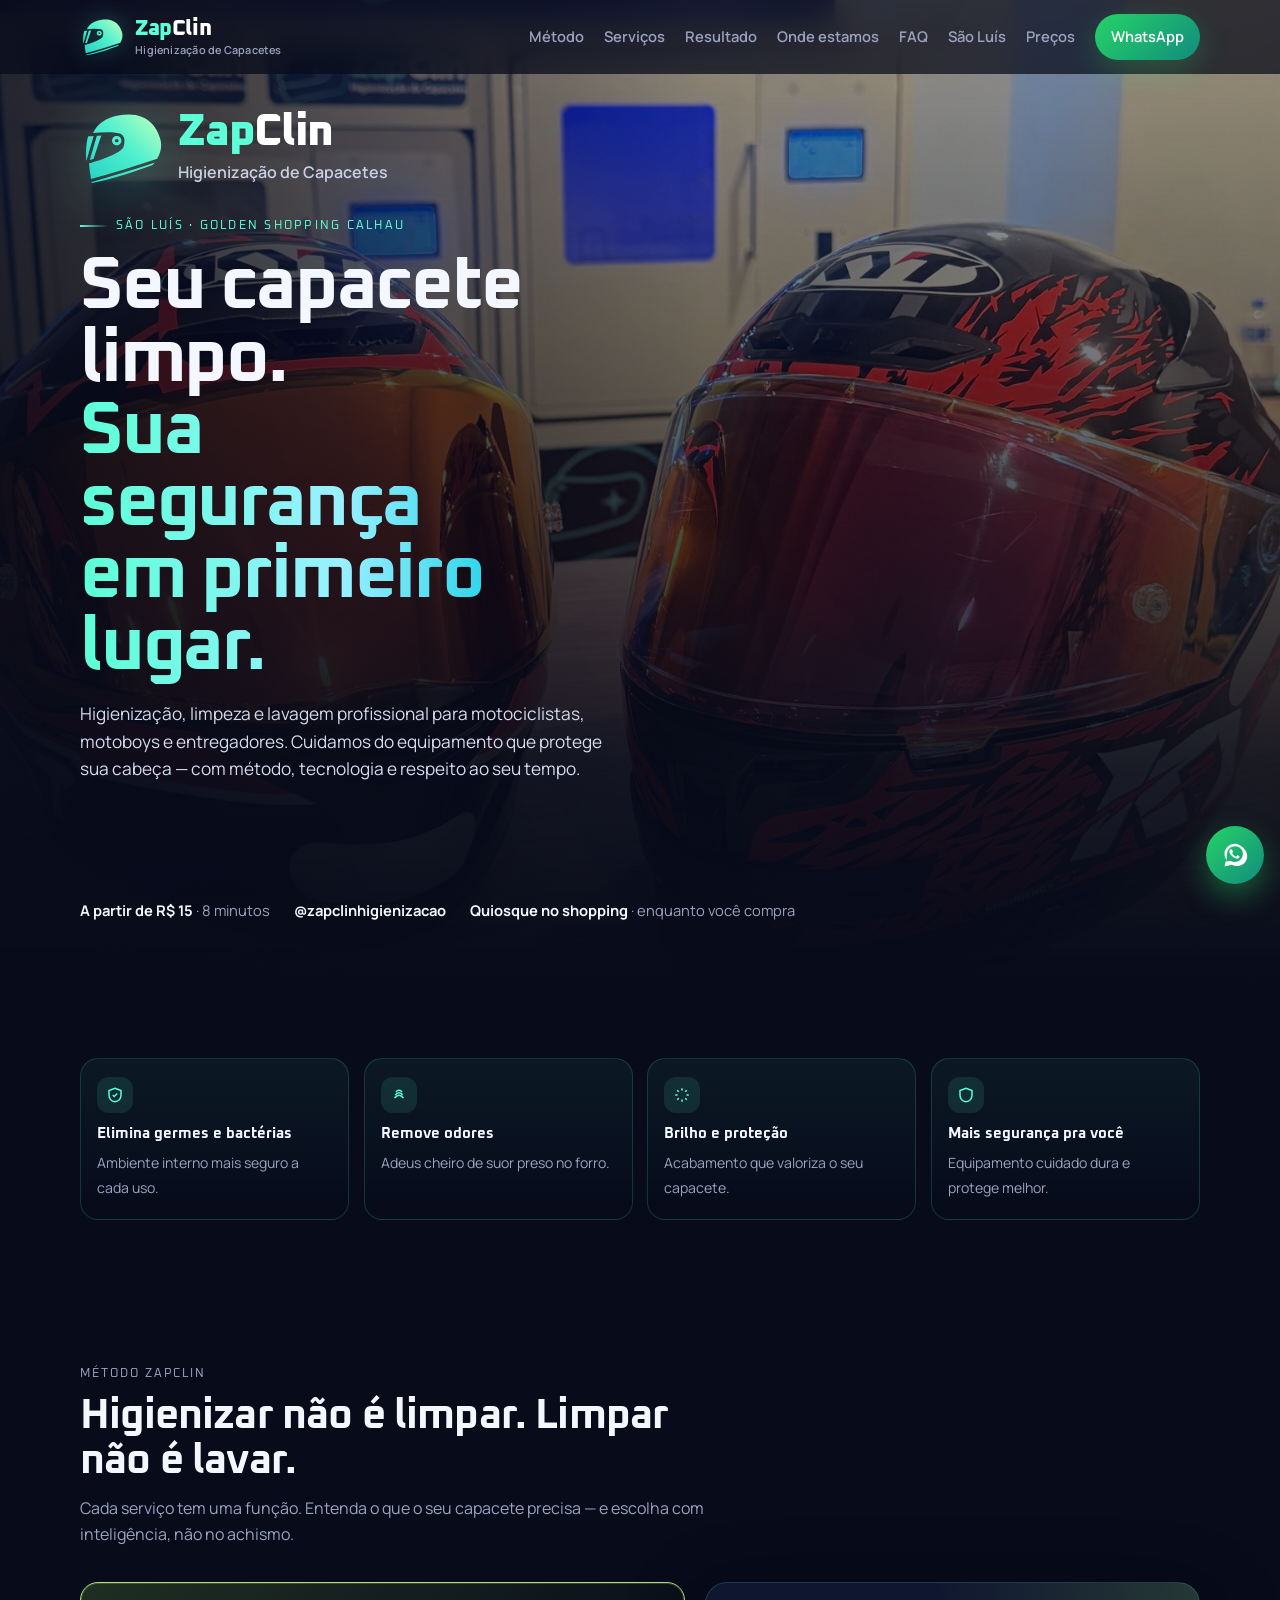
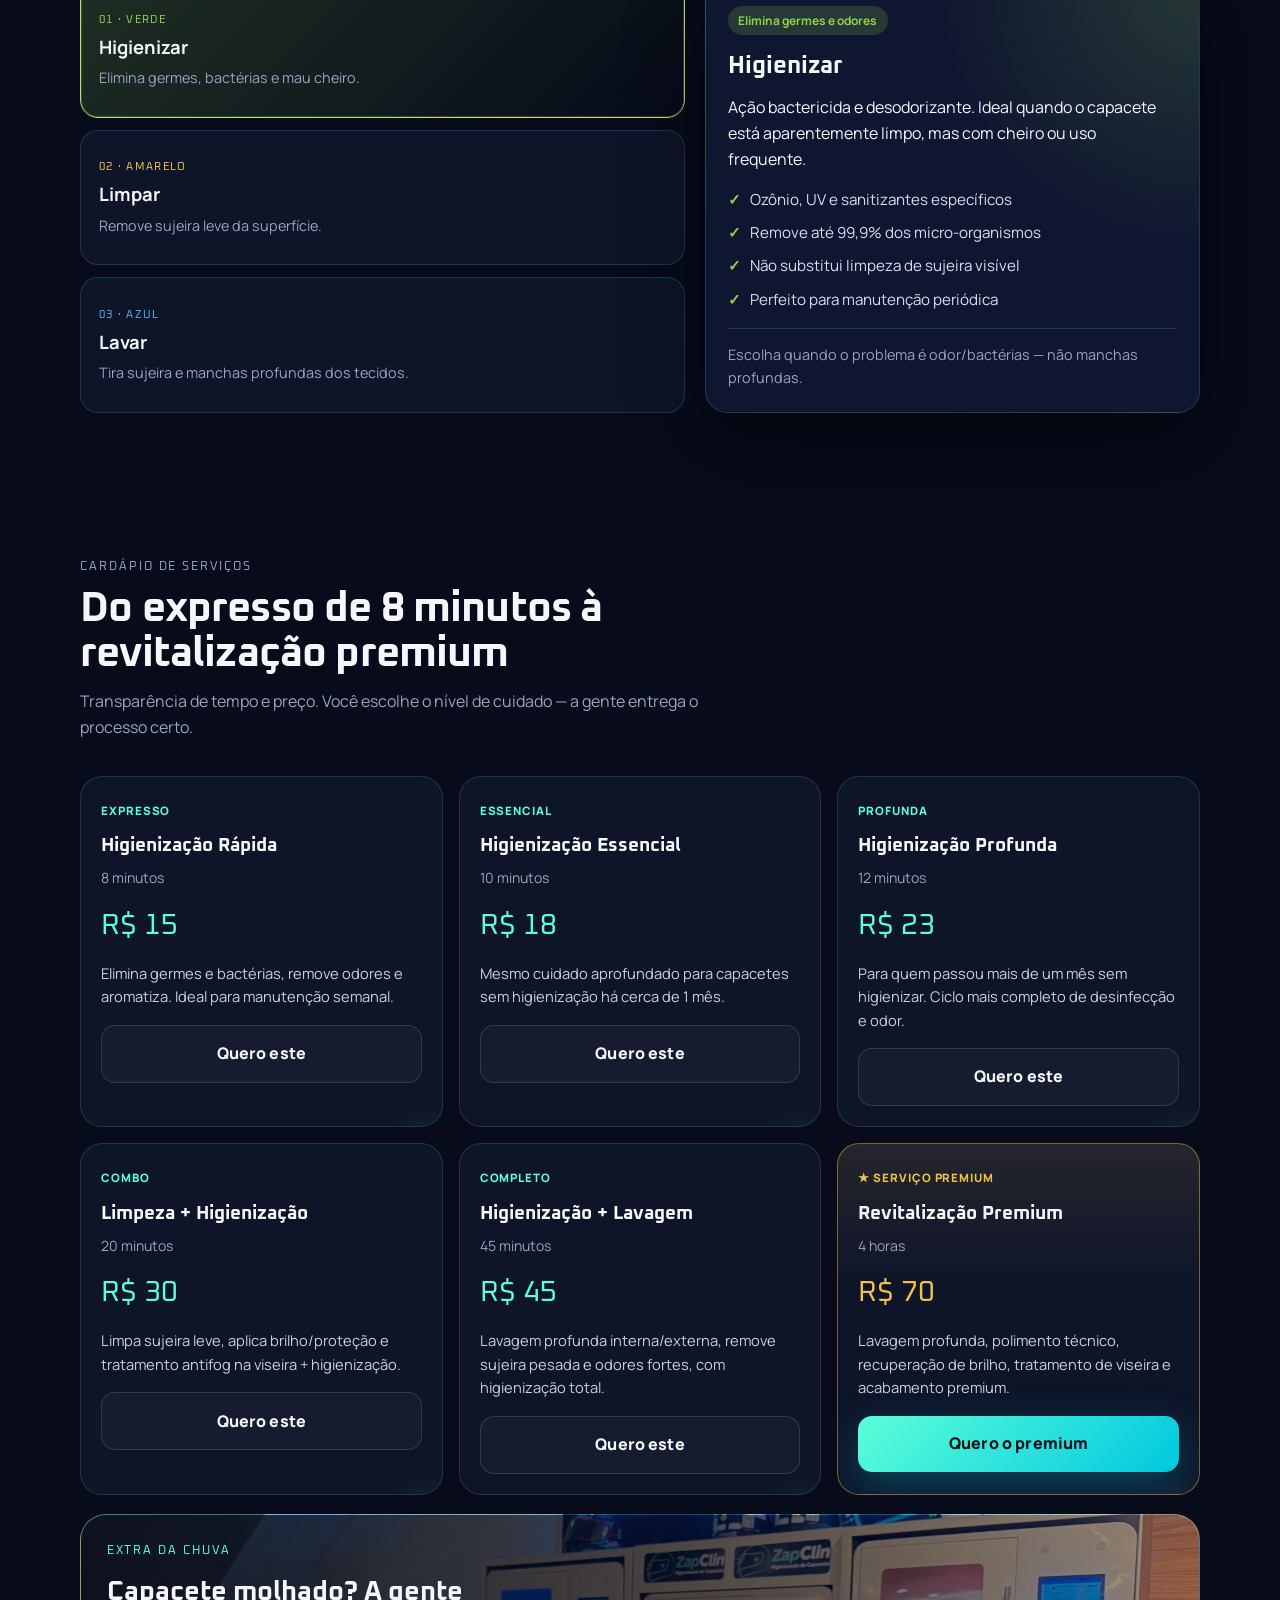
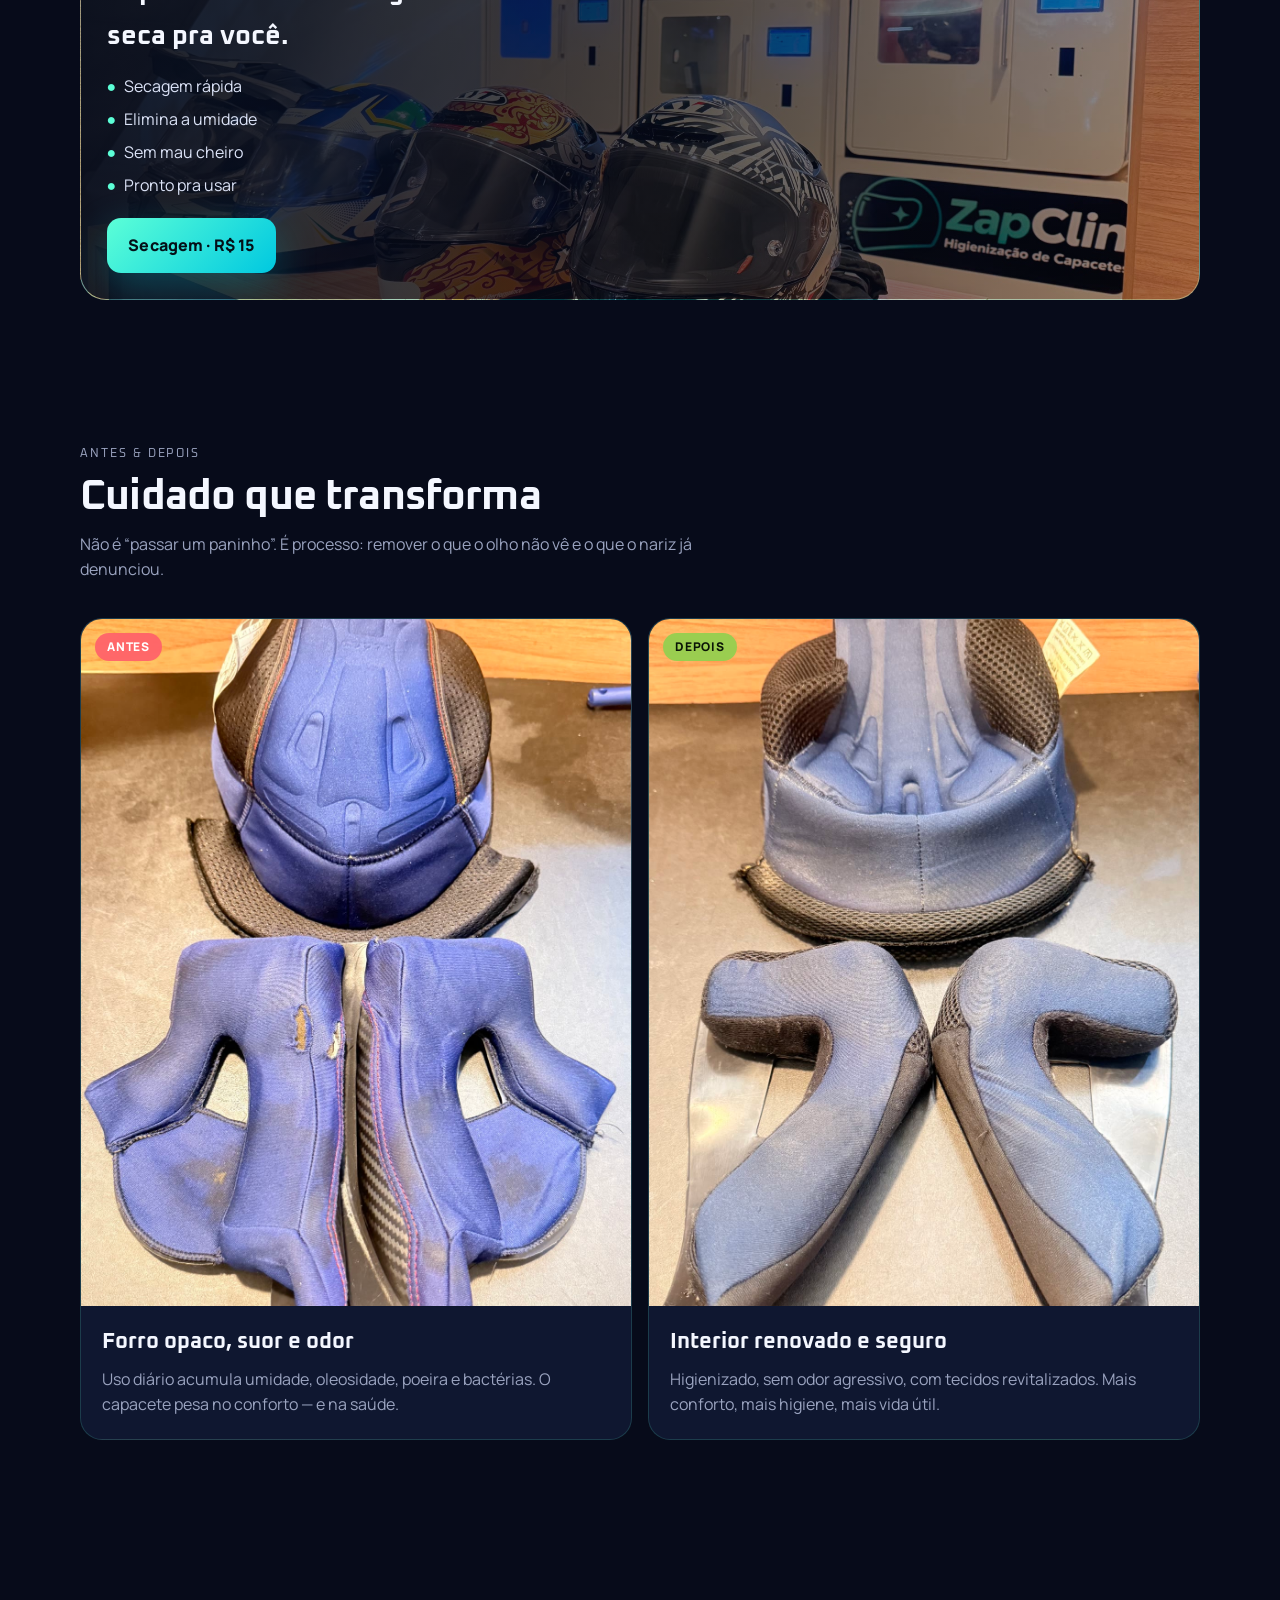
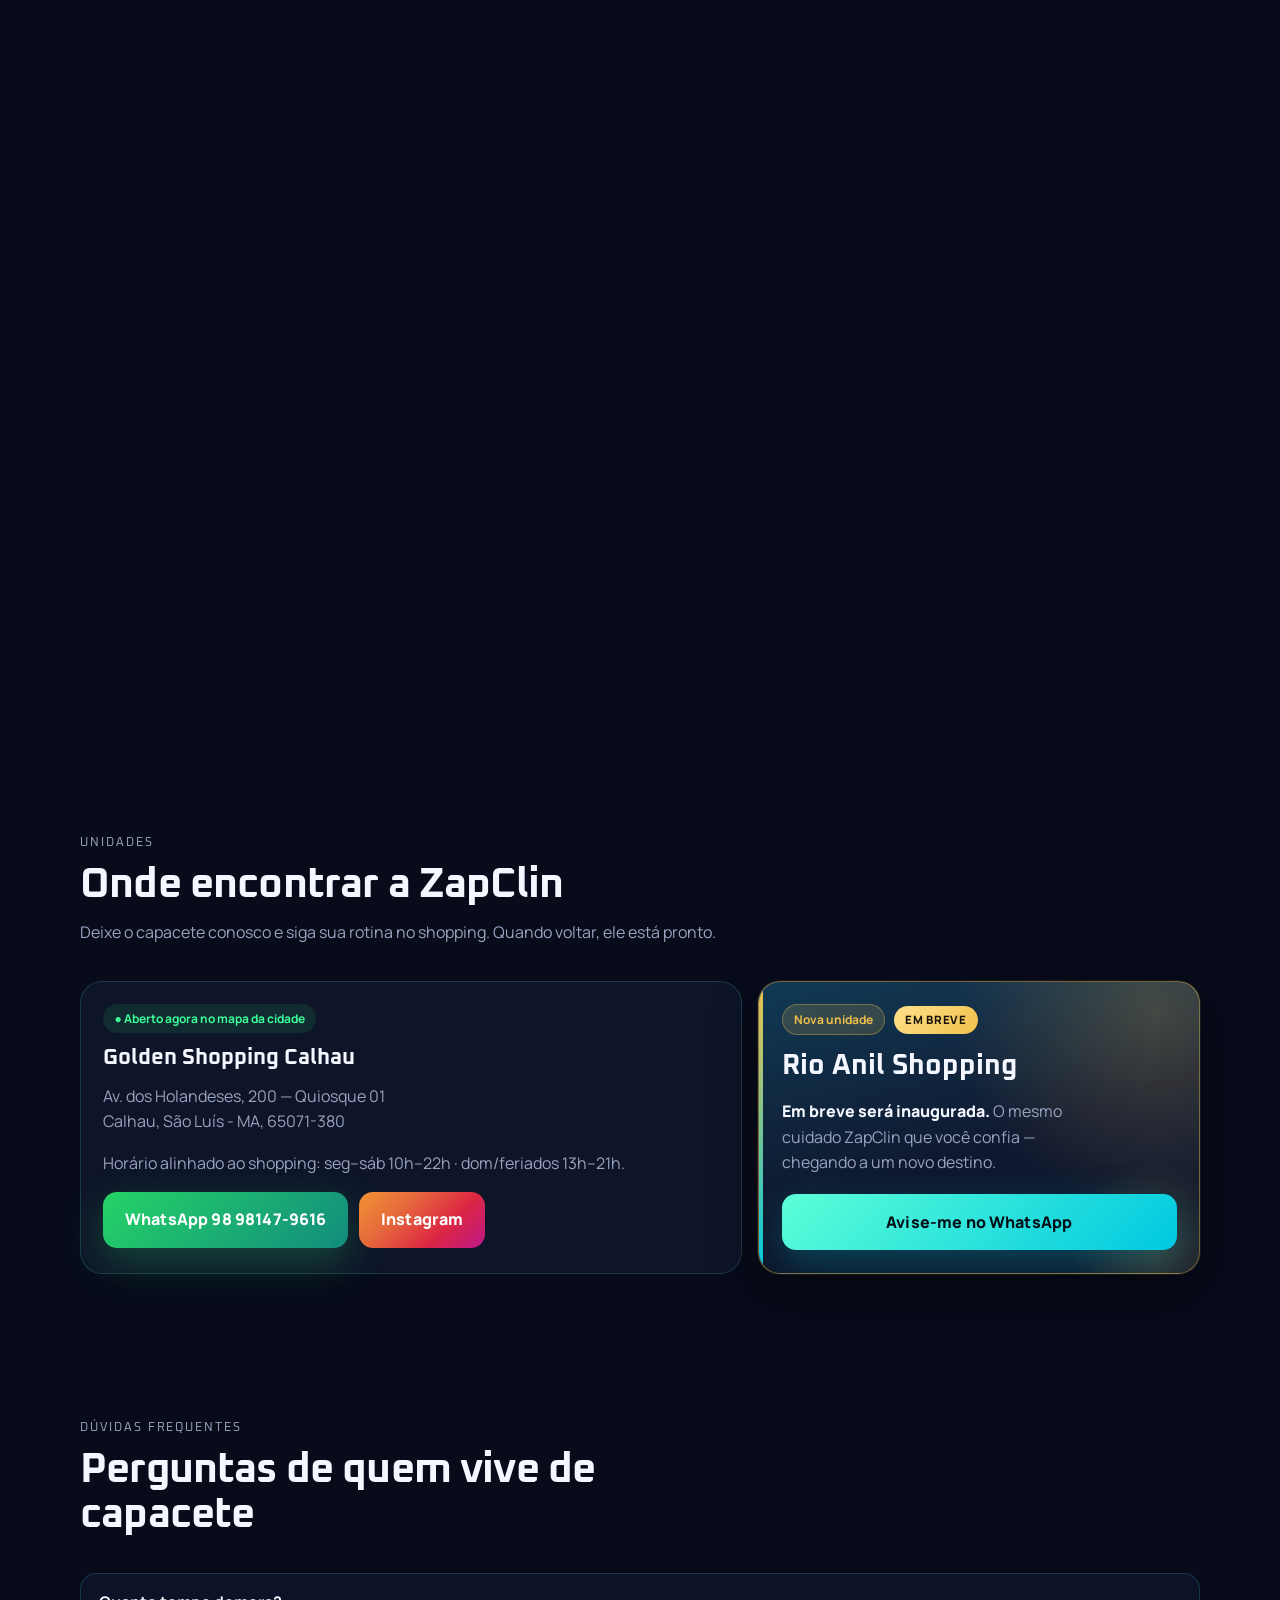
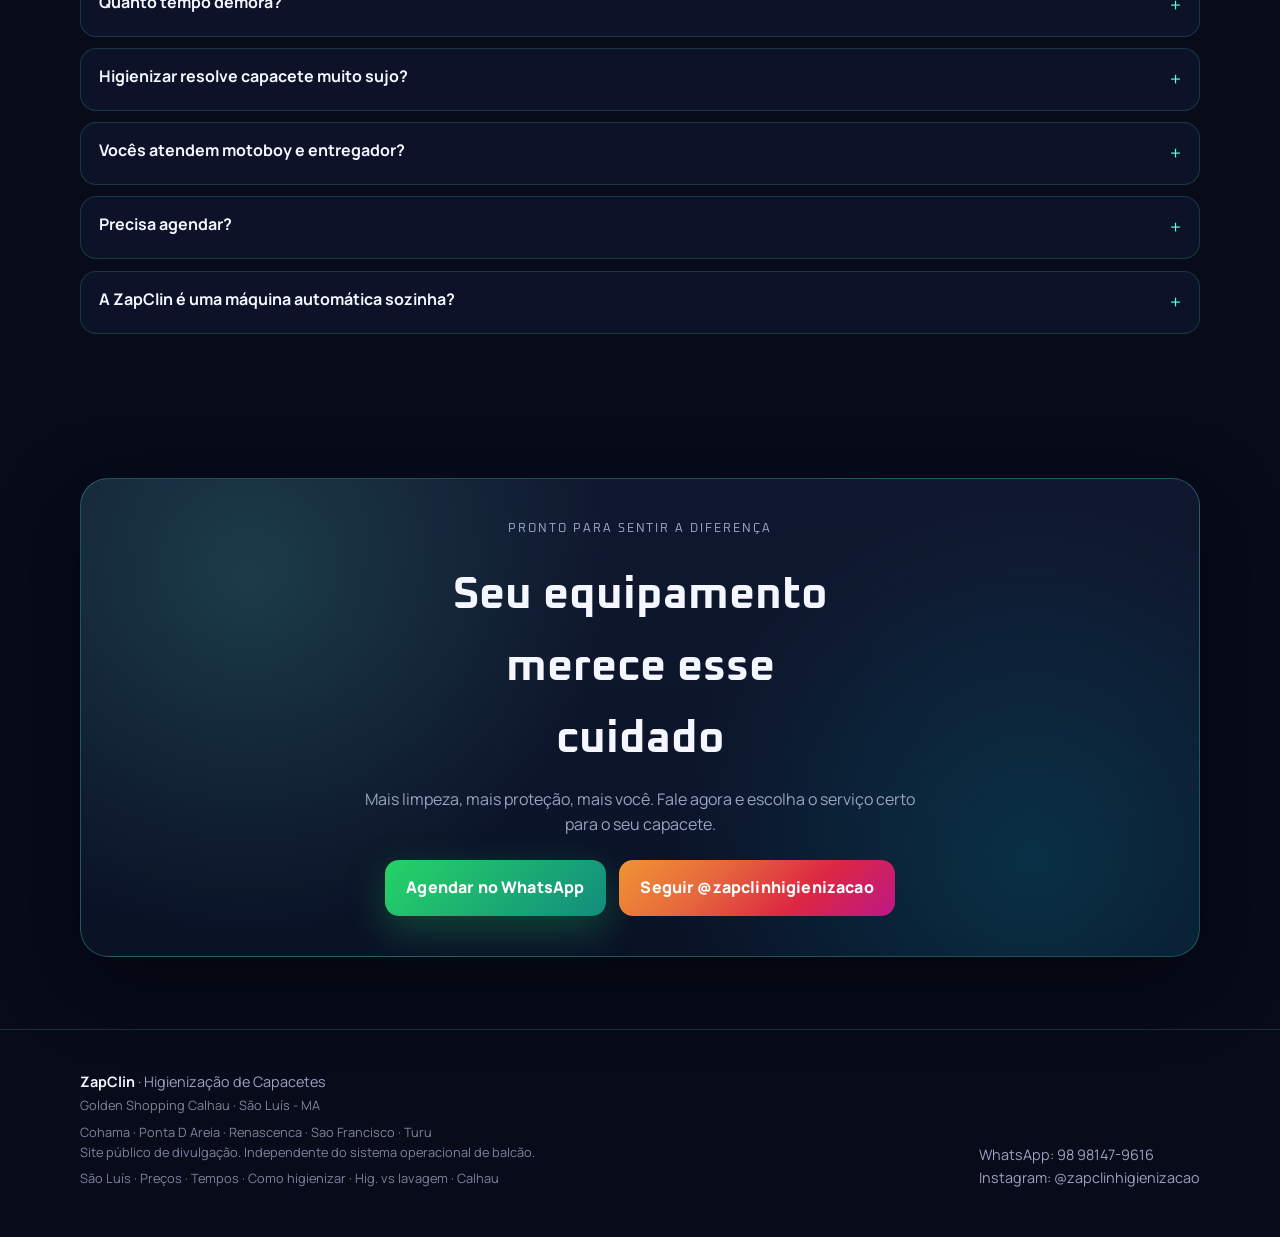
<file: index.html>
<!DOCTYPE html>
<html lang="pt-BR">
<head>
  <meta charset="UTF-8">
  <meta name="viewport" content="width=device-width, initial-scale=1.0">
  <title>ZapClin | Higienização e Limpeza de Capacetes em São Luís</title>
  <meta name="description" content="Higienização profissional de capacetes no Golden Shopping Calhau, São Luís. Elimina germes, odores e sujeira. Serviços de R$15 a R$70. WhatsApp 98 98147-9616.">
  <meta name="keywords" content="higienização de capacete São Luís, limpeza de capacete, lavagem de capacete, capacete moto, motoboy São Luís, Golden Shopping Calhau">
  <meta name="robots" content="index,follow,max-image-preview:large">
  <link rel="canonical" href="https://www.zapclinslz.com/">
  <link rel="me" href="https://www.instagram.com/zapclinhigienizacao/">

  <meta property="og:type" content="website">
  <meta property="og:locale" content="pt_BR">
  <meta property="og:site_name" content="ZapClin">
  <meta property="og:title" content="ZapClin | Higienização de Capacetes em São Luís">
  <meta property="og:description" content="Seu capacete limpo. Sua segurança em primeiro lugar. Higienização, limpeza, lavagem e secagem no Golden Shopping Calhau.">
  <meta property="og:url" content="https://www.zapclinslz.com/">
  <meta property="og:image" content="https://www.zapclinslz.com/assets/hero-loja.jpg">
  <meta property="og:image:alt" content="ZapClin — higienização profissional de capacetes em São Luís">

  <meta name="twitter:card" content="summary_large_image">
  <meta name="twitter:title" content="ZapClin | Higienização de Capacetes">
  <meta name="twitter:description" content="Cuidado profissional para o equipamento que te protege. São Luís - MA.">
  <meta name="twitter:image" content="https://www.zapclinslz.com/assets/hero-loja.jpg">
<meta property="og:type" content="website">
  <meta property="og:locale" content="pt_BR">
  <meta property="og:title" content="ZapClin | Higienização de Capacetes em São Luís">
  <meta property="og:description" content="Seu capacete limpo. Sua segurança em primeiro lugar. Higienização, limpeza, lavagem e secagem no Golden Shopping Calhau.">
  <meta property="og:url" content="https://www.zapclinslz.com/">
  <meta property="og:image" content="https://www.zapclinslz.com/assets/hero-loja.jpg">

  <meta name="twitter:card" content="summary_large_image">
  <meta name="twitter:title" content="ZapClin | Higienização de Capacetes">
  <meta name="twitter:description" content="Cuidado profissional para o equipamento que te protege. São Luís - MA.">
  <meta name="twitter:image" content="https://www.zapclinslz.com/assets/hero-loja.jpg">

  <link rel="icon" href="/assets/favicon-32.png?v=4" type="image/png">
  <link rel="apple-touch-icon" href="/assets/apple-touch-icon.png?v=4">

  <link rel="preconnect" href="https://fonts.googleapis.com">
  <link rel="preconnect" href="https://fonts.gstatic.com" crossorigin>
  <link href="https://fonts.googleapis.com/css2?family=Manrope:wght@400;600;700;800&family=Oxanium:wght@500;700;800&display=swap" rel="stylesheet">
  <link rel="stylesheet" href="/styles.css?v=13">

  <script type="application/ld+json">
{
    "@context": "https://schema.org",
    "@graph": [
      {
        "@type": "WebSite",
        "@id": "https://www.zapclinslz.com/#website",
        "url": "https://www.zapclinslz.com/",
        "name": "ZapClin",
        "inLanguage": "pt-BR",
        "publisher": { "@id": "https://www.zapclinslz.com/#business" }
      },
      {
        "@type": ["LocalBusiness", "Store"],
        "@id": "https://www.zapclinslz.com/#business",
        "name": "ZapClin",
        "alternateName": ["Zap Clin", "ZapClin Higienização de Capacetes"],
        "image": [
          "https://www.zapclinslz.com/assets/hero-loja.jpg",
          "https://www.zapclinslz.com/assets/extra-chuva.jpg"
        ],
        "logo": "https://www.zapclinslz.com/assets/logo-oficial.png",
        "url": "https://www.zapclinslz.com/",
        "telephone": "+5598981479616",
        "email": "diretoria@zapclinslz.com",
        "priceRange": "R$15–R$70",
        "currenciesAccepted": "BRL",
        "paymentAccepted": "Cash, Credit Card, Debit Card, PIX",
        "description": "Higienização, limpeza, lavagem e secagem profissional de capacetes de moto em São Luís — Golden Shopping Calhau.",
        "foundingDate": "2026-03-16",
        "address": {
          "@type": "PostalAddress",
          "streetAddress": "Av. dos Holandeses, 200 — Golden Shopping Calhau, Quiosque 01",
          "addressLocality": "São Luís",
          "addressRegion": "MA",
          "postalCode": "65071-380",
          "addressCountry": "BR"
        },
        "geo": {
          "@type": "GeoCoordinates",
          "latitude": -2.490542,
          "longitude": -44.263533
        },
        "hasMap": "https://maps.google.com/?q=Golden+Shopping+Calhau+S%C3%A3o+Lu%C3%ADs",
        "areaServed": [
          { "@type": "City", "name": "São Luís" },
          { "@type": "AdministrativeArea", "name": "Maranhão" }
        ],
        "sameAs": [
          "https://www.instagram.com/zapclinhigienizacao/",
          "https://www.zapclinslz.com/",
          "https://ribocg-a11y.github.io/zapclin/site/"
        ],
        "openingHoursSpecification": [
          {
            "@type": "OpeningHoursSpecification",
            "dayOfWeek": ["Monday","Tuesday","Wednesday","Thursday","Friday","Saturday"],
            "opens": "10:00",
            "closes": "22:00"
          },
          {
            "@type": "OpeningHoursSpecification",
            "dayOfWeek": "Sunday",
            "opens": "13:00",
            "closes": "21:00"
          }
        ],
        "hasOfferCatalog": {
          "@type": "OfferCatalog",
          "name": "Serviços ZapClin",
          "itemListElement": [
            {
              "@type": "Offer",
              "itemOffered": {
                "@type": "Service",
                "name": "Higienização de capacete",
                "description": "Elimina germes, fungos e odores em ciclo rápido."
              },
              "price": "15.00",
              "priceCurrency": "BRL"
            },
            {
              "@type": "Offer",
              "itemOffered": {
                "@type": "Service",
                "name": "Higienização + Lavagem",
                "description": "Lavagem profunda interna/externa com higienização total."
              },
              "price": "45.00",
              "priceCurrency": "BRL"
            },
            {
              "@type": "Offer",
              "itemOffered": {
                "@type": "Service",
                "name": "Revitalização Premium",
                "description": "Lavagem, polimento, tratamento de viseira e acabamento premium."
              },
              "price": "70.00",
              "priceCurrency": "BRL"
            },
            {
              "@type": "Offer",
              "itemOffered": {
                "@type": "Service",
                "name": "Secagem de capacete",
                "description": "Secagem rápida para capacete molhado pela chuva."
              },
              "price": "15.00",
              "priceCurrency": "BRL"
            }
          ]
        },
        "contactPoint": {
          "@type": "ContactPoint",
          "contactType": "customer service",
          "telephone": "+5598981479616",
          "availableLanguage": ["Portuguese"],
          "areaServed": "BR"
        }
      },
      {
        "@type": "FAQPage",
        "@id": "https://www.zapclinslz.com/#faq",
        "mainEntity": [
          {
            "@type": "Question",
            "name": "Quanto tempo demora?",
            "acceptedAnswer": {
              "@type": "Answer",
              "text": "De 8 minutos (higienização rápida) até 4 horas (revitalização premium). A maioria dos serviços cabe no tempo de uma volta no shopping."
            }
          },
          {
            "@type": "Question",
            "name": "Higienizar resolve capacete muito sujo?",
            "acceptedAnswer": {
              "@type": "Answer",
              "text": "Não sozinho. Higienizar elimina germes e odores. Sujeira e manchas pedem limpeza ou lavagem. Por isso explicamos a diferença — para você não pagar o serviço errado."
            }
          },
          {
            "@type": "Question",
            "name": "Vocês atendem motoboy e entregador?",
            "acceptedAnswer": {
              "@type": "Answer",
              "text": "Sim. É um dos públicos que mais precisa: uso intenso, sol, chuva e pouco tempo. Temos opções rápidas a partir de R$ 15."
            }
          },
          {
            "@type": "Question",
            "name": "Precisa agendar?",
            "acceptedAnswer": {
              "@type": "Answer",
              "text": "Pode chegar no quiosque ou chamar no WhatsApp antes para garantir horário, especialmente em serviços longos como lavagem e premium."
            }
          },
          {
            "@type": "Question",
            "name": "A ZapClin é uma máquina automática sozinha?",
            "acceptedAnswer": {
              "@type": "Answer",
              "text": "Somos um ponto de cuidado profissional com processo, equipamentos e equipe. Não somos só franquia de máquina — somos referência de serviço para quem anda de moto em São Luís."
            }
          }
        ]
      }
    ]
  }
  </script>
</head>
<body>
  <!-- Site público isolado: sem Service Worker, sem API do app, sem links para o PWA operacional. -->
  <div class="bg-grid" aria-hidden="true"></div>

  <header class="nav">
    <div class="wrap nav-inner">
      <a class="brand" href="#topo" aria-label="ZapClin — início">
        <img class="brand-helmet" src="/assets/helmet-icon.svg?v=6" alt="" width="44" height="44">
        <span class="brand-text">
          <span class="brand-name"><span class="zap">Zap</span><span class="clin">Clin</span></span>
          <span class="brand-tag">Higienização de Capacetes</span>
        </span>
      </a>
      <button class="nav-toggle" type="button" aria-label="Abrir menu" aria-expanded="false">
        <span></span>
      </button>
      <nav class="nav-links" aria-label="Seções">
        <a href="#metodo">Método</a>
        <a href="#servicos">Serviços</a>
        <a href="#resultado">Resultado</a>
        <a href="#onde">Onde estamos</a>
        <a href="#faq">FAQ</a>
        <a href="/higienizacao-de-capacetes-sao-luis/">São Luís</a>
        <a href="/preco-higienizacao-capacete-sao-luis/">Preços</a>
        <a class="nav-cta" href="https://wa.me/5598981479616?text=Ol%C3%A1%21%20Quero%20higienizar%20meu%20capacete%20na%20ZapClin." target="_blank" rel="noopener">WhatsApp</a>
      </nav>
    </div>
  </header>

  <main id="topo">
    <section class="hero">
      <div class="hero-media" aria-hidden="true">
        <img src="/assets/hero-loja.jpg" alt="" width="1600" height="1251" fetchpriority="high">
      </div>
      <div class="wrap">
        <div class="hero-brand reveal">
          <img class="hero-helmet" src="/assets/helmet-icon.svg?v=6" alt="" width="88" height="88">
          <div>
            <p class="hero-brand-name"><span class="zap">Zap</span><span class="clin">Clin</span></p>
            <p class="hero-brand-tag">Higienização de Capacetes</p>
          </div>
        </div>
        <p class="hero-kicker reveal reveal-delay-1">São Luís · Golden Shopping Calhau</p>
        <h1 class="reveal reveal-delay-1">Seu capacete limpo.<br><span>Sua segurança em primeiro lugar.</span></h1>
        <p class="hero-lead reveal reveal-delay-2">
          Higienização, limpeza e lavagem profissional para motociclistas, motoboys e entregadores.
          Cuidamos do equipamento que protege sua cabeça — com método, tecnologia e respeito ao seu tempo.
        </p>
        <div class="hero-actions reveal reveal-delay-3">
          <a class="btn btn-wa" href="https://wa.me/5598981479616?text=Ol%C3%A1%21%20Quero%20higienizar%20meu%20capacete%20na%20ZapClin." target="_blank" rel="noopener">Chamar no WhatsApp</a>
          <a class="btn btn-ghost" href="#servicos">Ver serviços e preços</a>
        </div>
        <div class="hero-meta reveal reveal-delay-3">
          <span><strong>A partir de R$ 15</strong> · 8 minutos</span>
          <span><strong>@zapclinhigienizacao</strong></span>
          <span><strong>Quiosque no shopping</strong> · enquanto você compra</span>
        </div>
      </div>
    </section>

    <section aria-label="Benefícios">
      <div class="wrap">
        <div class="pill-row">
          <article class="pill reveal">
            <div class="pill-icon" aria-hidden="true">
              <svg width="18" height="18" viewBox="0 0 24 24" fill="none" stroke="currentColor" stroke-width="2"><path d="M12 3l8 3v6c0 5-3.5 8.5-8 9-4.5-.5-8-4-8-9V6l8-3z"/><path d="M9 12l2 2 4-4"/></svg>
            </div>
            <strong>Elimina germes e bactérias</strong>
            <span>Ambiente interno mais seguro a cada uso.</span>
          </article>
          <article class="pill reveal reveal-delay-1">
            <div class="pill-icon" aria-hidden="true">
              <svg width="18" height="18" viewBox="0 0 24 24" fill="none" stroke="currentColor" stroke-width="2"><path d="M8 8c2-3 6-3 8 0M7 12c3-4 7-4 10 0M6 16c4-5 8-5 12 0"/></svg>
            </div>
            <strong>Remove odores</strong>
            <span>Adeus cheiro de suor preso no forro.</span>
          </article>
          <article class="pill reveal reveal-delay-2">
            <div class="pill-icon" aria-hidden="true">
              <svg width="18" height="18" viewBox="0 0 24 24" fill="none" stroke="currentColor" stroke-width="2"><path d="M12 3v3M12 18v3M3 12h3M18 12h3M5.6 5.6l2.1 2.1M16.3 16.3l2.1 2.1M5.6 18.4l2.1-2.1M16.3 7.7l2.1-2.1"/></svg>
            </div>
            <strong>Brilho e proteção</strong>
            <span>Acabamento que valoriza o seu capacete.</span>
          </article>
          <article class="pill reveal reveal-delay-3">
            <div class="pill-icon" aria-hidden="true">
              <svg width="18" height="18" viewBox="0 0 24 24" fill="none" stroke="currentColor" stroke-width="2"><path d="M12 3l8 3v6c0 5-3.5 8.5-8 9-4.5-.5-8-4-8-9V6l8-3z"/></svg>
            </div>
            <strong>Mais segurança pra você</strong>
            <span>Equipamento cuidado dura e protege melhor.</span>
          </article>
        </div>
      </div>
    </section>

    <section id="metodo">
      <div class="wrap">
        <div class="section-head reveal">
          <p class="eyebrow">Método ZapClin</p>
          <h2>Higienizar não é limpar. Limpar não é lavar.</h2>
          <p>Cada serviço tem uma função. Entenda o que o seu capacete precisa — e escolha com inteligência, não no achismo.</p>
        </div>

        <div class="edu-grid">
          <div class="edu-tabs reveal" role="tablist" aria-label="Tipos de serviço">
            <button class="edu-tab active" type="button" data-edu="higienizar" data-tone="green" role="tab">
              <small>01 · Verde</small>
              <strong>Higienizar</strong>
              <p>Elimina germes, bactérias e mau cheiro.</p>
            </button>
            <button class="edu-tab" type="button" data-edu="limpar" data-tone="gold" role="tab">
              <small>02 · Amarelo</small>
              <strong>Limpar</strong>
              <p>Remove sujeira leve da superfície.</p>
            </button>
            <button class="edu-tab" type="button" data-edu="lavar" data-tone="blue" role="tab">
              <small>03 · Azul</small>
              <strong>Lavar</strong>
              <p>Tira sujeira e manchas profundas dos tecidos.</p>
            </button>
          </div>

          <aside class="edu-panel reveal reveal-delay-1" data-tone="green">
            <div class="tag" data-edu-tag>Elimina germes e odores</div>
            <h3 data-edu-title>Higienizar</h3>
            <p data-edu-lead>Ação bactericida e desodorizante para uso frequente.</p>
            <ul data-edu-list></ul>
            <p class="edu-note" data-edu-note></p>
          </aside>
        </div>
      </div>
    </section>

    <section id="servicos">
      <div class="wrap">
        <div class="section-head reveal">
          <p class="eyebrow">Cardápio de serviços</p>
          <h2>Do expresso de 8 minutos à revitalização premium</h2>
          <p>Transparência de tempo e preço. Você escolhe o nível de cuidado — a gente entrega o processo certo.</p>
        </div>

        <div class="services-grid">
          <article class="service reveal">
            <div class="badge">Expresso</div>
            <h3>Higienização Rápida</h3>
            <p class="time">8 minutos</p>
            <div class="price">R$ 15</div>
            <p>Elimina germes e bactérias, remove odores e aromatiza. Ideal para manutenção semanal.</p>
            <a class="btn btn-ghost" style="margin-top:1rem;width:100%" data-wa-service="Higienização Rápida (R$15 / 8min)" href="https://wa.me/5598981479616" target="_blank" rel="noopener">Quero este</a>
          </article>

          <article class="service reveal reveal-delay-1">
            <div class="badge">Essencial</div>
            <h3>Higienização Essencial</h3>
            <p class="time">10 minutos</p>
            <div class="price">R$ 18</div>
            <p>Mesmo cuidado aprofundado para capacetes sem higienização há cerca de 1 mês.</p>
            <a class="btn btn-ghost" style="margin-top:1rem;width:100%" data-wa-service="Higienização Essencial (R$18 / 10min)" href="https://wa.me/5598981479616" target="_blank" rel="noopener">Quero este</a>
          </article>

          <article class="service reveal reveal-delay-2">
            <div class="badge">Profunda</div>
            <h3>Higienização Profunda</h3>
            <p class="time">12 minutos</p>
            <div class="price">R$ 23</div>
            <p>Para quem passou mais de um mês sem higienizar. Ciclo mais completo de desinfecção e odor.</p>
            <a class="btn btn-ghost" style="margin-top:1rem;width:100%" data-wa-service="Higienização Profunda (R$23 / 12min)" href="https://wa.me/5598981479616" target="_blank" rel="noopener">Quero este</a>
          </article>

          <article class="service reveal">
            <div class="badge">Combo</div>
            <h3>Limpeza + Higienização</h3>
            <p class="time">20 minutos</p>
            <div class="price">R$ 30</div>
            <p>Limpa sujeira leve, aplica brilho/proteção e tratamento antifog na viseira + higienização.</p>
            <a class="btn btn-ghost" style="margin-top:1rem;width:100%" data-wa-service="Limpeza + Higienização (R$30 / 20min)" href="https://wa.me/5598981479616" target="_blank" rel="noopener">Quero este</a>
          </article>

          <article class="service reveal reveal-delay-1">
            <div class="badge">Completo</div>
            <h3>Higienização + Lavagem</h3>
            <p class="time">45 minutos</p>
            <div class="price">R$ 45</div>
            <p>Lavagem profunda interna/externa, remove sujeira pesada e odores fortes, com higienização total.</p>
            <a class="btn btn-ghost" style="margin-top:1rem;width:100%" data-wa-service="Higienização + Lavagem (R$45 / 45min)" href="https://wa.me/5598981479616" target="_blank" rel="noopener">Quero este</a>
          </article>

          <article class="service premium reveal reveal-delay-2">
            <div class="badge">★ Serviço premium</div>
            <h3>Revitalização Premium</h3>
            <p class="time">4 horas</p>
            <div class="price">R$ 70</div>
            <p>Lavagem profunda, polimento técnico, recuperação de brilho, tratamento de viseira e acabamento premium.</p>
            <a class="btn btn-primary" style="margin-top:1rem;width:100%" data-wa-service="Revitalização Premium (R$70 / 4h)" href="https://wa.me/5598981479616" target="_blank" rel="noopener">Quero o premium</a>
          </article>
        </div>

        <div class="feature-band reveal">
          <div class="inner">
            <p class="eyebrow">Extra da chuva</p>
            <h3>Capacete molhado? A gente seca pra você.</h3>
            <ul>
              <li>Secagem rápida</li>
              <li>Elimina a umidade</li>
              <li>Sem mau cheiro</li>
              <li>Pronto pra usar</li>
            </ul>
            <a class="btn btn-primary" data-wa-service="Secagem de capacete (R$15)" href="https://wa.me/5598981479616" target="_blank" rel="noopener">Secagem · R$ 15</a>
          </div>
        </div>
      </div>
    </section>

    <section id="resultado">
      <div class="wrap">
        <div class="section-head reveal">
          <p class="eyebrow">Antes &amp; depois</p>
          <h2>Cuidado que transforma</h2>
          <p>Não é “passar um paninho”. É processo: remover o que o olho não vê e o que o nariz já denunciou.</p>
        </div>
        <div class="compare">
          <article class="compare-card antes reveal">
            <div class="compare-media">
              <img src="/assets/antes-forro.jpg" alt="Antes: forro do capacete sujo, manchado e rasgado" width="1200" height="2133" loading="lazy">
              <span class="label">ANTES</span>
            </div>
            <div class="compare-body">
              <h3>Forro opaco, suor e odor</h3>
              <p>Uso diário acumula umidade, oleosidade, poeira e bactérias. O capacete pesa no conforto — e na saúde.</p>
            </div>
          </article>
          <article class="compare-card depois reveal reveal-delay-1">
            <div class="compare-media">
              <img src="/assets/depois-forro.jpg" alt="Depois: forro do capacete limpo e revitalizado pela ZapClin" width="1200" height="2133" loading="lazy">
              <span class="label">DEPOIS</span>
            </div>
            <div class="compare-body">
              <h3>Interior renovado e seguro</h3>
              <p>Higienizado, sem odor agressivo, com tecidos revitalizados. Mais conforto, mais higiene, mais vida útil.</p>
            </div>
          </article>
        </div>
        <div class="compare compare-depois-row">
          <article class="compare-card depois reveal">
            <div class="compare-media">
              <img src="/assets/depois-forro-2.jpg" alt="Depois 02: outro ângulo dos forros higienizados pela ZapClin" width="1200" height="2133" loading="lazy">
              <span class="label">DEPOIS 02</span>
            </div>
            <div class="compare-body">
              <h3>Resultado que aparece e se sente</h3>
              <p>Forros limpos, sem sujeira acumulada e prontos para voltar à estrada com mais higiene e conforto.</p>
            </div>
          </article>
        </div>
      </div>
    </section>

    <section id="onde">
      <div class="wrap">
        <div class="section-head reveal">
          <p class="eyebrow">Unidades</p>
          <h2>Onde encontrar a ZapClin</h2>
          <p>Deixe o capacete conosco e siga sua rotina no shopping. Quando voltar, ele está pronto.</p>
        </div>
        <div class="loc-grid">
          <article class="loc-card reveal">
            <span class="chip chip-live">● Aberto agora no mapa da cidade</span>
            <h3>Golden Shopping Calhau</h3>
            <address>
              Av. dos Holandeses, 200 — Quiosque 01<br>
              Calhau, São Luís - MA, 65071-380
            </address>
            <p style="color:var(--muted);margin-bottom:1rem">Horário alinhado ao shopping: seg–sáb 10h–22h · dom/feriados 13h–21h.</p>
            <div style="display:flex;flex-wrap:wrap;gap:.7rem">
              <a class="btn btn-wa" href="https://wa.me/5598981479616?text=Ol%C3%A1%21%20Estou%20indo%20ao%20Golden%20Shopping%20Calhau." target="_blank" rel="noopener">WhatsApp 98 98147-9616</a>
              <a class="btn btn-insta" href="https://www.instagram.com/zapclinhigienizacao/" target="_blank" rel="noopener">Instagram</a>
            </div>
          </article>
          <article class="soon-card reveal reveal-delay-1">
            <div class="soon-top">
              <span class="chip chip-soon">Nova unidade</span>
              <span class="soon-flag">Em breve</span>
            </div>
            <h3>Rio Anil Shopping</h3>
            <p class="soon-lead"><strong>Em breve será inaugurada.</strong> O mesmo cuidado ZapClin que você confia — chegando a um novo destino.</p>
            <a class="btn btn-primary" href="https://wa.me/5598981479616?text=Quero%20ser%20avisado%20quando%20a%20unidade%20do%20Rio%20Anil%20Shopping%20for%20inaugurada." target="_blank" rel="noopener">Avise-me no WhatsApp</a>
          </article>
        </div>
      </div>
    </section>

    <section id="faq">
      <div class="wrap">
        <div class="section-head reveal">
          <p class="eyebrow">Dúvidas frequentes</p>
          <h2>Perguntas de quem vive de capacete</h2>
        </div>
        <div class="faq reveal">
          <details>
            <summary>Quanto tempo demora?</summary>
            <p>De 8 minutos (higienização rápida) até 4 horas (revitalização premium). A maioria dos serviços cabe no tempo de uma volta no shopping.</p>
          </details>
          <details>
            <summary>Higienizar resolve capacete muito sujo?</summary>
            <p>Não sozinho. Higienizar elimina germes e odores. Sujeira e manchas pedem limpeza ou lavagem. Por isso explicamos a diferença — para você não pagar o serviço errado.</p>
          </details>
          <details>
            <summary>Vocês atendem motoboy e entregador?</summary>
            <p>Sim. É um dos públicos que mais precisa: uso intenso, sol, chuva e pouco tempo. Temos opções rápidas a partir de R$ 15.</p>
          </details>
          <details>
            <summary>Precisa agendar?</summary>
            <p>Pode chegar no quiosque ou chamar no WhatsApp antes para garantir horário, especialmente em serviços longos como lavagem e premium.</p>
          </details>
          <details>
            <summary>A ZapClin é uma máquina automática sozinha?</summary>
            <p>Somos um ponto de cuidado profissional com processo, equipamentos e equipe. Não somos só “franquia de máquina” — somos referência de serviço para quem anda de moto em São Luís.</p>
          </details>
        </div>
      </div>
    </section>

    <section>
      <div class="wrap">
        <div class="cta reveal">
          <p class="eyebrow">Pronto para sentir a diferença</p>
          <h2>Seu equipamento merece esse cuidado</h2>
          <p>Mais limpeza, mais proteção, mais você. Fale agora e escolha o serviço certo para o seu capacete.</p>
          <div class="cta-actions">
            <a class="btn btn-wa" href="https://wa.me/5598981479616?text=Ol%C3%A1%21%20Quero%20agendar%20minha%20higieniza%C3%A7%C3%A3o%20na%20ZapClin." target="_blank" rel="noopener">Agendar no WhatsApp</a>
            <a class="btn btn-insta" href="https://www.instagram.com/zapclinhigienizacao/" target="_blank" rel="noopener">Seguir @zapclinhigienizacao</a>
          </div>
        </div>
      </div>
    </section>
  </main>

  <footer class="footer">
    <div class="wrap footer-inner">
      <div>
        <strong>ZapClin</strong> · Higienização de Capacetes<br>
        <span class="tiny">Golden Shopping Calhau · São Luís - MA</span>
        <p class="tiny"><span class="seo-local-links"><a href="/higienizacao-capacete-cohama-sao-luis/">Cohama</a> · <a href="/higienizacao-capacete-ponta-d-areia-sao-luis/">Ponta D Areia</a> · <a href="/higienizacao-capacete-renascenca-sao-luis/">Renascenca</a> · <a href="/higienizacao-capacete-sao-francisco-sao-luis/">Sao Francisco</a> · <a href="/higienizacao-capacete-turu-sao-luis/">Turu</a></span><br>Site público de divulgação. Independente do sistema operacional de balcão.</p>
        <p class="tiny">
          <a href="/higienizacao-de-capacetes-sao-luis/">São Luís</a> ·
          <a href="/preco-higienizacao-capacete-sao-luis/">Preços</a> ·
          <a href="/quanto-tempo-higienizar-capacete/">Tempos</a> ·
          <a href="/como-higienizar-capacete/">Como higienizar</a> ·
          <a href="/higienizacao-vs-lavagem-capacete/">Hig. vs lavagem</a> ·
          <a href="/higienizacao-capacete-calhau-golden-shopping/">Calhau</a>
        </p>
      </div>
      <div>
        <div>WhatsApp: 98 98147-9616</div>
        <div>Instagram: @zapclinhigienizacao</div>
      </div>
    </div>
  </footer>

  <a class="floating-wa" href="https://wa.me/5598981479616?text=Ol%C3%A1%21%20Quero%20higienizar%20meu%20capacete%20na%20ZapClin." target="_blank" rel="noopener" aria-label="Abrir WhatsApp">
    <svg viewBox="0 0 32 32" aria-hidden="true"><path d="M16 3C9.4 3 4 8.2 4 14.6c0 2.3.7 4.5 1.9 6.4L4 29l8.3-1.8c1.8.9 3.7 1.4 5.7 1.4 6.6 0 12-5.2 12-11.6S22.6 3 16 3zm0 21.1c-1.8 0-3.5-.5-5-1.3l-.4-.2-4.9 1.1 1.1-4.7-.2-.4A9 9 0 0 1 7 14.6C7 9.9 11 6 16 6s9 3.9 9 8.6-4 9.5-9 9.5zm5-6.8c-.3-.1-1.6-.8-1.9-.9-.3-.1-.5-.1-.7.2-.2.3-.8.9-.9 1.1-.2.2-.3.2-.6.1-.3-.1-1.3-.5-2.4-1.5-.9-.8-1.5-1.8-1.7-2.1-.2-.3 0-.5.1-.6.1-.1.3-.3.4-.5.1-.2.2-.3.3-.5.1-.2 0-.4 0-.5 0-.1-.7-1.7-.9-2.3-.3-.6-.5-.5-.7-.5h-.6c-.2 0-.5.1-.8.4-.3.3-1 1-1 2.4s1 2.8 1.2 3c.2.2 2 3.1 4.9 4.3 1.8.8 2.5.8 3.4.7.5-.1 1.6-.6 1.8-1.3.2-.6.2-1.2.2-1.3 0-.1-.2-.2-.5-.3z"/></svg>
  </a>

  <script src="/main.js?v=13" defer></script>
</body>
</html>
</file>
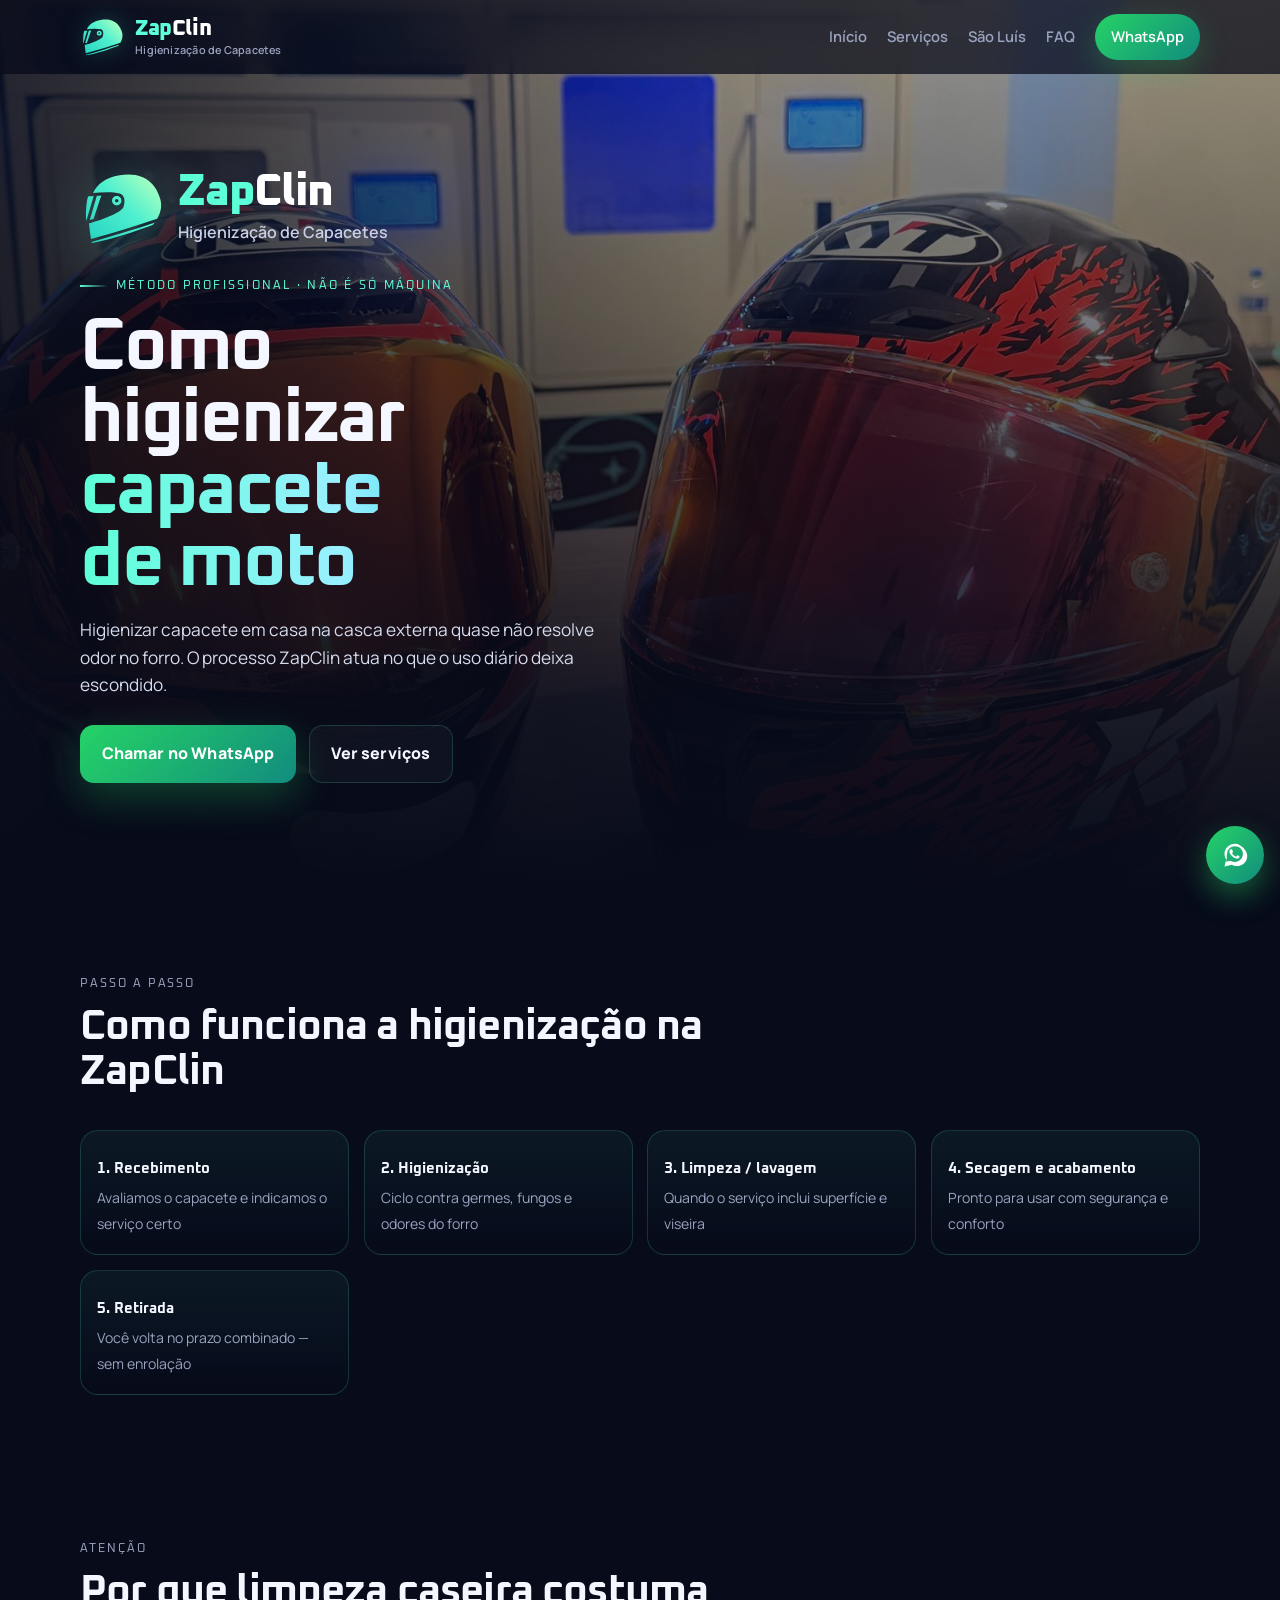
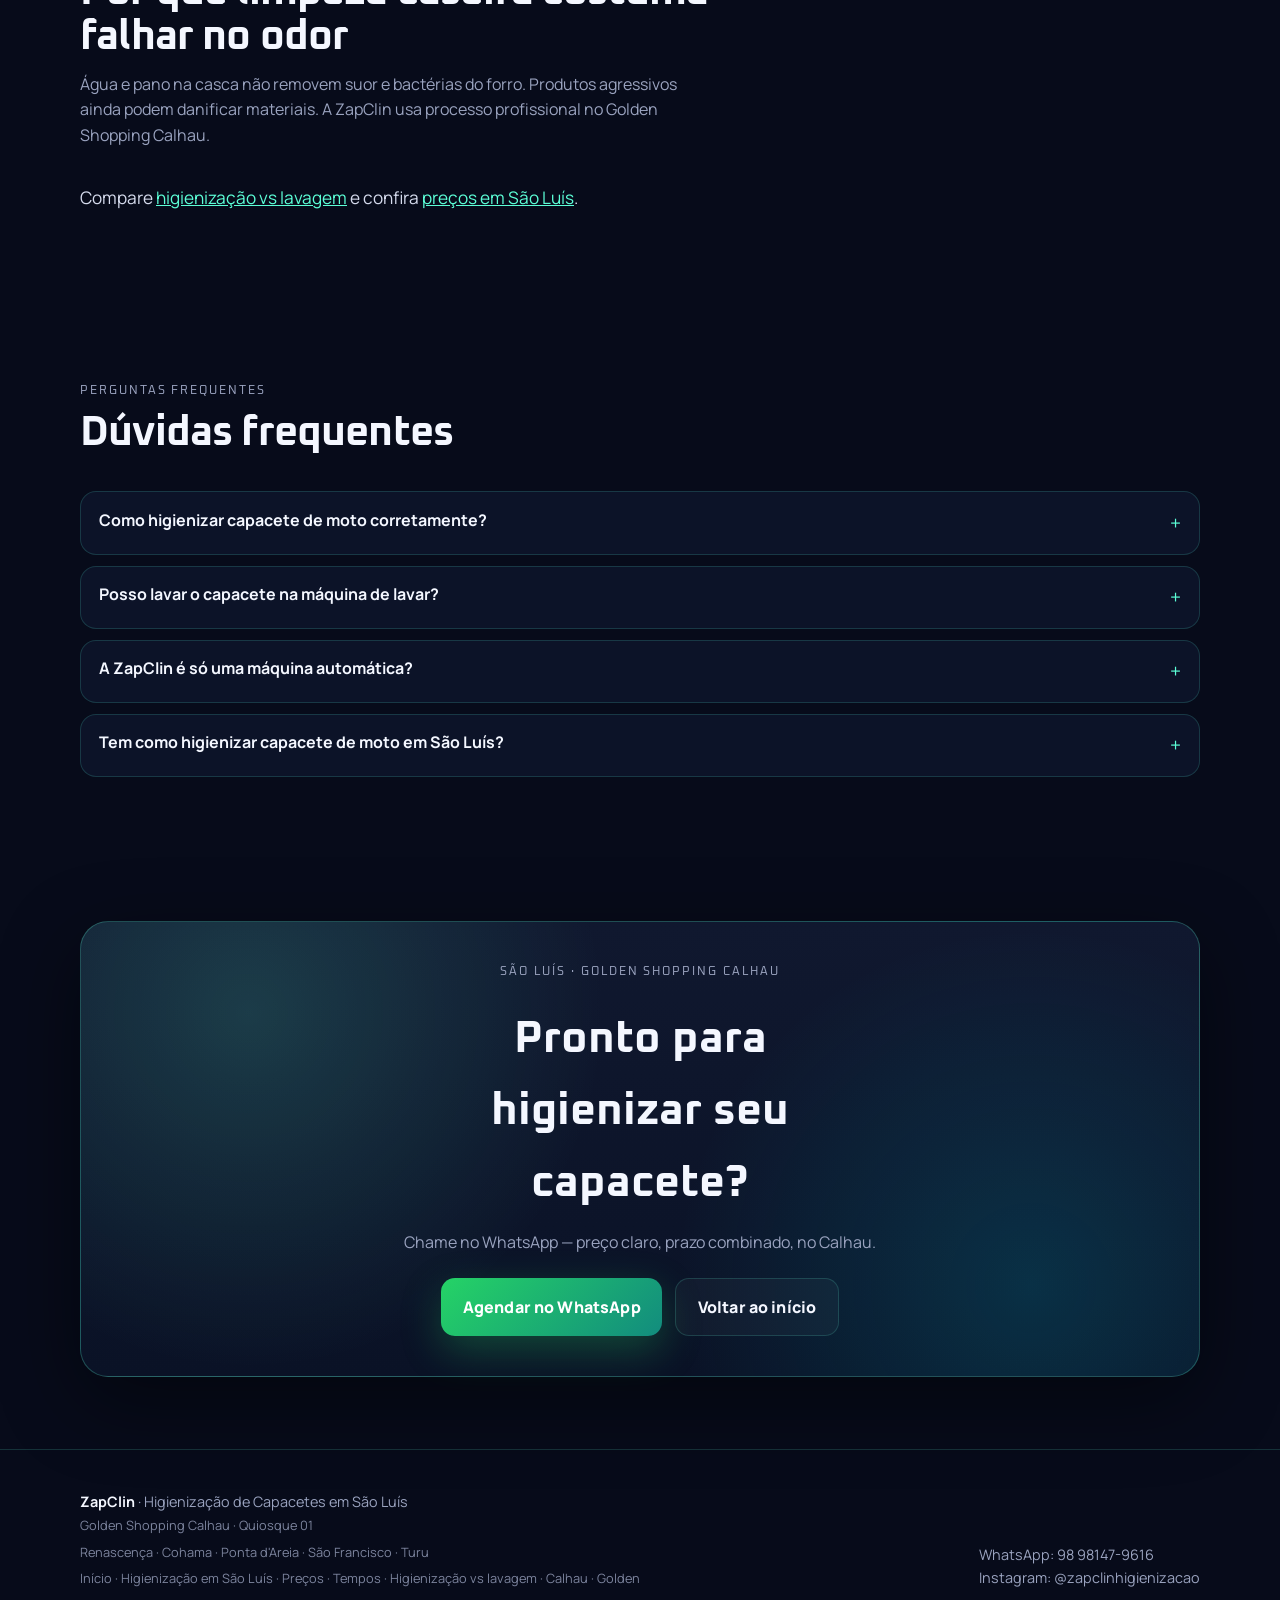
<file: como-higienizar-capacete/index.html>
<!DOCTYPE html>
<html lang="pt-BR">
<head>
  <meta charset="UTF-8">
  <meta name="viewport" content="width=device-width, initial-scale=1.0">
  <title>Como Higienizar Capacete de Moto | Processo ZapClin São Luís</title>
  <meta name="description" content="Como higienizar capacete de moto em São Luís: processo ZapClin passo a passo (recebimento, higienização, secagem/acabamento e retirada). Golden Shopping Calhau.">
  <meta name="robots" content="index,follow,max-image-preview:large">
  <link rel="canonical" href="https://www.zapclinslz.com/como-higienizar-capacete/">
  <link rel="me" href="https://www.instagram.com/zapclinhigienizacao/">

  <meta property="og:type" content="website">
  <meta property="og:locale" content="pt_BR">
  <meta property="og:site_name" content="ZapClin">
  <meta property="og:title" content="Como higienizar capacete | ZapClin São Luís">
  <meta property="og:description" content="Como higienizar capacete de moto em São Luís: processo ZapClin passo a passo (recebimento, higienização, secagem/acabamento e retirada). Golden Shopping Calhau.">
  <meta property="og:url" content="https://www.zapclinslz.com/como-higienizar-capacete/">
  <meta property="og:image" content="https://www.zapclinslz.com/assets/hero-loja.jpg">
  <meta property="og:image:alt" content="ZapClin — higienização profissional de capacetes em São Luís">

  <meta name="twitter:card" content="summary_large_image">
  <meta name="twitter:title" content="Como higienizar capacete | ZapClin São Luís">
  <meta name="twitter:description" content="Como higienizar capacete de moto em São Luís: processo ZapClin passo a passo (recebimento, higienização, secagem/acabamento e retirada). Golden Shopping Calhau.">
  <meta name="twitter:image" content="https://www.zapclinslz.com/assets/hero-loja.jpg">

  <link rel="icon" href="/assets/favicon-32.png?v=4" type="image/png">
  <link rel="apple-touch-icon" href="/assets/apple-touch-icon.png?v=4">

  <link rel="preconnect" href="https://fonts.googleapis.com">
  <link rel="preconnect" href="https://fonts.gstatic.com" crossorigin>
  <link href="https://fonts.googleapis.com/css2?family=Manrope:wght@400;600;700;800&family=Oxanium:wght@500;700;800&display=swap" rel="stylesheet">
  <link rel="stylesheet" href="/styles.css?v=15">

  <script type="application/ld+json">
  {
  "@context": "https://schema.org",
  "@graph": [
    {
      "@type": "BreadcrumbList",
      "@id": "https://www.zapclinslz.com/como-higienizar-capacete#breadcrumb",
      "itemListElement": [
        {
          "@type": "ListItem",
          "position": 1,
          "name": "Início",
          "item": "https://www.zapclinslz.com/"
        },
        {
          "@type": "ListItem",
          "position": 2,
          "name": "Como higienizar",
          "item": "https://www.zapclinslz.com/como-higienizar-capacete/"
        }
      ]
    },
    {
      "@type": "HowTo",
      "@id": "https://www.zapclinslz.com/como-higienizar-capacete#howto",
      "name": "Como higienizar capacete de moto na ZapClin",
      "description": "Como higienizar capacete de moto em São Luís: processo ZapClin passo a passo (recebimento, higienização, secagem/acabamento e retirada). Golden Shopping Calhau.",
      "totalTime": "PT12M",
      "estimatedCost": {
        "@type": "MonetaryAmount",
        "currency": "BRL",
        "value": "15"
      },
      "step": [
        {
          "@type": "HowToStep",
          "position": 1,
          "name": "Recebimento",
          "text": "Avaliação do capacete e indicação do serviço."
        },
        {
          "@type": "HowToStep",
          "position": 2,
          "name": "Higienização",
          "text": "Ciclo profissional contra germes, fungos e odores."
        },
        {
          "@type": "HowToStep",
          "position": 3,
          "name": "Limpeza ou lavagem",
          "text": "Conforme o serviço escolhido (superfície, viseira ou lavagem completa)."
        },
        {
          "@type": "HowToStep",
          "position": 4,
          "name": "Secagem e acabamento",
          "text": "Finalização para uso seguro e confortável."
        },
        {
          "@type": "HowToStep",
          "position": 5,
          "name": "Retirada",
          "text": "Cliente retira no prazo combinado no Golden Shopping Calhau."
        }
      ],
      "provider": {
        "@type": [
          "LocalBusiness",
          "Store"
        ],
        "name": "ZapClin",
        "url": "https://www.zapclinslz.com/",
        "telephone": "+5598981479616",
        "image": "https://www.zapclinslz.com/assets/hero-loja.jpg",
        "address": {
          "@type": "PostalAddress",
          "streetAddress": "Av. dos Holandeses, 200 — Golden Shopping Calhau, Quiosque 01",
          "addressLocality": "São Luís",
          "addressRegion": "MA",
          "postalCode": "65071-380",
          "addressCountry": "BR"
        },
        "geo": {
          "@type": "GeoCoordinates",
          "latitude": -2.490542,
          "longitude": -44.263533
        }
      }
    },
    {
      "@type": "FAQPage",
      "@id": "https://www.zapclinslz.com/como-higienizar-capacete#faq",
      "mainEntity": [
        {
          "@type": "Question",
          "name": "Como higienizar capacete de moto corretamente?",
          "acceptedAnswer": {
            "@type": "Answer",
            "text": "O ideal é processo profissional: avaliação, ciclo de higienização do forro, limpeza/lavagem se necessário, secagem e retirada. Em São Luís, a ZapClin faz isso no Golden Shopping Calhau."
          }
        },
        {
          "@type": "Question",
          "name": "Posso lavar o capacete na máquina de lavar?",
          "acceptedAnswer": {
            "@type": "Answer",
            "text": "Não recomendamos. Risco de danificar casca, forro, espumas e selos. Use serviço especializado."
          }
        },
        {
          "@type": "Question",
          "name": "A ZapClin é só uma máquina automática?",
          "acceptedAnswer": {
            "@type": "Answer",
            "text": "Não. É um ponto de cuidado com processo, equipamentos e equipe — não self-service genérico."
          }
        },
        {
          "@type": "Question",
          "name": "Tem como higienizar capacete de moto em São Luís?",
          "acceptedAnswer": {
            "@type": "Answer",
            "text": "Sim. ZapClin — Quiosque 01, Golden Shopping Calhau, Av. dos Holandeses, 200. WhatsApp (98) 98147-9616."
          }
        }
      ]
    }
  ]
}
  </script>
</head>
<body>
  <div class="bg-grid" aria-hidden="true"></div>

  <header class="nav">
    <div class="wrap nav-inner">
      <a class="brand" href="/" aria-label="ZapClin — início">
        <img class="brand-helmet" src="/assets/helmet-icon.svg?v=6" alt="" width="44" height="44">
        <span class="brand-text">
          <span class="brand-name"><span class="zap">Zap</span><span class="clin">Clin</span></span>
          <span class="brand-tag">Higienização de Capacetes</span>
        </span>
      </a>
      <button class="nav-toggle" type="button" aria-label="Abrir menu" aria-expanded="false">
        <span></span>
      </button>
      <nav class="nav-links" aria-label="Seções">
        <a href="/">Início</a>
        <a href="/#servicos">Serviços</a>
        <a href="/higienizacao-de-capacetes-sao-luis/">São Luís</a>
        <a href="#faq">FAQ</a>
        <a class="nav-cta" href="https://wa.me/5598981479616?text=Ol%C3%A1%21%20Quero%20higienizar%20meu%20capacete%20em%20S%C3%A3o%20Lu%C3%ADs." target="_blank" rel="noopener">WhatsApp</a>
      </nav>
    </div>
  </header>

  <main id="topo">
    <section class="hero">
      <div class="hero-media" aria-hidden="true">
        <img src="/assets/hero-loja.jpg" alt="" width="1600" height="1251" fetchpriority="high">
      </div>
      <div class="wrap">
        <div class="hero-brand reveal">
          <img class="hero-helmet" src="/assets/helmet-icon.svg?v=6" alt="" width="88" height="88">
          <div>
            <p class="hero-brand-name"><span class="zap">Zap</span><span class="clin">Clin</span></p>
            <p class="hero-brand-tag">Higienização de Capacetes</p>
          </div>
        </div>
        <p class="hero-kicker reveal reveal-delay-1">Método profissional · não é só máquina</p>
        <h1 class="reveal reveal-delay-1">Como higienizar<br><span>capacete de moto</span></h1>
        <p class="hero-lead reveal reveal-delay-2">Higienizar capacete em casa na casca externa quase não resolve odor no forro. O processo ZapClin atua no que o uso diário deixa escondido.</p>
        <div class="hero-actions reveal reveal-delay-3">
          <a class="btn btn-wa" href="https://wa.me/5598981479616?text=Ol%C3%A1%21%20Quero%20higienizar%20meu%20capacete%20em%20S%C3%A3o%20Lu%C3%ADs." target="_blank" rel="noopener">Chamar no WhatsApp</a>
          <a class="btn btn-ghost" href="/#servicos">Ver serviços</a>
        </div>
        <div class="hero-meta reveal reveal-delay-3">
          <span><strong>A partir de R$ 15</strong> · 8 minutos</span>
          <span><strong>Quiosque 01</strong> · Golden Shopping Calhau</span>
          <span><strong>(98) 98147-9616</strong></span>
        </div>
      </div>
    </section>


    <section aria-label="Processo">
      <div class="wrap">
        <div class="section-head reveal">
          <p class="eyebrow">Passo a passo</p>
          <h2>Como funciona a higienização na ZapClin</h2>
        </div>
        <div class="pill-row">
          <article class="pill reveal"><strong>1. Recebimento</strong><span>Avaliamos o capacete e indicamos o serviço certo</span></article>
          <article class="pill reveal reveal-delay-1"><strong>2. Higienização</strong><span>Ciclo contra germes, fungos e odores do forro</span></article>
          <article class="pill reveal reveal-delay-2"><strong>3. Limpeza / lavagem</strong><span>Quando o serviço inclui superfície e viseira</span></article>
          <article class="pill reveal reveal-delay-3"><strong>4. Secagem e acabamento</strong><span>Pronto para usar com segurança e conforto</span></article>
          <article class="pill reveal"><strong>5. Retirada</strong><span>Você volta no prazo combinado — sem enrolação</span></article>
        </div>
      </div>
    </section>
    <section aria-label="Casa vs profissional">
      <div class="wrap">
        <div class="section-head reveal">
          <p class="eyebrow">Atenção</p>
          <h2>Por que limpeza caseira costuma falhar no odor</h2>
          <p>Água e pano na casca não removem suor e bactérias do forro. Produtos agressivos ainda podem danificar materiais. A ZapClin usa processo profissional no Golden Shopping Calhau.</p>
        </div>
        <p class="hero-lead reveal" style="max-width:40rem">
          Compare <a href="/higienizacao-vs-lavagem-capacete/" style="color:var(--cyan);text-decoration:underline">higienização vs lavagem</a>
          e confira <a href="/preco-higienizacao-capacete-sao-luis/" style="color:var(--cyan);text-decoration:underline">preços em São Luís</a>.
        </p>
      </div>
    </section>


    <section id="faq">
      <div class="wrap">
        <div class="section-head reveal">
          <p class="eyebrow">Perguntas frequentes</p>
          <h2>Dúvidas frequentes</h2>
        </div>
        <div class="faq reveal">
          <details>
            <summary>Como higienizar capacete de moto corretamente?</summary>
            <p>O ideal é processo profissional: avaliação, ciclo de higienização do forro, limpeza/lavagem se necessário, secagem e retirada. Em São Luís, a ZapClin faz isso no Golden Shopping Calhau.</p>
          </details>
          <details>
            <summary>Posso lavar o capacete na máquina de lavar?</summary>
            <p>Não recomendamos. Risco de danificar casca, forro, espumas e selos. Use serviço especializado.</p>
          </details>
          <details>
            <summary>A ZapClin é só uma máquina automática?</summary>
            <p>Não. É um ponto de cuidado com processo, equipamentos e equipe — não self-service genérico.</p>
          </details>
          <details>
            <summary>Tem como higienizar capacete de moto em São Luís?</summary>
            <p>Sim. ZapClin — Quiosque 01, Golden Shopping Calhau, Av. dos Holandeses, 200. WhatsApp (98) 98147-9616.</p>
          </details>
        </div>
      </div>
    </section>

    <section>
      <div class="wrap">
        <div class="cta reveal">
          <p class="eyebrow">São Luís · Golden Shopping Calhau</p>
          <h2>Pronto para higienizar seu capacete?</h2>
          <p>Chame no WhatsApp — preço claro, prazo combinado, no Calhau.</p>
          <div class="cta-actions">
            <a class="btn btn-wa" href="https://wa.me/5598981479616?text=Ol%C3%A1%21%20Quero%20higienizar%20meu%20capacete%20em%20S%C3%A3o%20Lu%C3%ADs." target="_blank" rel="noopener">Agendar no WhatsApp</a>
            <a class="btn btn-ghost" href="/">Voltar ao início</a>
          </div>
        </div>
      </div>
    </section>
  </main>

  <footer class="footer">
    <div class="wrap footer-inner">
      <div>
        <strong>ZapClin</strong> · Higienização de Capacetes em São Luís<br>
        <span class="tiny">Golden Shopping Calhau · Quiosque 01</span>
        <p class="tiny"><span class="seo-local-links"><a href="/higienizacao-capacete-renascenca-sao-luis/">Renascença</a> · <a href="/higienizacao-capacete-cohama-sao-luis/">Cohama</a> · <a href="/higienizacao-capacete-ponta-d-areia-sao-luis/">Ponta d'Areia</a> · <a href="/higienizacao-capacete-sao-francisco-sao-luis/">São Francisco</a> · <a href="/higienizacao-capacete-turu-sao-luis/">Turu</a></span></p>
        <p class="tiny"><a href="/">Início</a> · <a href="/higienizacao-de-capacetes-sao-luis/">Higienização em São Luís</a> · <a href="/preco-higienizacao-capacete-sao-luis/">Preços</a> · <a href="/quanto-tempo-higienizar-capacete/">Tempos</a> · <a href="/higienizacao-vs-lavagem-capacete/">Higienização vs lavagem</a> · <a href="/higienizacao-capacete-calhau-golden-shopping/">Calhau · Golden</a></p>
      </div>
      <div>
        <div>WhatsApp: 98 98147-9616</div>
        <div>Instagram: @zapclinhigienizacao</div>
      </div>
    </div>
  </footer>

  <a class="floating-wa" href="https://wa.me/5598981479616?text=Ol%C3%A1%21%20Quero%20higienizar%20meu%20capacete%20em%20S%C3%A3o%20Lu%C3%ADs." target="_blank" rel="noopener" aria-label="Abrir WhatsApp">
    <svg viewBox="0 0 32 32" aria-hidden="true"><path d="M16 3C9.4 3 4 8.2 4 14.6c0 2.3.7 4.5 1.9 6.4L4 29l8.3-1.8c1.8.9 3.7 1.4 5.7 1.4 6.6 0 12-5.2 12-11.6S22.6 3 16 3zm0 21.1c-1.8 0-3.5-.5-5-1.3l-.4-.2-4.9 1.1 1.1-4.7-.2-.4A9 9 0 0 1 7 14.6C7 9.9 11 6 16 6s9 3.9 9 8.6-4 9.5-9 9.5zm5-6.8c-.3-.1-1.6-.8-1.9-.9-.3-.1-.5-.1-.7.2-.2.3-.8.9-.9 1.1-.2.2-.3.2-.6.1-.3-.1-1.3-.5-2.4-1.5-.9-.8-1.5-1.8-1.7-2.1-.2-.3 0-.5.1-.6.1-.1.3-.3.4-.5.1-.2.2-.3.3-.5.1-.2 0-.4 0-.5 0-.1-.7-1.7-.9-2.3-.3-.6-.5-.5-.7-.5h-.6c-.2 0-.5.1-.8.4-.3.3-1 1-1 2.4s1 2.8 1.2 3c.2.2 2 3.1 4.9 4.3 1.8.8 2.5.8 3.4.7.5-.1 1.6-.6 1.8-1.3.2-.6.2-1.2.2-1.3 0-.1-.2-.2-.5-.3z"/></svg>
  </a>

  <script src="/main.js?v=15" defer></script>
</body>
</html>
</file>
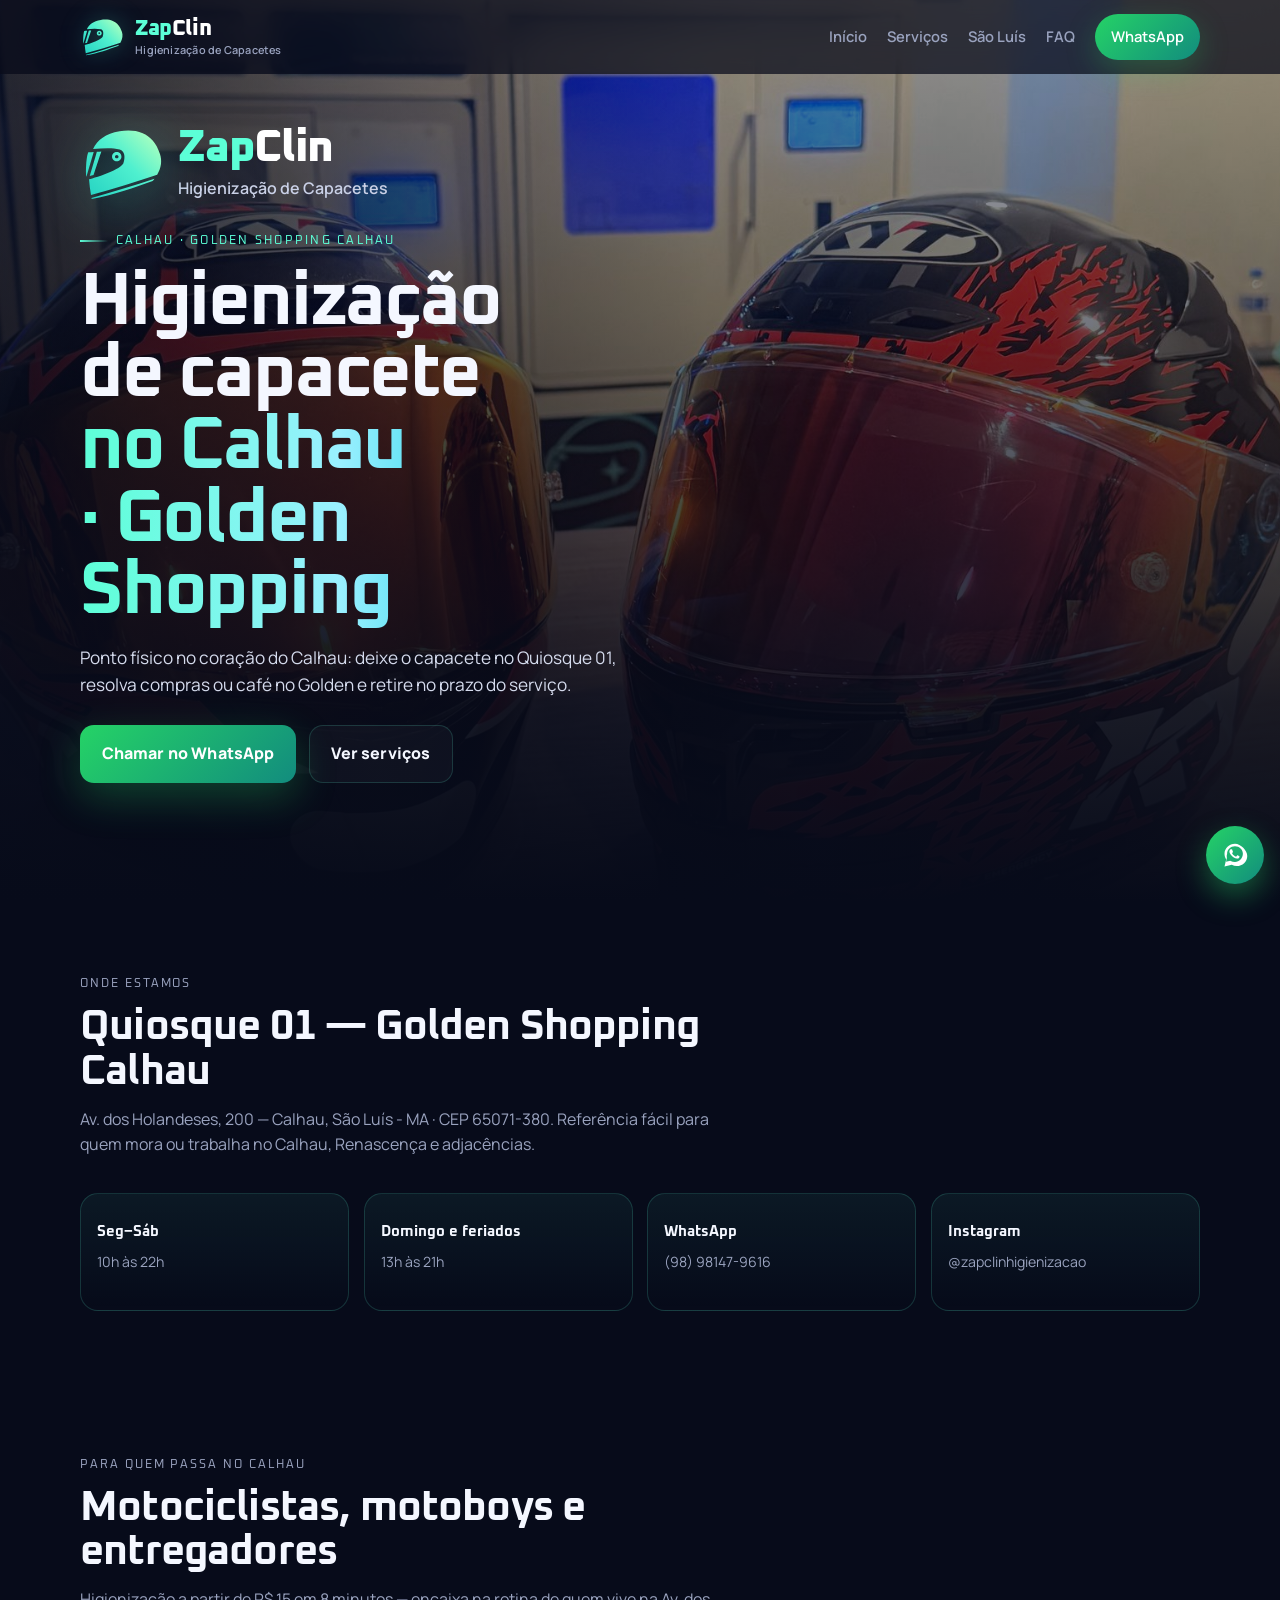
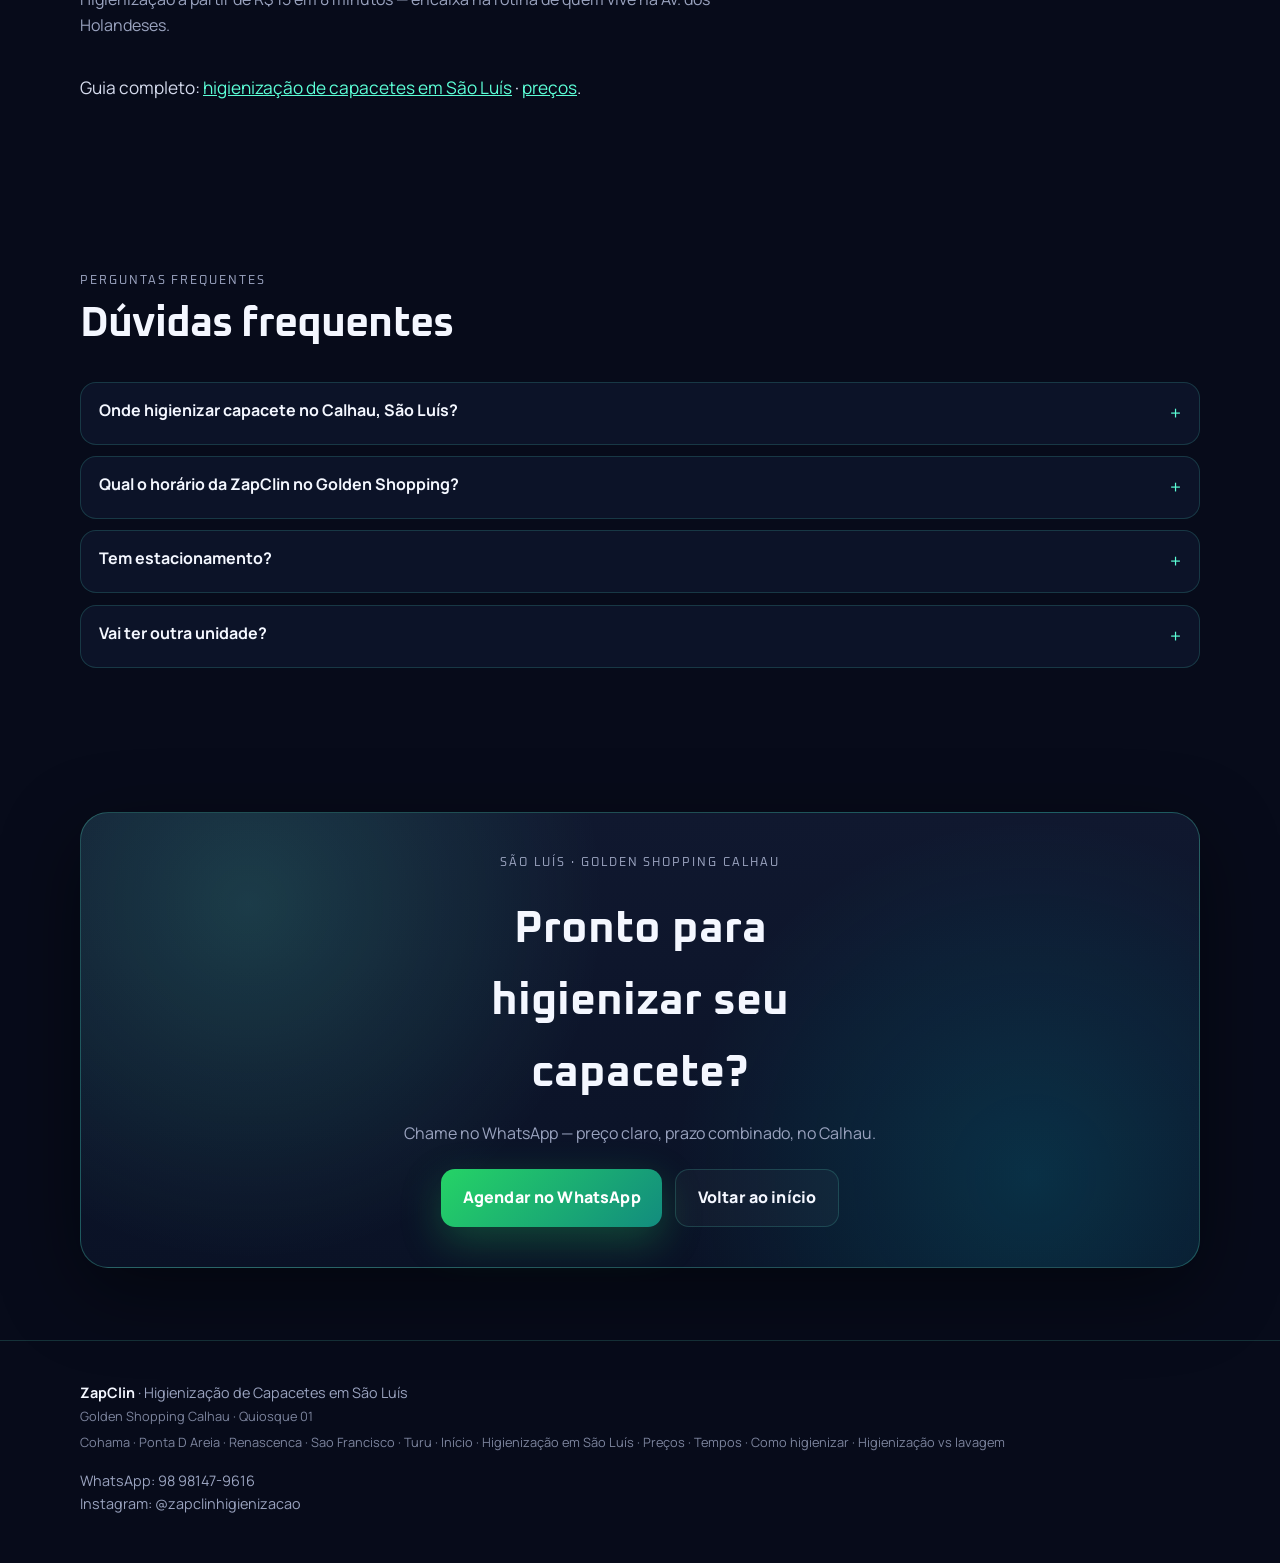
<file: higienizacao-capacete-calhau-golden-shopping/index.html>
<!DOCTYPE html>
<html lang="pt-BR">
<head>
  <meta charset="UTF-8">
  <meta name="viewport" content="width=device-width, initial-scale=1.0">
  <title>Higienização de Capacete no Calhau | Golden Shopping | ZapClin</title>
  <meta name="description" content="Higienização de capacete no Calhau, São Luís: ZapClin no Quiosque 01 do Golden Shopping Calhau — Av. dos Holandeses, 200. A partir de R$ 15. WhatsApp (98) 98147-9616.">
  <meta name="robots" content="index,follow,max-image-preview:large">
  <link rel="canonical" href="https://www.zapclinslz.com/higienizacao-capacete-calhau-golden-shopping/">
  <link rel="me" href="https://www.instagram.com/zapclinhigienizacao/">

  <meta property="og:type" content="website">
  <meta property="og:locale" content="pt_BR">
  <meta property="og:site_name" content="ZapClin">
  <meta property="og:title" content="Higienização capacete Calhau Golden Shopping | ZapClin">
  <meta property="og:description" content="Higienização de capacete no Calhau, São Luís: ZapClin no Quiosque 01 do Golden Shopping Calhau — Av. dos Holandeses, 200. A partir de R$ 15. WhatsApp (98) 98147-9616.">
  <meta property="og:url" content="https://www.zapclinslz.com/higienizacao-capacete-calhau-golden-shopping/">
  <meta property="og:image" content="https://www.zapclinslz.com/assets/hero-loja.jpg">
  <meta property="og:image:alt" content="ZapClin — higienização profissional de capacetes em São Luís">

  <meta name="twitter:card" content="summary_large_image">
  <meta name="twitter:title" content="Higienização capacete Calhau Golden Shopping | ZapClin">
  <meta name="twitter:description" content="Higienização de capacete no Calhau, São Luís: ZapClin no Quiosque 01 do Golden Shopping Calhau — Av. dos Holandeses, 200. A partir de R$ 15. WhatsApp (98) 98147-9616.">
  <meta name="twitter:image" content="https://www.zapclinslz.com/assets/hero-loja.jpg">

  <link rel="icon" href="/assets/favicon-32.png?v=4" type="image/png">
  <link rel="apple-touch-icon" href="/assets/apple-touch-icon.png?v=4">

  <link rel="preconnect" href="https://fonts.googleapis.com">
  <link rel="preconnect" href="https://fonts.gstatic.com" crossorigin>
  <link href="https://fonts.googleapis.com/css2?family=Manrope:wght@400;600;700;800&family=Oxanium:wght@500;700;800&display=swap" rel="stylesheet">
  <link rel="stylesheet" href="/styles.css?v=15">

  <script type="application/ld+json">
  {
  "@context": "https://schema.org",
  "@graph": [
    {
      "@type": "BreadcrumbList",
      "@id": "https://www.zapclinslz.com/higienizacao-capacete-calhau-golden-shopping#breadcrumb",
      "itemListElement": [
        {
          "@type": "ListItem",
          "position": 1,
          "name": "Início",
          "item": "https://www.zapclinslz.com/"
        },
        {
          "@type": "ListItem",
          "position": 2,
          "name": "Calhau · Golden Shopping",
          "item": "https://www.zapclinslz.com/higienizacao-capacete-calhau-golden-shopping/"
        }
      ]
    },
    {
      "@type": "Service",
      "@id": "https://www.zapclinslz.com/higienizacao-capacete-calhau-golden-shopping#service",
      "name": "Higienização de capacete no Calhau — Golden Shopping",
      "url": "https://www.zapclinslz.com/higienizacao-capacete-calhau-golden-shopping/",
      "provider": {
        "@type": [
          "LocalBusiness",
          "Store"
        ],
        "name": "ZapClin",
        "url": "https://www.zapclinslz.com/",
        "telephone": "+5598981479616",
        "image": "https://www.zapclinslz.com/assets/hero-loja.jpg",
        "address": {
          "@type": "PostalAddress",
          "streetAddress": "Av. dos Holandeses, 200 — Golden Shopping Calhau, Quiosque 01",
          "addressLocality": "São Luís",
          "addressRegion": "MA",
          "postalCode": "65071-380",
          "addressCountry": "BR"
        },
        "geo": {
          "@type": "GeoCoordinates",
          "latitude": -2.490542,
          "longitude": -44.263533
        }
      },
      "areaServed": [
        {
          "@type": "Place",
          "name": "Calhau, São Luís"
        },
        {
          "@type": "City",
          "name": "São Luís"
        }
      ],
      "offers": {
        "@type": "AggregateOffer",
        "priceCurrency": "BRL",
        "lowPrice": "15.00",
        "highPrice": "70.00"
      }
    },
    {
      "@type": "FAQPage",
      "@id": "https://www.zapclinslz.com/higienizacao-capacete-calhau-golden-shopping#faq",
      "mainEntity": [
        {
          "@type": "Question",
          "name": "Onde higienizar capacete no Calhau, São Luís?",
          "acceptedAnswer": {
            "@type": "Answer",
            "text": "Na ZapClin, Quiosque 01 do Golden Shopping Calhau — Av. dos Holandeses, 200, Calhau. WhatsApp (98) 98147-9616."
          }
        },
        {
          "@type": "Question",
          "name": "Qual o horário da ZapClin no Golden Shopping?",
          "acceptedAnswer": {
            "@type": "Answer",
            "text": "Segunda a sábado 10h–22h; domingo e feriados 13h–21h (alinhado ao shopping)."
          }
        },
        {
          "@type": "Question",
          "name": "Tem estacionamento?",
          "acceptedAnswer": {
            "@type": "Answer",
            "text": "O atendimento é dentro do Golden Shopping Calhau; use o estacionamento do shopping conforme as regras do local."
          }
        },
        {
          "@type": "Question",
          "name": "Vai ter outra unidade?",
          "acceptedAnswer": {
            "@type": "Answer",
            "text": "Sim — unidade no Rio Anil Shopping em breve. A unidade ativa hoje é a do Golden Shopping Calhau."
          }
        }
      ]
    }
  ]
}
  </script>
</head>
<body>
  <div class="bg-grid" aria-hidden="true"></div>

  <header class="nav">
    <div class="wrap nav-inner">
      <a class="brand" href="/" aria-label="ZapClin — início">
        <img class="brand-helmet" src="/assets/helmet-icon.svg?v=6" alt="" width="44" height="44">
        <span class="brand-text">
          <span class="brand-name"><span class="zap">Zap</span><span class="clin">Clin</span></span>
          <span class="brand-tag">Higienização de Capacetes</span>
        </span>
      </a>
      <button class="nav-toggle" type="button" aria-label="Abrir menu" aria-expanded="false">
        <span></span>
      </button>
      <nav class="nav-links" aria-label="Seções">
        <a href="/">Início</a>
        <a href="/#servicos">Serviços</a>
        <a href="/higienizacao-de-capacetes-sao-luis/">São Luís</a>
        <a href="#faq">FAQ</a>
        <a class="nav-cta" href="https://wa.me/5598981479616?text=Ol%C3%A1%21%20Quero%20higienizar%20meu%20capacete%20em%20S%C3%A3o%20Lu%C3%ADs." target="_blank" rel="noopener">WhatsApp</a>
      </nav>
    </div>
  </header>

  <main id="topo">
    <section class="hero">
      <div class="hero-media" aria-hidden="true">
        <img src="/assets/hero-loja.jpg" alt="" width="1600" height="1251" fetchpriority="high">
      </div>
      <div class="wrap">
        <div class="hero-brand reveal">
          <img class="hero-helmet" src="/assets/helmet-icon.svg?v=6" alt="" width="88" height="88">
          <div>
            <p class="hero-brand-name"><span class="zap">Zap</span><span class="clin">Clin</span></p>
            <p class="hero-brand-tag">Higienização de Capacetes</p>
          </div>
        </div>
        <p class="hero-kicker reveal reveal-delay-1">Calhau · Golden Shopping Calhau</p>
        <h1 class="reveal reveal-delay-1">Higienização de capacete<br><span>no Calhau · Golden Shopping</span></h1>
        <p class="hero-lead reveal reveal-delay-2">Ponto físico no coração do Calhau: deixe o capacete no Quiosque 01, resolva compras ou café no Golden e retire no prazo do serviço.</p>
        <div class="hero-actions reveal reveal-delay-3">
          <a class="btn btn-wa" href="https://wa.me/5598981479616?text=Ol%C3%A1%21%20Quero%20higienizar%20meu%20capacete%20em%20S%C3%A3o%20Lu%C3%ADs." target="_blank" rel="noopener">Chamar no WhatsApp</a>
          <a class="btn btn-ghost" href="/#servicos">Ver serviços</a>
        </div>
        <div class="hero-meta reveal reveal-delay-3">
          <span><strong>A partir de R$ 15</strong> · 8 minutos</span>
          <span><strong>Quiosque 01</strong> · Golden Shopping Calhau</span>
          <span><strong>(98) 98147-9616</strong></span>
        </div>
      </div>
    </section>


    <section id="onde" aria-label="Endereço">
      <div class="wrap">
        <div class="section-head reveal">
          <p class="eyebrow">Onde estamos</p>
          <h2>Quiosque 01 — Golden Shopping Calhau</h2>
          <p>Av. dos Holandeses, 200 — Calhau, São Luís - MA · CEP 65071-380. Referência fácil para quem mora ou trabalha no Calhau, Renascença e adjacências.</p>
        </div>
        <div class="pill-row">
          <article class="pill reveal"><strong>Seg–Sáb</strong><span>10h às 22h</span></article>
          <article class="pill reveal reveal-delay-1"><strong>Domingo e feriados</strong><span>13h às 21h</span></article>
          <article class="pill reveal reveal-delay-2"><strong>WhatsApp</strong><span>(98) 98147-9616</span></article>
          <article class="pill reveal reveal-delay-3"><strong>Instagram</strong><span>@zapclinhigienizacao</span></article>
        </div>
      </div>
    </section>
    <section aria-label="Para quem">
      <div class="wrap">
        <div class="section-head reveal">
          <p class="eyebrow">Para quem passa no Calhau</p>
          <h2>Motociclistas, motoboys e entregadores</h2>
          <p>Higienização a partir de R$ 15 em 8 minutos — encaixa na rotina de quem vive na Av. dos Holandeses.</p>
        </div>
        <p class="hero-lead reveal" style="max-width:40rem">
          Guia completo: <a href="/higienizacao-de-capacetes-sao-luis/" style="color:var(--cyan);text-decoration:underline">higienização de capacetes em São Luís</a>
          · <a href="/preco-higienizacao-capacete-sao-luis/" style="color:var(--cyan);text-decoration:underline">preços</a>.
        </p>
      </div>
    </section>


    <section id="faq">
      <div class="wrap">
        <div class="section-head reveal">
          <p class="eyebrow">Perguntas frequentes</p>
          <h2>Dúvidas frequentes</h2>
        </div>
        <div class="faq reveal">
          <details>
            <summary>Onde higienizar capacete no Calhau, São Luís?</summary>
            <p>Na ZapClin, Quiosque 01 do Golden Shopping Calhau — Av. dos Holandeses, 200, Calhau. WhatsApp (98) 98147-9616.</p>
          </details>
          <details>
            <summary>Qual o horário da ZapClin no Golden Shopping?</summary>
            <p>Segunda a sábado 10h–22h; domingo e feriados 13h–21h (alinhado ao shopping).</p>
          </details>
          <details>
            <summary>Tem estacionamento?</summary>
            <p>O atendimento é dentro do Golden Shopping Calhau; use o estacionamento do shopping conforme as regras do local.</p>
          </details>
          <details>
            <summary>Vai ter outra unidade?</summary>
            <p>Sim — unidade no Rio Anil Shopping em breve. A unidade ativa hoje é a do Golden Shopping Calhau.</p>
          </details>
        </div>
      </div>
    </section>

    <section>
      <div class="wrap">
        <div class="cta reveal">
          <p class="eyebrow">São Luís · Golden Shopping Calhau</p>
          <h2>Pronto para higienizar seu capacete?</h2>
          <p>Chame no WhatsApp — preço claro, prazo combinado, no Calhau.</p>
          <div class="cta-actions">
            <a class="btn btn-wa" href="https://wa.me/5598981479616?text=Ol%C3%A1%21%20Quero%20higienizar%20meu%20capacete%20em%20S%C3%A3o%20Lu%C3%ADs." target="_blank" rel="noopener">Agendar no WhatsApp</a>
            <a class="btn btn-ghost" href="/">Voltar ao início</a>
          </div>
        </div>
      </div>
    </section>
  </main>

  <footer class="footer">
    <div class="wrap footer-inner">
      <div>
        <strong>ZapClin</strong> · Higienização de Capacetes em São Luís<br>
        <span class="tiny">Golden Shopping Calhau · Quiosque 01</span>
        <p class="tiny"><a href="/higienizacao-capacete-cohama-sao-luis/">Cohama</a> · <a href="/higienizacao-capacete-ponta-d-areia-sao-luis/">Ponta D Areia</a> · <a href="/higienizacao-capacete-renascenca-sao-luis/">Renascenca</a> · <a href="/higienizacao-capacete-sao-francisco-sao-luis/">Sao Francisco</a> · <a href="/higienizacao-capacete-turu-sao-luis/">Turu</a> · <a href="/">Início</a> · <a href="/higienizacao-de-capacetes-sao-luis/">Higienização em São Luís</a> · <a href="/preco-higienizacao-capacete-sao-luis/">Preços</a> · <a href="/quanto-tempo-higienizar-capacete/">Tempos</a> · <a href="/como-higienizar-capacete/">Como higienizar</a> · <a href="/higienizacao-vs-lavagem-capacete/">Higienização vs lavagem</a></p>
      </div>
      <div>
        <div>WhatsApp: 98 98147-9616</div>
        <div>Instagram: @zapclinhigienizacao</div>
      </div>
    </div>
  </footer>

  <a class="floating-wa" href="https://wa.me/5598981479616?text=Ol%C3%A1%21%20Quero%20higienizar%20meu%20capacete%20em%20S%C3%A3o%20Lu%C3%ADs." target="_blank" rel="noopener" aria-label="Abrir WhatsApp">
    <svg viewBox="0 0 32 32" aria-hidden="true"><path d="M16 3C9.4 3 4 8.2 4 14.6c0 2.3.7 4.5 1.9 6.4L4 29l8.3-1.8c1.8.9 3.7 1.4 5.7 1.4 6.6 0 12-5.2 12-11.6S22.6 3 16 3zm0 21.1c-1.8 0-3.5-.5-5-1.3l-.4-.2-4.9 1.1 1.1-4.7-.2-.4A9 9 0 0 1 7 14.6C7 9.9 11 6 16 6s9 3.9 9 8.6-4 9.5-9 9.5zm5-6.8c-.3-.1-1.6-.8-1.9-.9-.3-.1-.5-.1-.7.2-.2.3-.8.9-.9 1.1-.2.2-.3.2-.6.1-.3-.1-1.3-.5-2.4-1.5-.9-.8-1.5-1.8-1.7-2.1-.2-.3 0-.5.1-.6.1-.1.3-.3.4-.5.1-.2.2-.3.3-.5.1-.2 0-.4 0-.5 0-.1-.7-1.7-.9-2.3-.3-.6-.5-.5-.7-.5h-.6c-.2 0-.5.1-.8.4-.3.3-1 1-1 2.4s1 2.8 1.2 3c.2.2 2 3.1 4.9 4.3 1.8.8 2.5.8 3.4.7.5-.1 1.6-.6 1.8-1.3.2-.6.2-1.2.2-1.3 0-.1-.2-.2-.5-.3z"/></svg>
  </a>

  <script src="/main.js?v=15" defer></script>
</body>
</html>
</file>
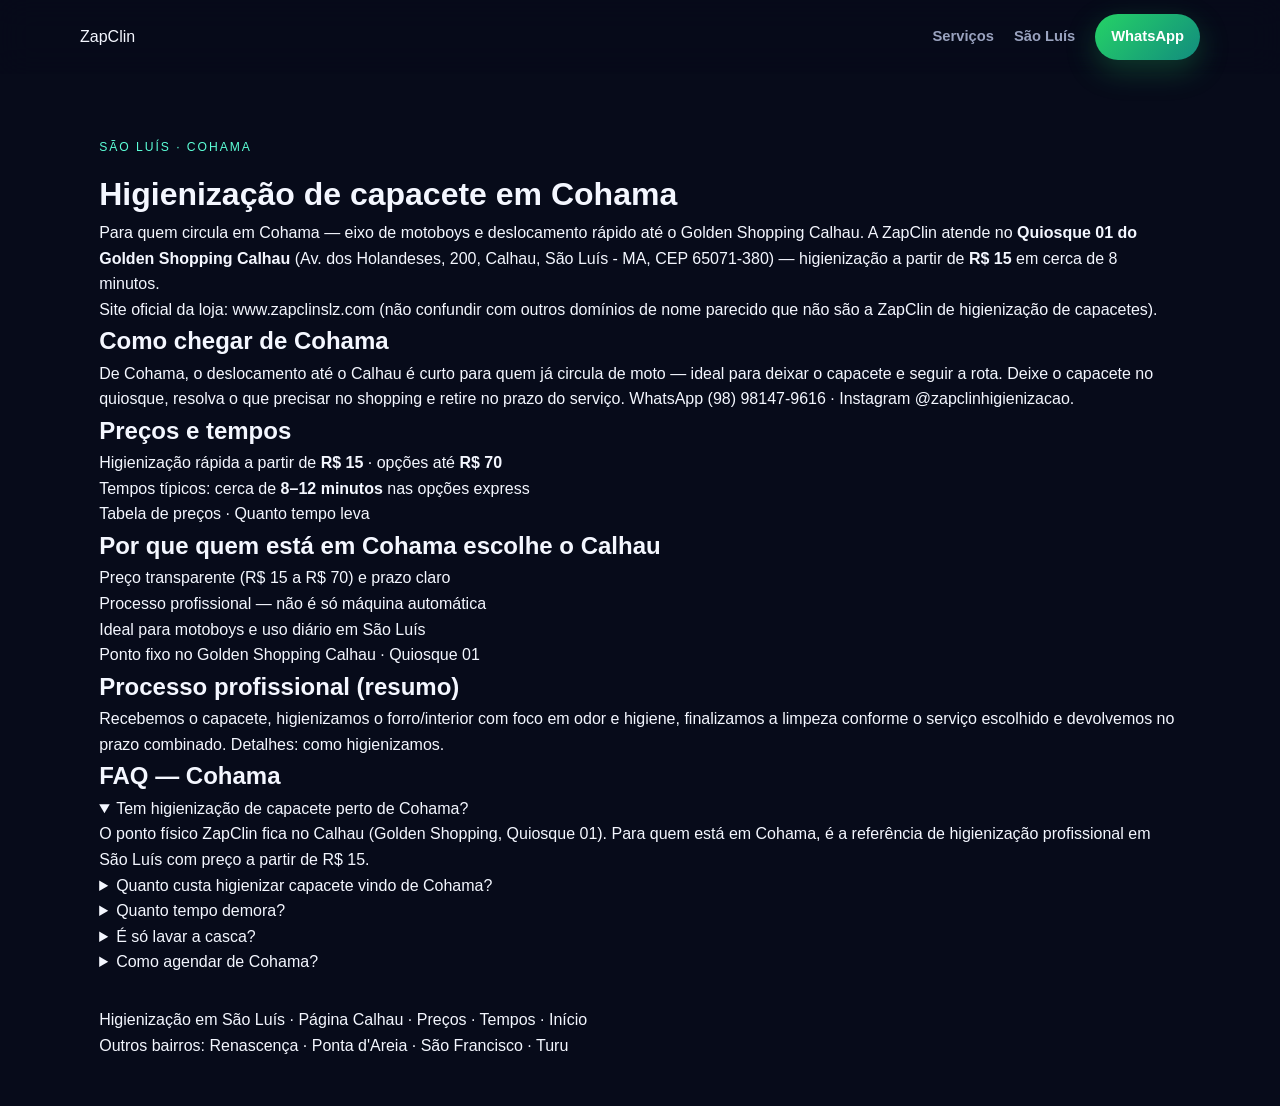
<file: higienizacao-capacete-cohama-sao-luis/index.html>
<!DOCTYPE html>
<html lang="pt-BR">
<head>
  <meta charset="UTF-8">
  <meta name="viewport" content="width=device-width, initial-scale=1.0">
  <title>Higienização de Capacete em Cohama | ZapClin São Luís</title>
  <meta name="description" content="Higienização de capacetes para quem está em Cohama, São Luís. Atendimento ZapClin no Golden Shopping Calhau (Quiosque 01) — a partir de R$ 15. WhatsApp (98) 98147-9616.">
  <meta name="robots" content="index,follow,max-image-preview:large">
  <link rel="canonical" href="https://www.zapclinslz.com/higienizacao-capacete-cohama-sao-luis/">
  <link rel="me" href="https://www.instagram.com/zapclinhigienizacao/">
  <meta property="og:type" content="website">
  <meta property="og:locale" content="pt_BR">
  <meta property="og:site_name" content="ZapClin">
  <meta property="og:title" content="Higienização de Capacete em Cohama | ZapClin São Luís">
  <meta property="og:description" content="Para quem está em Cohama: higienização profissional de capacetes no Golden Shopping Calhau — a partir de R$ 15. Site oficial zapclinslz.com.">
  <meta property="og:url" content="https://www.zapclinslz.com/higienizacao-capacete-cohama-sao-luis/">
  <meta property="og:image" content="https://www.zapclinslz.com/assets/hero-loja.jpg">
  <link rel="stylesheet" href="/styles.css?v=15">
  <script type="application/ld+json">
  {
  "@context": "https://schema.org",
  "@graph": [
    {
      "@type": "BreadcrumbList",
      "itemListElement": [
        {
          "@type": "ListItem",
          "position": 1,
          "name": "Início",
          "item": "https://www.zapclinslz.com/"
        },
        {
          "@type": "ListItem",
          "position": 2,
          "name": "Higienização em Cohama",
          "item": "https://www.zapclinslz.com/higienizacao-capacete-cohama-sao-luis/"
        }
      ]
    },
    {
      "@type": "Service",
      "name": "Higienização de capacete em Cohama, São Luís",
      "url": "https://www.zapclinslz.com/higienizacao-capacete-cohama-sao-luis/",
      "provider": {
        "@type": [
          "LocalBusiness",
          "Store"
        ],
        "name": "ZapClin",
        "url": "https://www.zapclinslz.com/",
        "telephone": "+5598981479616",
        "sameAs": [
          "https://www.instagram.com/zapclinhigienizacao/",
          "https://www.zapclinslz.com/"
        ],
        "address": {
          "@type": "PostalAddress",
          "streetAddress": "Av. dos Holandeses, 200 — Golden Shopping Calhau, Quiosque 01",
          "addressLocality": "São Luís",
          "addressRegion": "MA",
          "postalCode": "65071-380",
          "addressCountry": "BR"
        }
      },
      "areaServed": {
        "@type": "Place",
        "name": "Cohama, São Luís"
      },
      "offers": {
        "@type": "AggregateOffer",
        "priceCurrency": "BRL",
        "lowPrice": "15.00",
        "highPrice": "70.00"
      }
    },
    {
      "@type": "FAQPage",
      "mainEntity": [
        {
          "@type": "Question",
          "name": "Tem higienização de capacete perto de Cohama?",
          "acceptedAnswer": {
            "@type": "Answer",
            "text": "A ZapClin atende no Golden Shopping Calhau, Quiosque 01 (Av. dos Holandeses, 200); referência para quem está em Cohama, São Luís, a partir de R$ 15."
          }
        },
        {
          "@type": "Question",
          "name": "Quanto custa higienizar capacete vindo de Cohama?",
          "acceptedAnswer": {
            "@type": "Answer",
            "text": "De R$ 15 (rápida) a R$ 70 (premium). Tabela em zapclinslz.com/preco-higienizacao-capacete-sao-luis/"
          }
        },
        {
          "@type": "Question",
          "name": "Quanto tempo demora?",
          "acceptedAnswer": {
            "@type": "Answer",
            "text": "Nas opções rápidas, cerca de 8–12 minutos. Detalhes em zapclinslz.com/quanto-tempo-higienizar-capacete/"
          }
        },
        {
          "@type": "Question",
          "name": "É só lavar a casca do capacete?",
          "acceptedAnswer": {
            "@type": "Answer",
            "text": "Não. O processo profissional ZapClin foca forro, odor e higiene — não é apenas lavagem externa."
          }
        },
        {
          "@type": "Question",
          "name": "Como agendar de Cohama?",
          "acceptedAnswer": {
            "@type": "Answer",
            "text": "WhatsApp (98) 98147-9616 ou presencial no Quiosque 01 do Golden Shopping Calhau."
          }
        }
      ]
    }
  ]
}
  </script>
</head>
<body>
  <header class="nav"><div class="wrap nav-inner">
    <a class="brand" href="/">ZapClin</a>
    <nav class="nav-links"><a href="/#servicos">Serviços</a><a href="/higienizacao-de-capacetes-sao-luis/">São Luís</a>
    <a class="nav-cta" href="https://wa.me/5598981479616">WhatsApp</a></nav>
  </div></header>
  <main class="wrap" style="padding:4rem 1.2rem 3rem">
    <p class="eyebrow">São Luís · Cohama</p>
    <h1>Higienização de capacete em Cohama</h1>
    <p>Para quem circula em Cohama — eixo de motoboys e deslocamento rápido até o Golden Shopping Calhau. A ZapClin atende no <strong>Quiosque 01 do Golden Shopping Calhau</strong>
    (Av. dos Holandeses, 200, Calhau, São Luís - MA, CEP 65071-380) — higienização a partir de <strong>R$ 15</strong> em cerca de 8 minutos.</p>
    <p>Site oficial da loja: <a href="https://www.zapclinslz.com/">www.zapclinslz.com</a>
    (não confundir com outros domínios de nome parecido que não são a ZapClin de higienização de capacetes).</p>

    <h2>Como chegar de Cohama</h2>
    <p>De Cohama, o deslocamento até o Calhau é curto para quem já circula de moto — ideal para deixar o capacete e seguir a rota. Deixe o capacete no quiosque, resolva o que precisar no shopping e retire no prazo do serviço.
    WhatsApp <a href="https://wa.me/5598981479616">(98) 98147-9616</a> · Instagram
    <a href="https://www.instagram.com/zapclinhigienizacao/">@zapclinhigienizacao</a>.</p>

    <h2>Preços e tempos</h2>
    <ul>
      <li>Higienização rápida a partir de <strong>R$ 15</strong> · opções até <strong>R$ 70</strong></li>
      <li>Tempos típicos: cerca de <strong>8–12 minutos</strong> nas opções express</li>
      <li><a href="/preco-higienizacao-capacete-sao-luis/">Tabela de preços</a> ·
          <a href="/quanto-tempo-higienizar-capacete/">Quanto tempo leva</a></li>
    </ul>

    <h2>Por que quem está em Cohama escolhe o Calhau</h2>
    <ul>
      <li>Preço transparente (R$ 15 a R$ 70) e prazo claro</li>
      <li>Processo profissional — não é só máquina automática</li>
      <li>Ideal para motoboys e uso diário em São Luís</li>
      <li>Ponto fixo no Golden Shopping Calhau · Quiosque 01</li>
    </ul>

    <h2>Processo profissional (resumo)</h2>
    <p>Recebemos o capacete, higienizamos o forro/interior com foco em odor e higiene,
    finalizamos a limpeza conforme o serviço escolhido e devolvemos no prazo combinado.
    Detalhes: <a href="/como-higienizar-capacete/">como higienizamos</a>.</p>

    <h2>FAQ — Cohama</h2>
    <details open><summary>Tem higienização de capacete perto de Cohama?</summary>
    <p>O ponto físico ZapClin fica no Calhau (Golden Shopping, Quiosque 01). Para quem está em Cohama, é a referência de higienização profissional em São Luís com preço a partir de R$ 15.</p></details>
    <details><summary>Quanto custa higienizar capacete vindo de Cohama?</summary>
    <p>De R$ 15 (rápida) a R$ 70 (premium). Veja a <a href="/preco-higienizacao-capacete-sao-luis/">tabela completa</a>.</p></details>
    <details><summary>Quanto tempo demora?</summary>
    <p>Nas opções rápidas, cerca de 8–12 minutos. Confira <a href="/quanto-tempo-higienizar-capacete/">tempos por serviço</a>.</p></details>
    <details><summary>É só lavar a casca?</summary>
    <p>Não. Higienização profissional foca forro, odor e higiene — diferente de só lavar por fora.
    Guia: <a href="/higienizacao-vs-lavagem-capacete/">higienização vs lavagem</a>.</p></details>
    <details><summary>Como agendar de Cohama?</summary>
    <p>Chame no WhatsApp <a href="https://wa.me/5598981479616">(98) 98147-9616</a> ou venha ao Quiosque 01 do Golden Shopping Calhau (horário do shopping).</p></details>

    <p style="margin-top:2rem">
    <a href="/higienizacao-de-capacetes-sao-luis/">Higienização em São Luís</a> ·
    <a href="/higienizacao-capacete-calhau-golden-shopping/">Página Calhau</a> ·
    <a href="/preco-higienizacao-capacete-sao-luis/">Preços</a> ·
    <a href="/quanto-tempo-higienizar-capacete/">Tempos</a> ·
    <a href="/">Início</a></p>
    <p class="tiny">Outros bairros: <a href="/higienizacao-capacete-renascenca-sao-luis/">Renascença</a> · <a href="/higienizacao-capacete-ponta-d-areia-sao-luis/">Ponta d'Areia</a> · <a href="/higienizacao-capacete-sao-francisco-sao-luis/">São Francisco</a> · <a href="/higienizacao-capacete-turu-sao-luis/">Turu</a></p>
  </main>
</body>
</html>
</file>
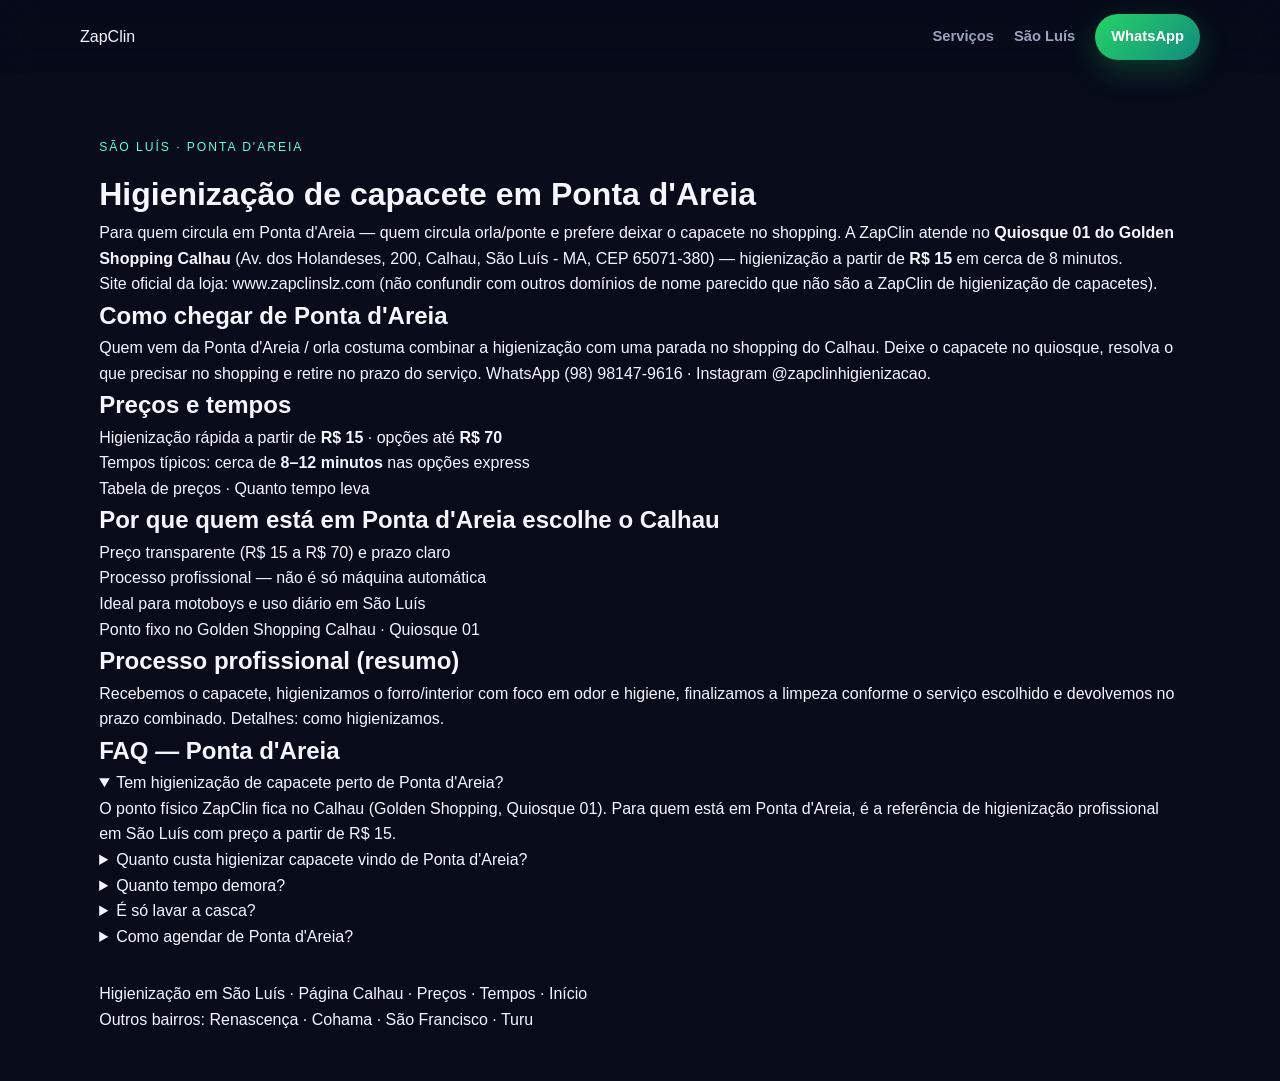
<file: higienizacao-capacete-ponta-d-areia-sao-luis/index.html>
<!DOCTYPE html>
<html lang="pt-BR">
<head>
  <meta charset="UTF-8">
  <meta name="viewport" content="width=device-width, initial-scale=1.0">
  <title>Higienização de Capacete em Ponta d'Areia | ZapClin São Luís</title>
  <meta name="description" content="Higienização de capacetes para quem está em Ponta d'Areia, São Luís. Atendimento ZapClin no Golden Shopping Calhau (Quiosque 01) — a partir de R$ 15. WhatsApp (98) 98147-9616.">
  <meta name="robots" content="index,follow,max-image-preview:large">
  <link rel="canonical" href="https://www.zapclinslz.com/higienizacao-capacete-ponta-d-areia-sao-luis/">
  <link rel="me" href="https://www.instagram.com/zapclinhigienizacao/">
  <meta property="og:type" content="website">
  <meta property="og:locale" content="pt_BR">
  <meta property="og:site_name" content="ZapClin">
  <meta property="og:title" content="Higienização de Capacete em Ponta d'Areia | ZapClin São Luís">
  <meta property="og:description" content="Para quem está em Ponta d'Areia: higienização profissional de capacetes no Golden Shopping Calhau — a partir de R$ 15. Site oficial zapclinslz.com.">
  <meta property="og:url" content="https://www.zapclinslz.com/higienizacao-capacete-ponta-d-areia-sao-luis/">
  <meta property="og:image" content="https://www.zapclinslz.com/assets/hero-loja.jpg">
  <link rel="stylesheet" href="/styles.css?v=15">
  <script type="application/ld+json">
  {
  "@context": "https://schema.org",
  "@graph": [
    {
      "@type": "BreadcrumbList",
      "itemListElement": [
        {
          "@type": "ListItem",
          "position": 1,
          "name": "Início",
          "item": "https://www.zapclinslz.com/"
        },
        {
          "@type": "ListItem",
          "position": 2,
          "name": "Higienização em Ponta d'Areia",
          "item": "https://www.zapclinslz.com/higienizacao-capacete-ponta-d-areia-sao-luis/"
        }
      ]
    },
    {
      "@type": "Service",
      "name": "Higienização de capacete em Ponta d'Areia, São Luís",
      "url": "https://www.zapclinslz.com/higienizacao-capacete-ponta-d-areia-sao-luis/",
      "provider": {
        "@type": [
          "LocalBusiness",
          "Store"
        ],
        "name": "ZapClin",
        "url": "https://www.zapclinslz.com/",
        "telephone": "+5598981479616",
        "sameAs": [
          "https://www.instagram.com/zapclinhigienizacao/",
          "https://www.zapclinslz.com/"
        ],
        "address": {
          "@type": "PostalAddress",
          "streetAddress": "Av. dos Holandeses, 200 — Golden Shopping Calhau, Quiosque 01",
          "addressLocality": "São Luís",
          "addressRegion": "MA",
          "postalCode": "65071-380",
          "addressCountry": "BR"
        }
      },
      "areaServed": {
        "@type": "Place",
        "name": "Ponta d'Areia, São Luís"
      },
      "offers": {
        "@type": "AggregateOffer",
        "priceCurrency": "BRL",
        "lowPrice": "15.00",
        "highPrice": "70.00"
      }
    },
    {
      "@type": "FAQPage",
      "mainEntity": [
        {
          "@type": "Question",
          "name": "Tem higienização de capacete perto de Ponta d'Areia?",
          "acceptedAnswer": {
            "@type": "Answer",
            "text": "A ZapClin atende no Golden Shopping Calhau, Quiosque 01 (Av. dos Holandeses, 200); referência para quem está em Ponta d'Areia, São Luís, a partir de R$ 15."
          }
        },
        {
          "@type": "Question",
          "name": "Quanto custa higienizar capacete vindo de Ponta d'Areia?",
          "acceptedAnswer": {
            "@type": "Answer",
            "text": "De R$ 15 (rápida) a R$ 70 (premium). Tabela em zapclinslz.com/preco-higienizacao-capacete-sao-luis/"
          }
        },
        {
          "@type": "Question",
          "name": "Quanto tempo demora?",
          "acceptedAnswer": {
            "@type": "Answer",
            "text": "Nas opções rápidas, cerca de 8–12 minutos. Detalhes em zapclinslz.com/quanto-tempo-higienizar-capacete/"
          }
        },
        {
          "@type": "Question",
          "name": "É só lavar a casca do capacete?",
          "acceptedAnswer": {
            "@type": "Answer",
            "text": "Não. O processo profissional ZapClin foca forro, odor e higiene — não é apenas lavagem externa."
          }
        },
        {
          "@type": "Question",
          "name": "Como agendar de Ponta d'Areia?",
          "acceptedAnswer": {
            "@type": "Answer",
            "text": "WhatsApp (98) 98147-9616 ou presencial no Quiosque 01 do Golden Shopping Calhau."
          }
        }
      ]
    }
  ]
}
  </script>
</head>
<body>
  <header class="nav"><div class="wrap nav-inner">
    <a class="brand" href="/">ZapClin</a>
    <nav class="nav-links"><a href="/#servicos">Serviços</a><a href="/higienizacao-de-capacetes-sao-luis/">São Luís</a>
    <a class="nav-cta" href="https://wa.me/5598981479616">WhatsApp</a></nav>
  </div></header>
  <main class="wrap" style="padding:4rem 1.2rem 3rem">
    <p class="eyebrow">São Luís · Ponta d'Areia</p>
    <h1>Higienização de capacete em Ponta d'Areia</h1>
    <p>Para quem circula em Ponta d'Areia — quem circula orla/ponte e prefere deixar o capacete no shopping. A ZapClin atende no <strong>Quiosque 01 do Golden Shopping Calhau</strong>
    (Av. dos Holandeses, 200, Calhau, São Luís - MA, CEP 65071-380) — higienização a partir de <strong>R$ 15</strong> em cerca de 8 minutos.</p>
    <p>Site oficial da loja: <a href="https://www.zapclinslz.com/">www.zapclinslz.com</a>
    (não confundir com outros domínios de nome parecido que não são a ZapClin de higienização de capacetes).</p>

    <h2>Como chegar de Ponta d'Areia</h2>
    <p>Quem vem da Ponta d'Areia / orla costuma combinar a higienização com uma parada no shopping do Calhau. Deixe o capacete no quiosque, resolva o que precisar no shopping e retire no prazo do serviço.
    WhatsApp <a href="https://wa.me/5598981479616">(98) 98147-9616</a> · Instagram
    <a href="https://www.instagram.com/zapclinhigienizacao/">@zapclinhigienizacao</a>.</p>

    <h2>Preços e tempos</h2>
    <ul>
      <li>Higienização rápida a partir de <strong>R$ 15</strong> · opções até <strong>R$ 70</strong></li>
      <li>Tempos típicos: cerca de <strong>8–12 minutos</strong> nas opções express</li>
      <li><a href="/preco-higienizacao-capacete-sao-luis/">Tabela de preços</a> ·
          <a href="/quanto-tempo-higienizar-capacete/">Quanto tempo leva</a></li>
    </ul>

    <h2>Por que quem está em Ponta d'Areia escolhe o Calhau</h2>
    <ul>
      <li>Preço transparente (R$ 15 a R$ 70) e prazo claro</li>
      <li>Processo profissional — não é só máquina automática</li>
      <li>Ideal para motoboys e uso diário em São Luís</li>
      <li>Ponto fixo no Golden Shopping Calhau · Quiosque 01</li>
    </ul>

    <h2>Processo profissional (resumo)</h2>
    <p>Recebemos o capacete, higienizamos o forro/interior com foco em odor e higiene,
    finalizamos a limpeza conforme o serviço escolhido e devolvemos no prazo combinado.
    Detalhes: <a href="/como-higienizar-capacete/">como higienizamos</a>.</p>

    <h2>FAQ — Ponta d'Areia</h2>
    <details open><summary>Tem higienização de capacete perto de Ponta d'Areia?</summary>
    <p>O ponto físico ZapClin fica no Calhau (Golden Shopping, Quiosque 01). Para quem está em Ponta d'Areia, é a referência de higienização profissional em São Luís com preço a partir de R$ 15.</p></details>
    <details><summary>Quanto custa higienizar capacete vindo de Ponta d'Areia?</summary>
    <p>De R$ 15 (rápida) a R$ 70 (premium). Veja a <a href="/preco-higienizacao-capacete-sao-luis/">tabela completa</a>.</p></details>
    <details><summary>Quanto tempo demora?</summary>
    <p>Nas opções rápidas, cerca de 8–12 minutos. Confira <a href="/quanto-tempo-higienizar-capacete/">tempos por serviço</a>.</p></details>
    <details><summary>É só lavar a casca?</summary>
    <p>Não. Higienização profissional foca forro, odor e higiene — diferente de só lavar por fora.
    Guia: <a href="/higienizacao-vs-lavagem-capacete/">higienização vs lavagem</a>.</p></details>
    <details><summary>Como agendar de Ponta d'Areia?</summary>
    <p>Chame no WhatsApp <a href="https://wa.me/5598981479616">(98) 98147-9616</a> ou venha ao Quiosque 01 do Golden Shopping Calhau (horário do shopping).</p></details>

    <p style="margin-top:2rem">
    <a href="/higienizacao-de-capacetes-sao-luis/">Higienização em São Luís</a> ·
    <a href="/higienizacao-capacete-calhau-golden-shopping/">Página Calhau</a> ·
    <a href="/preco-higienizacao-capacete-sao-luis/">Preços</a> ·
    <a href="/quanto-tempo-higienizar-capacete/">Tempos</a> ·
    <a href="/">Início</a></p>
    <p class="tiny">Outros bairros: <a href="/higienizacao-capacete-renascenca-sao-luis/">Renascença</a> · <a href="/higienizacao-capacete-cohama-sao-luis/">Cohama</a> · <a href="/higienizacao-capacete-sao-francisco-sao-luis/">São Francisco</a> · <a href="/higienizacao-capacete-turu-sao-luis/">Turu</a></p>
  </main>
</body>
</html>
</file>
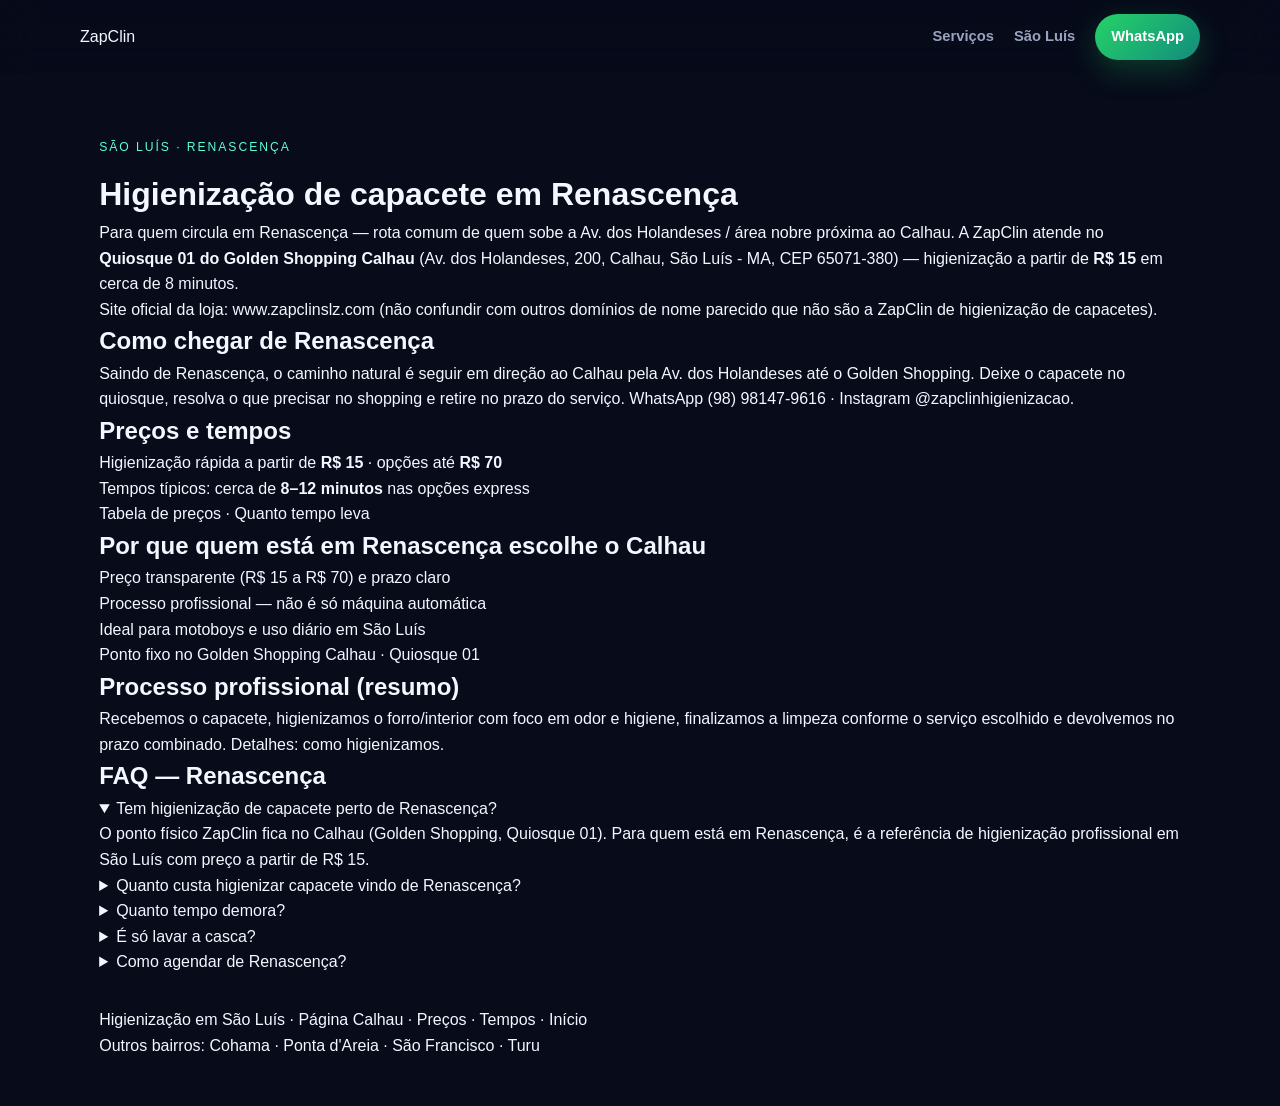
<file: higienizacao-capacete-renascenca-sao-luis/index.html>
<!DOCTYPE html>
<html lang="pt-BR">
<head>
  <meta charset="UTF-8">
  <meta name="viewport" content="width=device-width, initial-scale=1.0">
  <title>Higienização de Capacete em Renascença | ZapClin São Luís</title>
  <meta name="description" content="Higienização de capacetes para quem está em Renascença, São Luís. Atendimento ZapClin no Golden Shopping Calhau (Quiosque 01) — a partir de R$ 15. WhatsApp (98) 98147-9616.">
  <meta name="robots" content="index,follow,max-image-preview:large">
  <link rel="canonical" href="https://www.zapclinslz.com/higienizacao-capacete-renascenca-sao-luis/">
  <link rel="me" href="https://www.instagram.com/zapclinhigienizacao/">
  <meta property="og:type" content="website">
  <meta property="og:locale" content="pt_BR">
  <meta property="og:site_name" content="ZapClin">
  <meta property="og:title" content="Higienização de Capacete em Renascença | ZapClin São Luís">
  <meta property="og:description" content="Para quem está em Renascença: higienização profissional de capacetes no Golden Shopping Calhau — a partir de R$ 15. Site oficial zapclinslz.com.">
  <meta property="og:url" content="https://www.zapclinslz.com/higienizacao-capacete-renascenca-sao-luis/">
  <meta property="og:image" content="https://www.zapclinslz.com/assets/hero-loja.jpg">
  <link rel="stylesheet" href="/styles.css?v=15">
  <script type="application/ld+json">
  {
  "@context": "https://schema.org",
  "@graph": [
    {
      "@type": "BreadcrumbList",
      "itemListElement": [
        {
          "@type": "ListItem",
          "position": 1,
          "name": "Início",
          "item": "https://www.zapclinslz.com/"
        },
        {
          "@type": "ListItem",
          "position": 2,
          "name": "Higienização em Renascença",
          "item": "https://www.zapclinslz.com/higienizacao-capacete-renascenca-sao-luis/"
        }
      ]
    },
    {
      "@type": "Service",
      "name": "Higienização de capacete em Renascença, São Luís",
      "url": "https://www.zapclinslz.com/higienizacao-capacete-renascenca-sao-luis/",
      "provider": {
        "@type": [
          "LocalBusiness",
          "Store"
        ],
        "name": "ZapClin",
        "url": "https://www.zapclinslz.com/",
        "telephone": "+5598981479616",
        "sameAs": [
          "https://www.instagram.com/zapclinhigienizacao/",
          "https://www.zapclinslz.com/"
        ],
        "address": {
          "@type": "PostalAddress",
          "streetAddress": "Av. dos Holandeses, 200 — Golden Shopping Calhau, Quiosque 01",
          "addressLocality": "São Luís",
          "addressRegion": "MA",
          "postalCode": "65071-380",
          "addressCountry": "BR"
        }
      },
      "areaServed": {
        "@type": "Place",
        "name": "Renascença, São Luís"
      },
      "offers": {
        "@type": "AggregateOffer",
        "priceCurrency": "BRL",
        "lowPrice": "15.00",
        "highPrice": "70.00"
      }
    },
    {
      "@type": "FAQPage",
      "mainEntity": [
        {
          "@type": "Question",
          "name": "Tem higienização de capacete perto de Renascença?",
          "acceptedAnswer": {
            "@type": "Answer",
            "text": "A ZapClin atende no Golden Shopping Calhau, Quiosque 01 (Av. dos Holandeses, 200); referência para quem está em Renascença, São Luís, a partir de R$ 15."
          }
        },
        {
          "@type": "Question",
          "name": "Quanto custa higienizar capacete vindo de Renascença?",
          "acceptedAnswer": {
            "@type": "Answer",
            "text": "De R$ 15 (rápida) a R$ 70 (premium). Tabela em zapclinslz.com/preco-higienizacao-capacete-sao-luis/"
          }
        },
        {
          "@type": "Question",
          "name": "Quanto tempo demora?",
          "acceptedAnswer": {
            "@type": "Answer",
            "text": "Nas opções rápidas, cerca de 8–12 minutos. Detalhes em zapclinslz.com/quanto-tempo-higienizar-capacete/"
          }
        },
        {
          "@type": "Question",
          "name": "É só lavar a casca do capacete?",
          "acceptedAnswer": {
            "@type": "Answer",
            "text": "Não. O processo profissional ZapClin foca forro, odor e higiene — não é apenas lavagem externa."
          }
        },
        {
          "@type": "Question",
          "name": "Como agendar de Renascença?",
          "acceptedAnswer": {
            "@type": "Answer",
            "text": "WhatsApp (98) 98147-9616 ou presencial no Quiosque 01 do Golden Shopping Calhau."
          }
        }
      ]
    }
  ]
}
  </script>
</head>
<body>
  <header class="nav"><div class="wrap nav-inner">
    <a class="brand" href="/">ZapClin</a>
    <nav class="nav-links"><a href="/#servicos">Serviços</a><a href="/higienizacao-de-capacetes-sao-luis/">São Luís</a>
    <a class="nav-cta" href="https://wa.me/5598981479616">WhatsApp</a></nav>
  </div></header>
  <main class="wrap" style="padding:4rem 1.2rem 3rem">
    <p class="eyebrow">São Luís · Renascença</p>
    <h1>Higienização de capacete em Renascença</h1>
    <p>Para quem circula em Renascença — rota comum de quem sobe a Av. dos Holandeses / área nobre próxima ao Calhau. A ZapClin atende no <strong>Quiosque 01 do Golden Shopping Calhau</strong>
    (Av. dos Holandeses, 200, Calhau, São Luís - MA, CEP 65071-380) — higienização a partir de <strong>R$ 15</strong> em cerca de 8 minutos.</p>
    <p>Site oficial da loja: <a href="https://www.zapclinslz.com/">www.zapclinslz.com</a>
    (não confundir com outros domínios de nome parecido que não são a ZapClin de higienização de capacetes).</p>

    <h2>Como chegar de Renascença</h2>
    <p>Saindo de Renascença, o caminho natural é seguir em direção ao Calhau pela Av. dos Holandeses até o Golden Shopping. Deixe o capacete no quiosque, resolva o que precisar no shopping e retire no prazo do serviço.
    WhatsApp <a href="https://wa.me/5598981479616">(98) 98147-9616</a> · Instagram
    <a href="https://www.instagram.com/zapclinhigienizacao/">@zapclinhigienizacao</a>.</p>

    <h2>Preços e tempos</h2>
    <ul>
      <li>Higienização rápida a partir de <strong>R$ 15</strong> · opções até <strong>R$ 70</strong></li>
      <li>Tempos típicos: cerca de <strong>8–12 minutos</strong> nas opções express</li>
      <li><a href="/preco-higienizacao-capacete-sao-luis/">Tabela de preços</a> ·
          <a href="/quanto-tempo-higienizar-capacete/">Quanto tempo leva</a></li>
    </ul>

    <h2>Por que quem está em Renascença escolhe o Calhau</h2>
    <ul>
      <li>Preço transparente (R$ 15 a R$ 70) e prazo claro</li>
      <li>Processo profissional — não é só máquina automática</li>
      <li>Ideal para motoboys e uso diário em São Luís</li>
      <li>Ponto fixo no Golden Shopping Calhau · Quiosque 01</li>
    </ul>

    <h2>Processo profissional (resumo)</h2>
    <p>Recebemos o capacete, higienizamos o forro/interior com foco em odor e higiene,
    finalizamos a limpeza conforme o serviço escolhido e devolvemos no prazo combinado.
    Detalhes: <a href="/como-higienizar-capacete/">como higienizamos</a>.</p>

    <h2>FAQ — Renascença</h2>
    <details open><summary>Tem higienização de capacete perto de Renascença?</summary>
    <p>O ponto físico ZapClin fica no Calhau (Golden Shopping, Quiosque 01). Para quem está em Renascença, é a referência de higienização profissional em São Luís com preço a partir de R$ 15.</p></details>
    <details><summary>Quanto custa higienizar capacete vindo de Renascença?</summary>
    <p>De R$ 15 (rápida) a R$ 70 (premium). Veja a <a href="/preco-higienizacao-capacete-sao-luis/">tabela completa</a>.</p></details>
    <details><summary>Quanto tempo demora?</summary>
    <p>Nas opções rápidas, cerca de 8–12 minutos. Confira <a href="/quanto-tempo-higienizar-capacete/">tempos por serviço</a>.</p></details>
    <details><summary>É só lavar a casca?</summary>
    <p>Não. Higienização profissional foca forro, odor e higiene — diferente de só lavar por fora.
    Guia: <a href="/higienizacao-vs-lavagem-capacete/">higienização vs lavagem</a>.</p></details>
    <details><summary>Como agendar de Renascença?</summary>
    <p>Chame no WhatsApp <a href="https://wa.me/5598981479616">(98) 98147-9616</a> ou venha ao Quiosque 01 do Golden Shopping Calhau (horário do shopping).</p></details>

    <p style="margin-top:2rem">
    <a href="/higienizacao-de-capacetes-sao-luis/">Higienização em São Luís</a> ·
    <a href="/higienizacao-capacete-calhau-golden-shopping/">Página Calhau</a> ·
    <a href="/preco-higienizacao-capacete-sao-luis/">Preços</a> ·
    <a href="/quanto-tempo-higienizar-capacete/">Tempos</a> ·
    <a href="/">Início</a></p>
    <p class="tiny">Outros bairros: <a href="/higienizacao-capacete-cohama-sao-luis/">Cohama</a> · <a href="/higienizacao-capacete-ponta-d-areia-sao-luis/">Ponta d'Areia</a> · <a href="/higienizacao-capacete-sao-francisco-sao-luis/">São Francisco</a> · <a href="/higienizacao-capacete-turu-sao-luis/">Turu</a></p>
  </main>
</body>
</html>
</file>
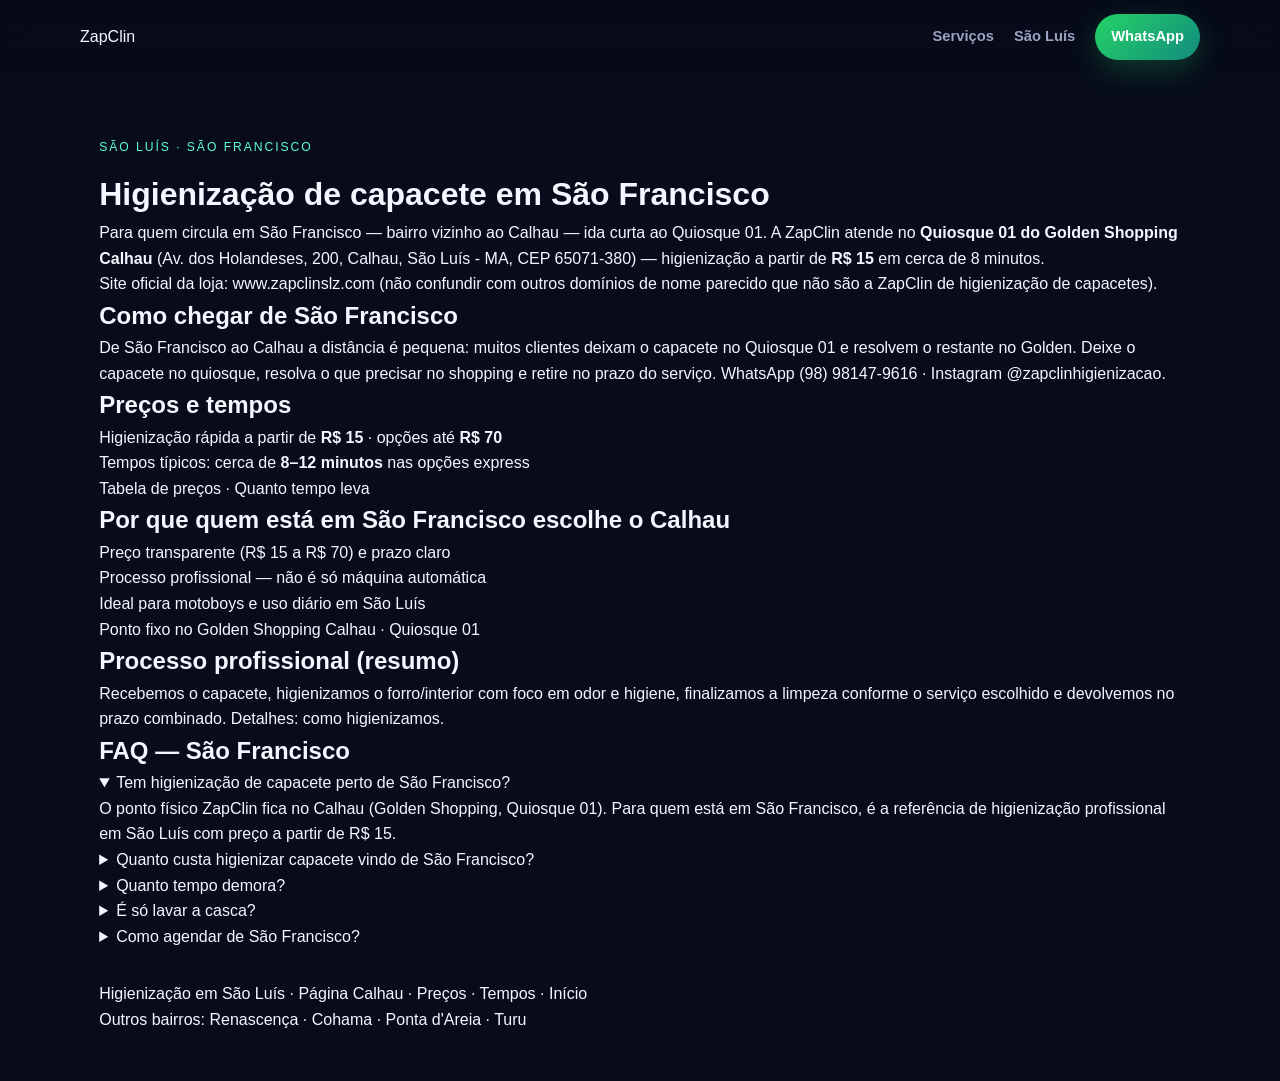
<file: higienizacao-capacete-sao-francisco-sao-luis/index.html>
<!DOCTYPE html>
<html lang="pt-BR">
<head>
  <meta charset="UTF-8">
  <meta name="viewport" content="width=device-width, initial-scale=1.0">
  <title>Higienização de Capacete em São Francisco | ZapClin São Luís</title>
  <meta name="description" content="Higienização de capacetes para quem está em São Francisco, São Luís. Atendimento ZapClin no Golden Shopping Calhau (Quiosque 01) — a partir de R$ 15. WhatsApp (98) 98147-9616.">
  <meta name="robots" content="index,follow,max-image-preview:large">
  <link rel="canonical" href="https://www.zapclinslz.com/higienizacao-capacete-sao-francisco-sao-luis/">
  <link rel="me" href="https://www.instagram.com/zapclinhigienizacao/">
  <meta property="og:type" content="website">
  <meta property="og:locale" content="pt_BR">
  <meta property="og:site_name" content="ZapClin">
  <meta property="og:title" content="Higienização de Capacete em São Francisco | ZapClin São Luís">
  <meta property="og:description" content="Para quem está em São Francisco: higienização profissional de capacetes no Golden Shopping Calhau — a partir de R$ 15. Site oficial zapclinslz.com.">
  <meta property="og:url" content="https://www.zapclinslz.com/higienizacao-capacete-sao-francisco-sao-luis/">
  <meta property="og:image" content="https://www.zapclinslz.com/assets/hero-loja.jpg">
  <link rel="stylesheet" href="/styles.css?v=15">
  <script type="application/ld+json">
  {
  "@context": "https://schema.org",
  "@graph": [
    {
      "@type": "BreadcrumbList",
      "itemListElement": [
        {
          "@type": "ListItem",
          "position": 1,
          "name": "Início",
          "item": "https://www.zapclinslz.com/"
        },
        {
          "@type": "ListItem",
          "position": 2,
          "name": "Higienização em São Francisco",
          "item": "https://www.zapclinslz.com/higienizacao-capacete-sao-francisco-sao-luis/"
        }
      ]
    },
    {
      "@type": "Service",
      "name": "Higienização de capacete em São Francisco, São Luís",
      "url": "https://www.zapclinslz.com/higienizacao-capacete-sao-francisco-sao-luis/",
      "provider": {
        "@type": [
          "LocalBusiness",
          "Store"
        ],
        "name": "ZapClin",
        "url": "https://www.zapclinslz.com/",
        "telephone": "+5598981479616",
        "sameAs": [
          "https://www.instagram.com/zapclinhigienizacao/",
          "https://www.zapclinslz.com/"
        ],
        "address": {
          "@type": "PostalAddress",
          "streetAddress": "Av. dos Holandeses, 200 — Golden Shopping Calhau, Quiosque 01",
          "addressLocality": "São Luís",
          "addressRegion": "MA",
          "postalCode": "65071-380",
          "addressCountry": "BR"
        }
      },
      "areaServed": {
        "@type": "Place",
        "name": "São Francisco, São Luís"
      },
      "offers": {
        "@type": "AggregateOffer",
        "priceCurrency": "BRL",
        "lowPrice": "15.00",
        "highPrice": "70.00"
      }
    },
    {
      "@type": "FAQPage",
      "mainEntity": [
        {
          "@type": "Question",
          "name": "Tem higienização de capacete perto de São Francisco?",
          "acceptedAnswer": {
            "@type": "Answer",
            "text": "A ZapClin atende no Golden Shopping Calhau, Quiosque 01 (Av. dos Holandeses, 200); referência para quem está em São Francisco, São Luís, a partir de R$ 15."
          }
        },
        {
          "@type": "Question",
          "name": "Quanto custa higienizar capacete vindo de São Francisco?",
          "acceptedAnswer": {
            "@type": "Answer",
            "text": "De R$ 15 (rápida) a R$ 70 (premium). Tabela em zapclinslz.com/preco-higienizacao-capacete-sao-luis/"
          }
        },
        {
          "@type": "Question",
          "name": "Quanto tempo demora?",
          "acceptedAnswer": {
            "@type": "Answer",
            "text": "Nas opções rápidas, cerca de 8–12 minutos. Detalhes em zapclinslz.com/quanto-tempo-higienizar-capacete/"
          }
        },
        {
          "@type": "Question",
          "name": "É só lavar a casca do capacete?",
          "acceptedAnswer": {
            "@type": "Answer",
            "text": "Não. O processo profissional ZapClin foca forro, odor e higiene — não é apenas lavagem externa."
          }
        },
        {
          "@type": "Question",
          "name": "Como agendar de São Francisco?",
          "acceptedAnswer": {
            "@type": "Answer",
            "text": "WhatsApp (98) 98147-9616 ou presencial no Quiosque 01 do Golden Shopping Calhau."
          }
        }
      ]
    }
  ]
}
  </script>
</head>
<body>
  <header class="nav"><div class="wrap nav-inner">
    <a class="brand" href="/">ZapClin</a>
    <nav class="nav-links"><a href="/#servicos">Serviços</a><a href="/higienizacao-de-capacetes-sao-luis/">São Luís</a>
    <a class="nav-cta" href="https://wa.me/5598981479616">WhatsApp</a></nav>
  </div></header>
  <main class="wrap" style="padding:4rem 1.2rem 3rem">
    <p class="eyebrow">São Luís · São Francisco</p>
    <h1>Higienização de capacete em São Francisco</h1>
    <p>Para quem circula em São Francisco — bairro vizinho ao Calhau — ida curta ao Quiosque 01. A ZapClin atende no <strong>Quiosque 01 do Golden Shopping Calhau</strong>
    (Av. dos Holandeses, 200, Calhau, São Luís - MA, CEP 65071-380) — higienização a partir de <strong>R$ 15</strong> em cerca de 8 minutos.</p>
    <p>Site oficial da loja: <a href="https://www.zapclinslz.com/">www.zapclinslz.com</a>
    (não confundir com outros domínios de nome parecido que não são a ZapClin de higienização de capacetes).</p>

    <h2>Como chegar de São Francisco</h2>
    <p>De São Francisco ao Calhau a distância é pequena: muitos clientes deixam o capacete no Quiosque 01 e resolvem o restante no Golden. Deixe o capacete no quiosque, resolva o que precisar no shopping e retire no prazo do serviço.
    WhatsApp <a href="https://wa.me/5598981479616">(98) 98147-9616</a> · Instagram
    <a href="https://www.instagram.com/zapclinhigienizacao/">@zapclinhigienizacao</a>.</p>

    <h2>Preços e tempos</h2>
    <ul>
      <li>Higienização rápida a partir de <strong>R$ 15</strong> · opções até <strong>R$ 70</strong></li>
      <li>Tempos típicos: cerca de <strong>8–12 minutos</strong> nas opções express</li>
      <li><a href="/preco-higienizacao-capacete-sao-luis/">Tabela de preços</a> ·
          <a href="/quanto-tempo-higienizar-capacete/">Quanto tempo leva</a></li>
    </ul>

    <h2>Por que quem está em São Francisco escolhe o Calhau</h2>
    <ul>
      <li>Preço transparente (R$ 15 a R$ 70) e prazo claro</li>
      <li>Processo profissional — não é só máquina automática</li>
      <li>Ideal para motoboys e uso diário em São Luís</li>
      <li>Ponto fixo no Golden Shopping Calhau · Quiosque 01</li>
    </ul>

    <h2>Processo profissional (resumo)</h2>
    <p>Recebemos o capacete, higienizamos o forro/interior com foco em odor e higiene,
    finalizamos a limpeza conforme o serviço escolhido e devolvemos no prazo combinado.
    Detalhes: <a href="/como-higienizar-capacete/">como higienizamos</a>.</p>

    <h2>FAQ — São Francisco</h2>
    <details open><summary>Tem higienização de capacete perto de São Francisco?</summary>
    <p>O ponto físico ZapClin fica no Calhau (Golden Shopping, Quiosque 01). Para quem está em São Francisco, é a referência de higienização profissional em São Luís com preço a partir de R$ 15.</p></details>
    <details><summary>Quanto custa higienizar capacete vindo de São Francisco?</summary>
    <p>De R$ 15 (rápida) a R$ 70 (premium). Veja a <a href="/preco-higienizacao-capacete-sao-luis/">tabela completa</a>.</p></details>
    <details><summary>Quanto tempo demora?</summary>
    <p>Nas opções rápidas, cerca de 8–12 minutos. Confira <a href="/quanto-tempo-higienizar-capacete/">tempos por serviço</a>.</p></details>
    <details><summary>É só lavar a casca?</summary>
    <p>Não. Higienização profissional foca forro, odor e higiene — diferente de só lavar por fora.
    Guia: <a href="/higienizacao-vs-lavagem-capacete/">higienização vs lavagem</a>.</p></details>
    <details><summary>Como agendar de São Francisco?</summary>
    <p>Chame no WhatsApp <a href="https://wa.me/5598981479616">(98) 98147-9616</a> ou venha ao Quiosque 01 do Golden Shopping Calhau (horário do shopping).</p></details>

    <p style="margin-top:2rem">
    <a href="/higienizacao-de-capacetes-sao-luis/">Higienização em São Luís</a> ·
    <a href="/higienizacao-capacete-calhau-golden-shopping/">Página Calhau</a> ·
    <a href="/preco-higienizacao-capacete-sao-luis/">Preços</a> ·
    <a href="/quanto-tempo-higienizar-capacete/">Tempos</a> ·
    <a href="/">Início</a></p>
    <p class="tiny">Outros bairros: <a href="/higienizacao-capacete-renascenca-sao-luis/">Renascença</a> · <a href="/higienizacao-capacete-cohama-sao-luis/">Cohama</a> · <a href="/higienizacao-capacete-ponta-d-areia-sao-luis/">Ponta d'Areia</a> · <a href="/higienizacao-capacete-turu-sao-luis/">Turu</a></p>
  </main>
</body>
</html>
</file>
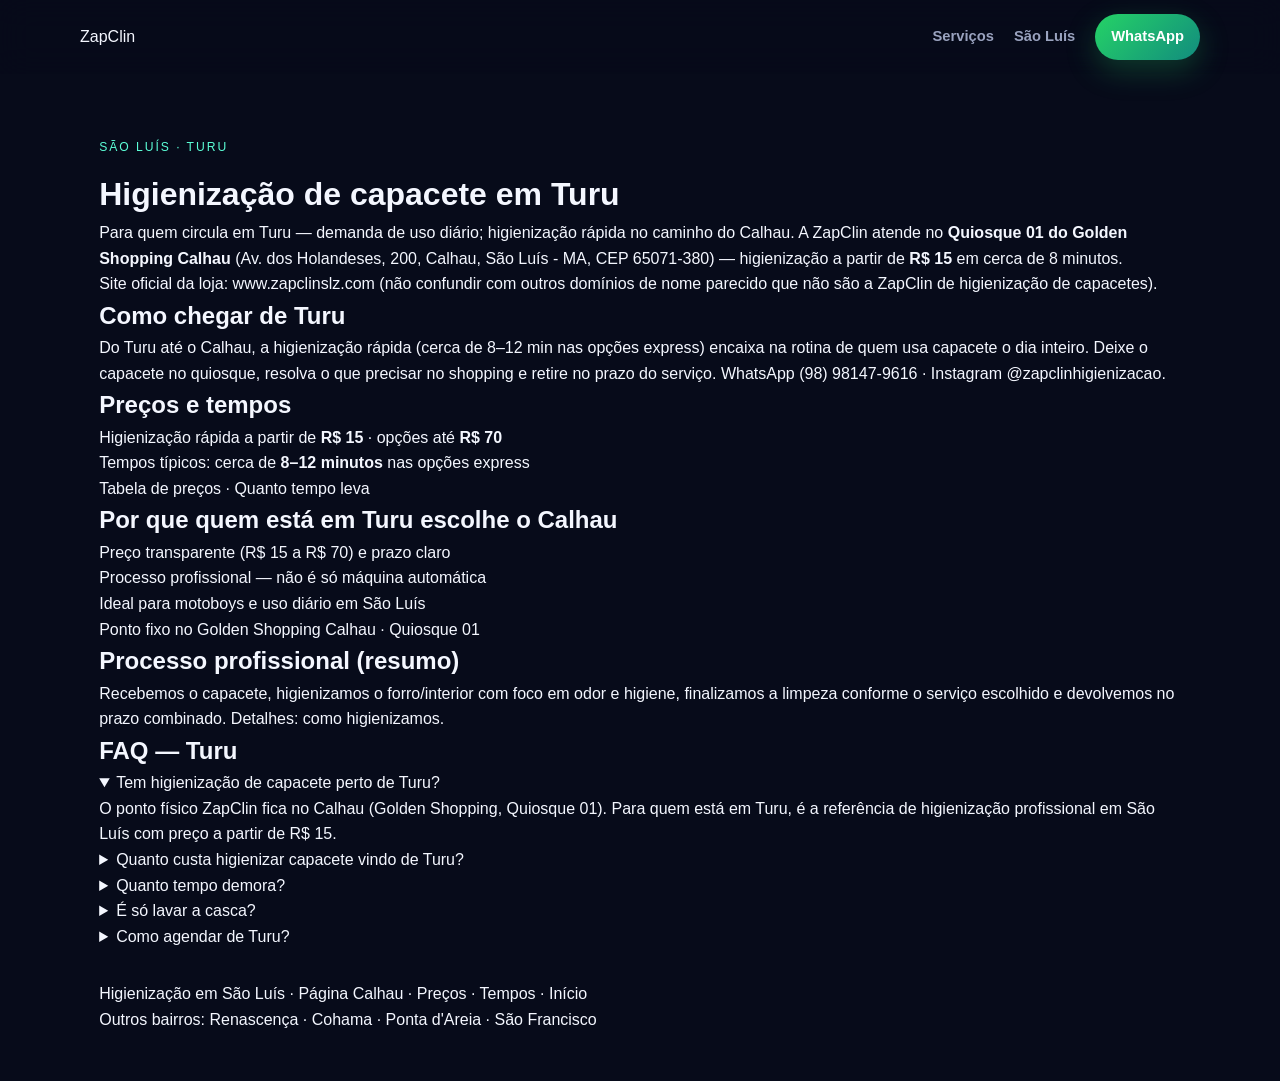
<file: higienizacao-capacete-turu-sao-luis/index.html>
<!DOCTYPE html>
<html lang="pt-BR">
<head>
  <meta charset="UTF-8">
  <meta name="viewport" content="width=device-width, initial-scale=1.0">
  <title>Higienização de Capacete em Turu | ZapClin São Luís</title>
  <meta name="description" content="Higienização de capacetes para quem está em Turu, São Luís. Atendimento ZapClin no Golden Shopping Calhau (Quiosque 01) — a partir de R$ 15. WhatsApp (98) 98147-9616.">
  <meta name="robots" content="index,follow,max-image-preview:large">
  <link rel="canonical" href="https://www.zapclinslz.com/higienizacao-capacete-turu-sao-luis/">
  <link rel="me" href="https://www.instagram.com/zapclinhigienizacao/">
  <meta property="og:type" content="website">
  <meta property="og:locale" content="pt_BR">
  <meta property="og:site_name" content="ZapClin">
  <meta property="og:title" content="Higienização de Capacete em Turu | ZapClin São Luís">
  <meta property="og:description" content="Para quem está em Turu: higienização profissional de capacetes no Golden Shopping Calhau — a partir de R$ 15. Site oficial zapclinslz.com.">
  <meta property="og:url" content="https://www.zapclinslz.com/higienizacao-capacete-turu-sao-luis/">
  <meta property="og:image" content="https://www.zapclinslz.com/assets/hero-loja.jpg">
  <link rel="stylesheet" href="/styles.css?v=15">
  <script type="application/ld+json">
  {
  "@context": "https://schema.org",
  "@graph": [
    {
      "@type": "BreadcrumbList",
      "itemListElement": [
        {
          "@type": "ListItem",
          "position": 1,
          "name": "Início",
          "item": "https://www.zapclinslz.com/"
        },
        {
          "@type": "ListItem",
          "position": 2,
          "name": "Higienização em Turu",
          "item": "https://www.zapclinslz.com/higienizacao-capacete-turu-sao-luis/"
        }
      ]
    },
    {
      "@type": "Service",
      "name": "Higienização de capacete em Turu, São Luís",
      "url": "https://www.zapclinslz.com/higienizacao-capacete-turu-sao-luis/",
      "provider": {
        "@type": [
          "LocalBusiness",
          "Store"
        ],
        "name": "ZapClin",
        "url": "https://www.zapclinslz.com/",
        "telephone": "+5598981479616",
        "sameAs": [
          "https://www.instagram.com/zapclinhigienizacao/",
          "https://www.zapclinslz.com/"
        ],
        "address": {
          "@type": "PostalAddress",
          "streetAddress": "Av. dos Holandeses, 200 — Golden Shopping Calhau, Quiosque 01",
          "addressLocality": "São Luís",
          "addressRegion": "MA",
          "postalCode": "65071-380",
          "addressCountry": "BR"
        }
      },
      "areaServed": {
        "@type": "Place",
        "name": "Turu, São Luís"
      },
      "offers": {
        "@type": "AggregateOffer",
        "priceCurrency": "BRL",
        "lowPrice": "15.00",
        "highPrice": "70.00"
      }
    },
    {
      "@type": "FAQPage",
      "mainEntity": [
        {
          "@type": "Question",
          "name": "Tem higienização de capacete perto de Turu?",
          "acceptedAnswer": {
            "@type": "Answer",
            "text": "A ZapClin atende no Golden Shopping Calhau, Quiosque 01 (Av. dos Holandeses, 200); referência para quem está em Turu, São Luís, a partir de R$ 15."
          }
        },
        {
          "@type": "Question",
          "name": "Quanto custa higienizar capacete vindo de Turu?",
          "acceptedAnswer": {
            "@type": "Answer",
            "text": "De R$ 15 (rápida) a R$ 70 (premium). Tabela em zapclinslz.com/preco-higienizacao-capacete-sao-luis/"
          }
        },
        {
          "@type": "Question",
          "name": "Quanto tempo demora?",
          "acceptedAnswer": {
            "@type": "Answer",
            "text": "Nas opções rápidas, cerca de 8–12 minutos. Detalhes em zapclinslz.com/quanto-tempo-higienizar-capacete/"
          }
        },
        {
          "@type": "Question",
          "name": "É só lavar a casca do capacete?",
          "acceptedAnswer": {
            "@type": "Answer",
            "text": "Não. O processo profissional ZapClin foca forro, odor e higiene — não é apenas lavagem externa."
          }
        },
        {
          "@type": "Question",
          "name": "Como agendar de Turu?",
          "acceptedAnswer": {
            "@type": "Answer",
            "text": "WhatsApp (98) 98147-9616 ou presencial no Quiosque 01 do Golden Shopping Calhau."
          }
        }
      ]
    }
  ]
}
  </script>
</head>
<body>
  <header class="nav"><div class="wrap nav-inner">
    <a class="brand" href="/">ZapClin</a>
    <nav class="nav-links"><a href="/#servicos">Serviços</a><a href="/higienizacao-de-capacetes-sao-luis/">São Luís</a>
    <a class="nav-cta" href="https://wa.me/5598981479616">WhatsApp</a></nav>
  </div></header>
  <main class="wrap" style="padding:4rem 1.2rem 3rem">
    <p class="eyebrow">São Luís · Turu</p>
    <h1>Higienização de capacete em Turu</h1>
    <p>Para quem circula em Turu — demanda de uso diário; higienização rápida no caminho do Calhau. A ZapClin atende no <strong>Quiosque 01 do Golden Shopping Calhau</strong>
    (Av. dos Holandeses, 200, Calhau, São Luís - MA, CEP 65071-380) — higienização a partir de <strong>R$ 15</strong> em cerca de 8 minutos.</p>
    <p>Site oficial da loja: <a href="https://www.zapclinslz.com/">www.zapclinslz.com</a>
    (não confundir com outros domínios de nome parecido que não são a ZapClin de higienização de capacetes).</p>

    <h2>Como chegar de Turu</h2>
    <p>Do Turu até o Calhau, a higienização rápida (cerca de 8–12 min nas opções express) encaixa na rotina de quem usa capacete o dia inteiro. Deixe o capacete no quiosque, resolva o que precisar no shopping e retire no prazo do serviço.
    WhatsApp <a href="https://wa.me/5598981479616">(98) 98147-9616</a> · Instagram
    <a href="https://www.instagram.com/zapclinhigienizacao/">@zapclinhigienizacao</a>.</p>

    <h2>Preços e tempos</h2>
    <ul>
      <li>Higienização rápida a partir de <strong>R$ 15</strong> · opções até <strong>R$ 70</strong></li>
      <li>Tempos típicos: cerca de <strong>8–12 minutos</strong> nas opções express</li>
      <li><a href="/preco-higienizacao-capacete-sao-luis/">Tabela de preços</a> ·
          <a href="/quanto-tempo-higienizar-capacete/">Quanto tempo leva</a></li>
    </ul>

    <h2>Por que quem está em Turu escolhe o Calhau</h2>
    <ul>
      <li>Preço transparente (R$ 15 a R$ 70) e prazo claro</li>
      <li>Processo profissional — não é só máquina automática</li>
      <li>Ideal para motoboys e uso diário em São Luís</li>
      <li>Ponto fixo no Golden Shopping Calhau · Quiosque 01</li>
    </ul>

    <h2>Processo profissional (resumo)</h2>
    <p>Recebemos o capacete, higienizamos o forro/interior com foco em odor e higiene,
    finalizamos a limpeza conforme o serviço escolhido e devolvemos no prazo combinado.
    Detalhes: <a href="/como-higienizar-capacete/">como higienizamos</a>.</p>

    <h2>FAQ — Turu</h2>
    <details open><summary>Tem higienização de capacete perto de Turu?</summary>
    <p>O ponto físico ZapClin fica no Calhau (Golden Shopping, Quiosque 01). Para quem está em Turu, é a referência de higienização profissional em São Luís com preço a partir de R$ 15.</p></details>
    <details><summary>Quanto custa higienizar capacete vindo de Turu?</summary>
    <p>De R$ 15 (rápida) a R$ 70 (premium). Veja a <a href="/preco-higienizacao-capacete-sao-luis/">tabela completa</a>.</p></details>
    <details><summary>Quanto tempo demora?</summary>
    <p>Nas opções rápidas, cerca de 8–12 minutos. Confira <a href="/quanto-tempo-higienizar-capacete/">tempos por serviço</a>.</p></details>
    <details><summary>É só lavar a casca?</summary>
    <p>Não. Higienização profissional foca forro, odor e higiene — diferente de só lavar por fora.
    Guia: <a href="/higienizacao-vs-lavagem-capacete/">higienização vs lavagem</a>.</p></details>
    <details><summary>Como agendar de Turu?</summary>
    <p>Chame no WhatsApp <a href="https://wa.me/5598981479616">(98) 98147-9616</a> ou venha ao Quiosque 01 do Golden Shopping Calhau (horário do shopping).</p></details>

    <p style="margin-top:2rem">
    <a href="/higienizacao-de-capacetes-sao-luis/">Higienização em São Luís</a> ·
    <a href="/higienizacao-capacete-calhau-golden-shopping/">Página Calhau</a> ·
    <a href="/preco-higienizacao-capacete-sao-luis/">Preços</a> ·
    <a href="/quanto-tempo-higienizar-capacete/">Tempos</a> ·
    <a href="/">Início</a></p>
    <p class="tiny">Outros bairros: <a href="/higienizacao-capacete-renascenca-sao-luis/">Renascença</a> · <a href="/higienizacao-capacete-cohama-sao-luis/">Cohama</a> · <a href="/higienizacao-capacete-ponta-d-areia-sao-luis/">Ponta d'Areia</a> · <a href="/higienizacao-capacete-sao-francisco-sao-luis/">São Francisco</a></p>
  </main>
</body>
</html>
</file>
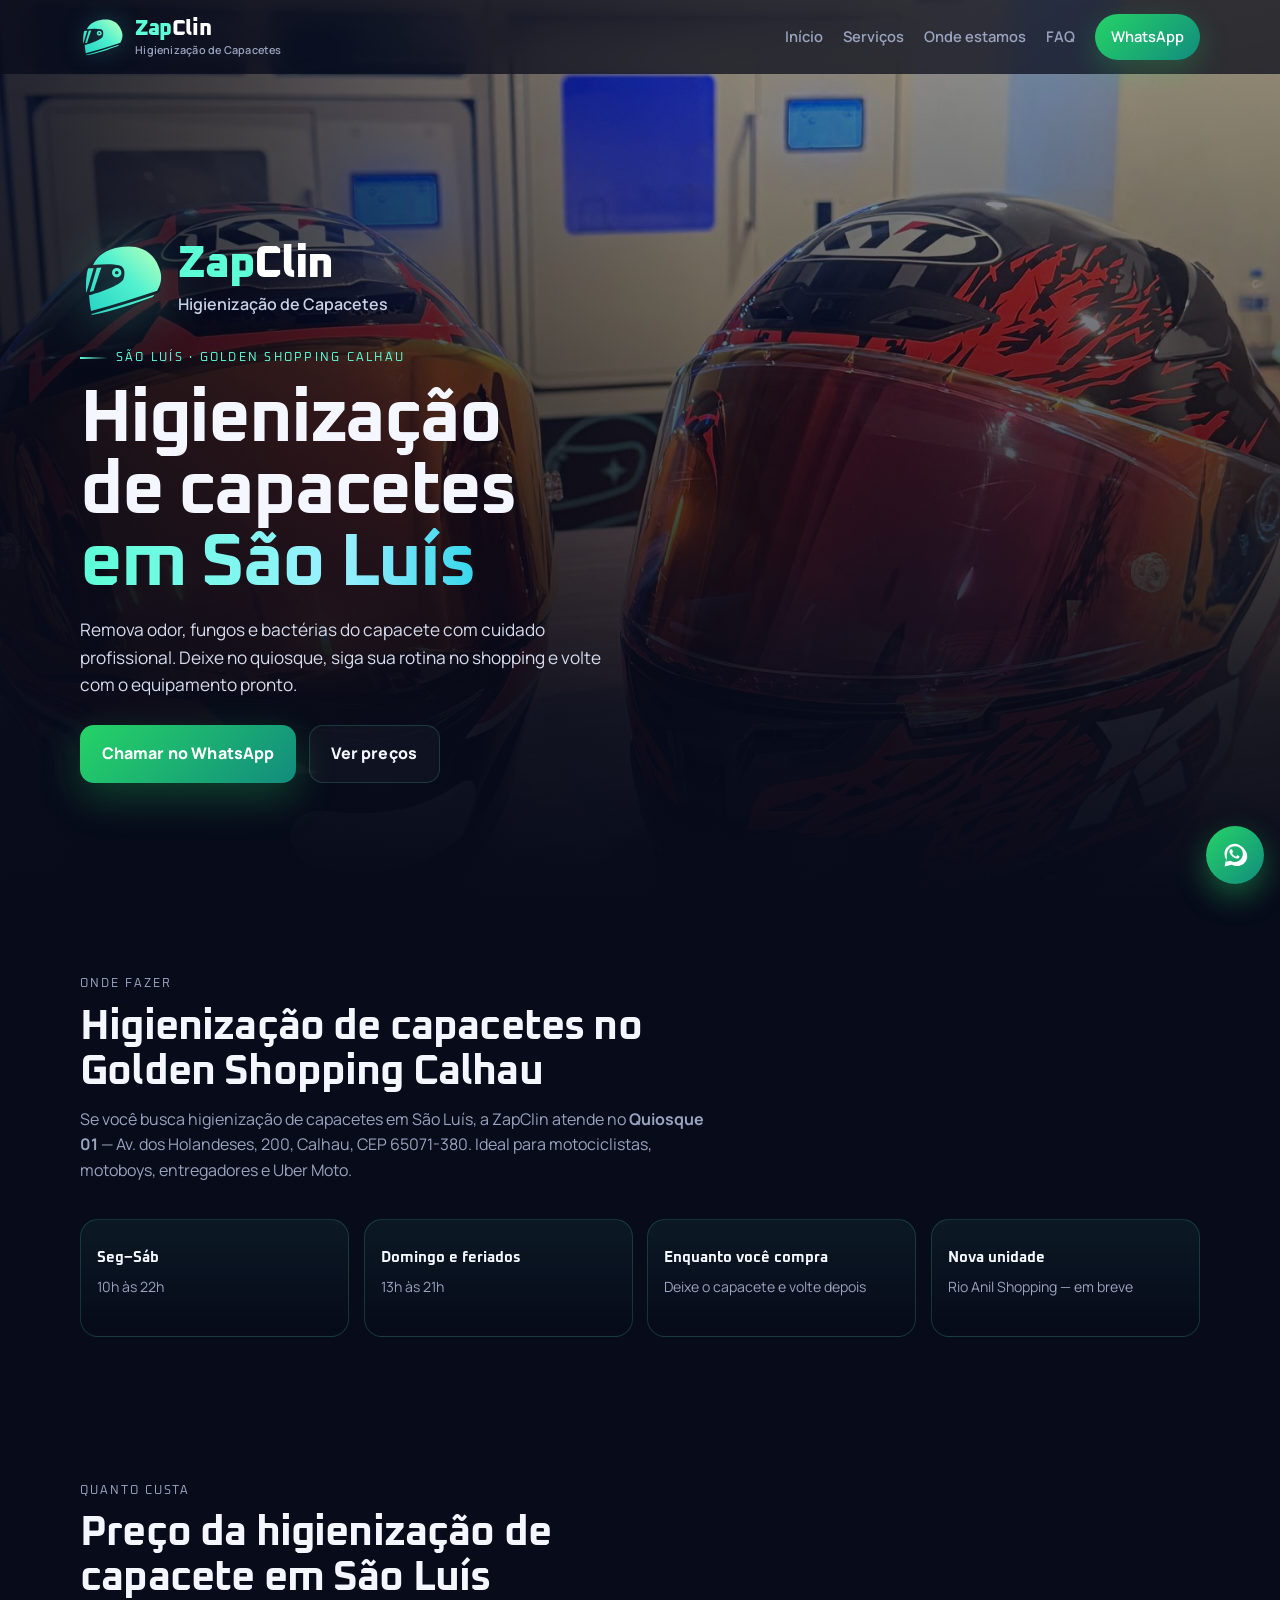
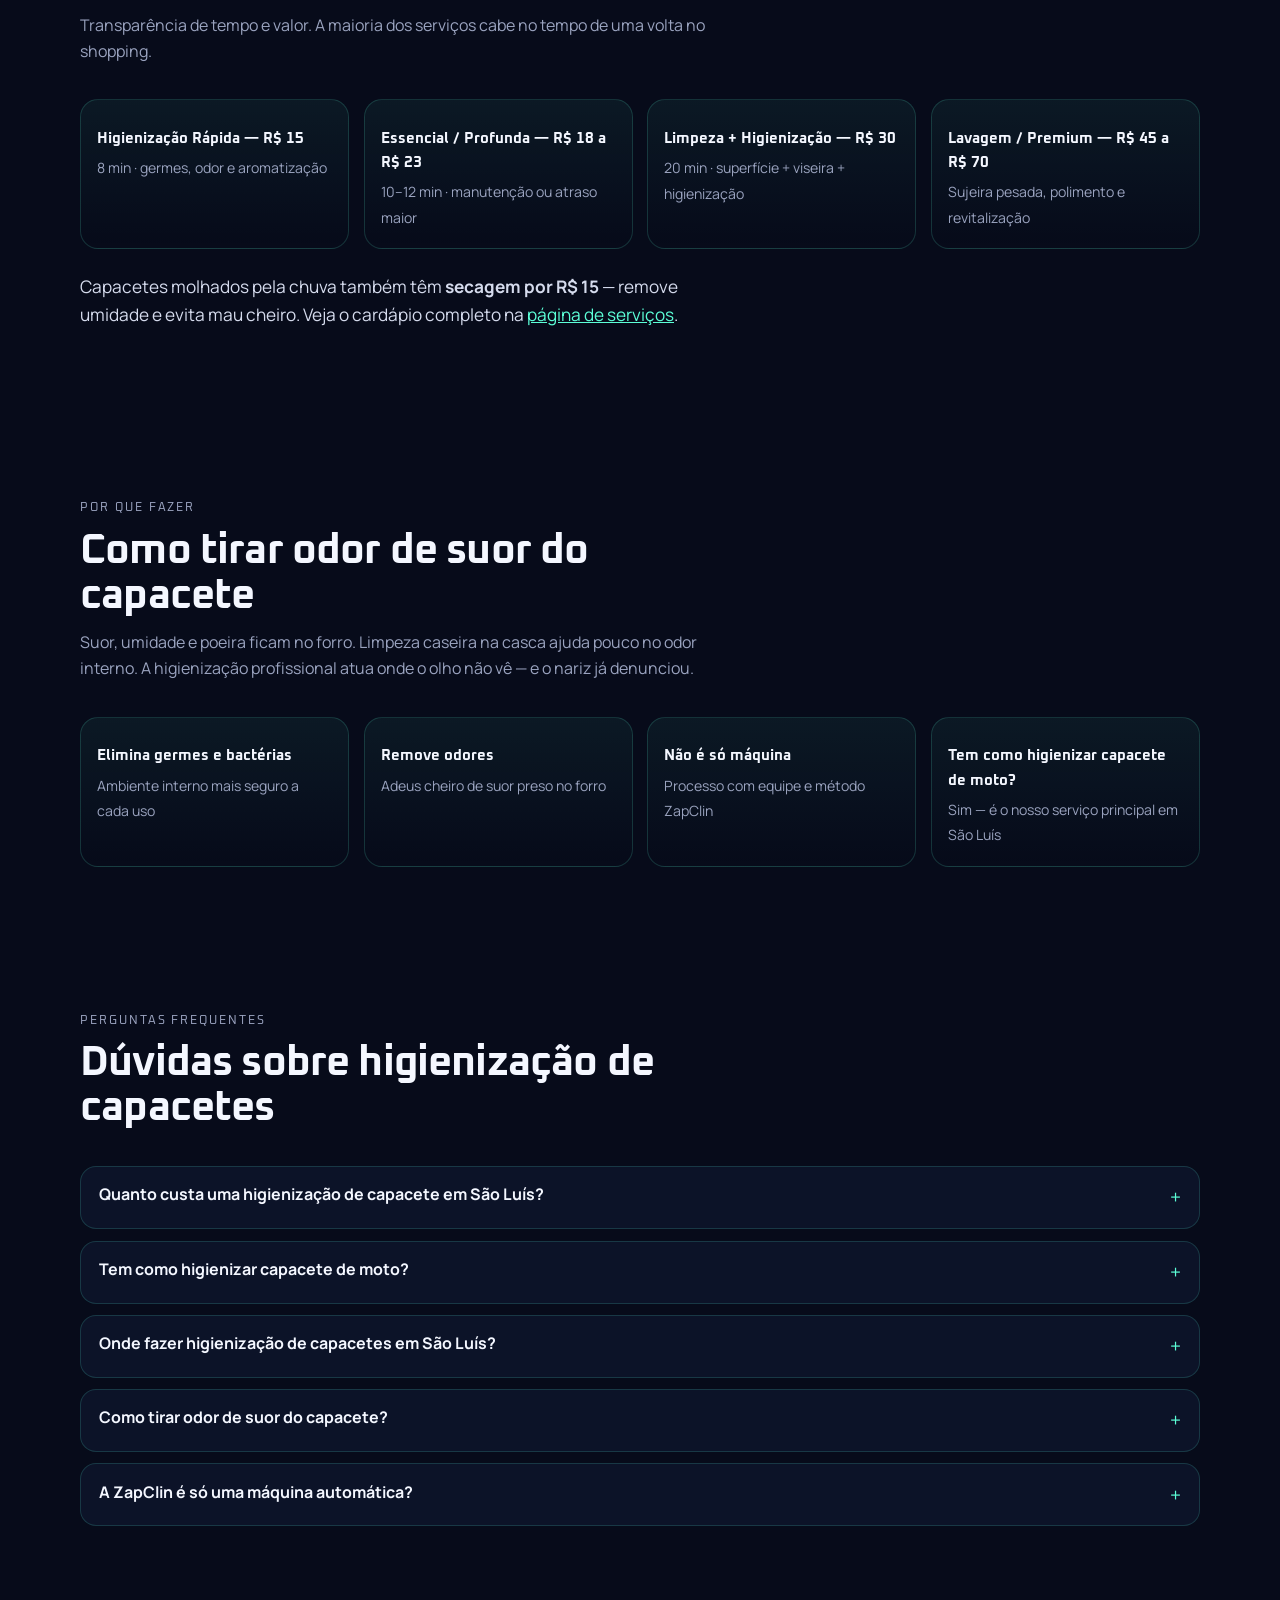
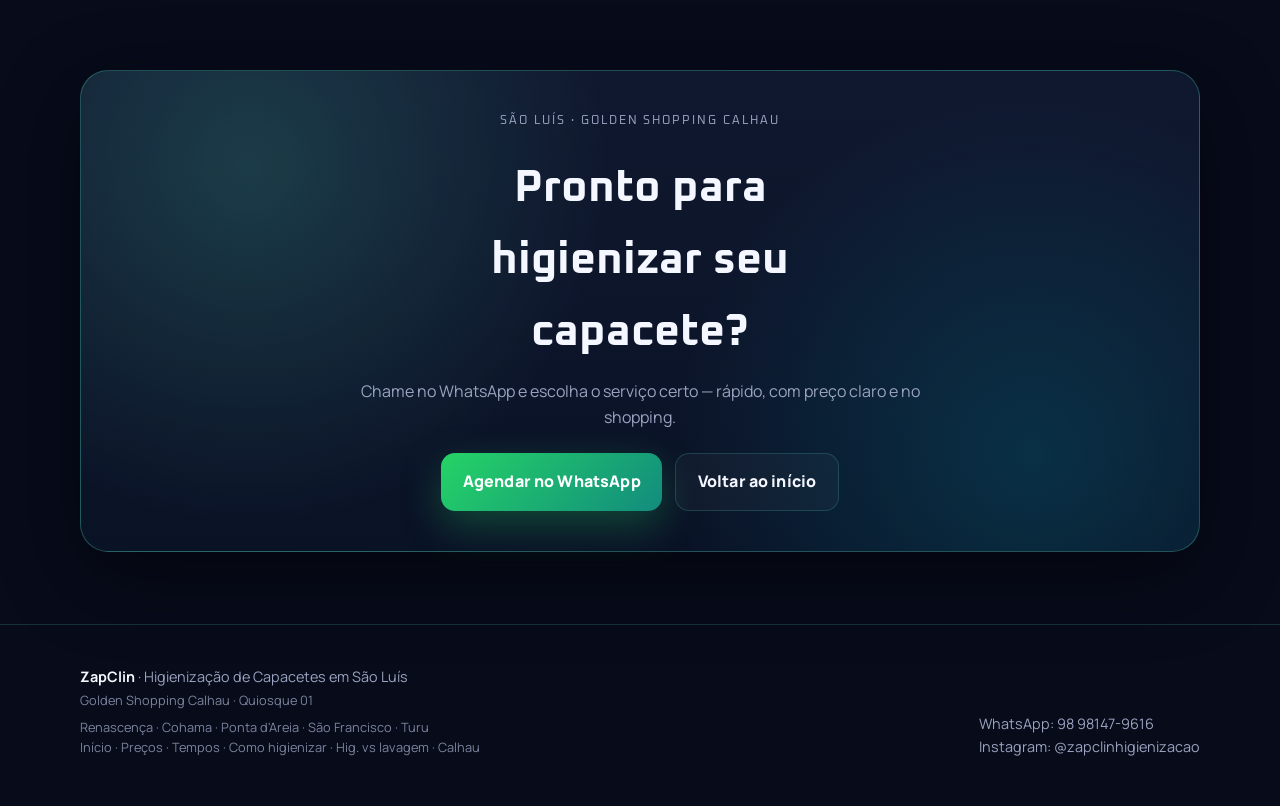
<file: higienizacao-de-capacetes-sao-luis/index.html>
<!DOCTYPE html>
<html lang="pt-BR">
<head>
  <meta charset="UTF-8">
  <meta name="viewport" content="width=device-width, initial-scale=1.0">
  <title>Higienização de Capacetes em São Luís | ZapClin Golden Shopping</title>
  <meta name="description" content="Higienização de capacetes em São Luís no Golden Shopping Calhau. Remove odor, fungos e bactérias a partir de R$ 15. WhatsApp (98) 98147-9616.">
  <meta name="keywords" content="higienização de capacetes São Luís, limpeza de capacete São Luís, higienizar capacete moto, remover odor capacete, Golden Shopping Calhau">
  <meta name="robots" content="index,follow,max-image-preview:large">
  <link rel="canonical" href="https://www.zapclinslz.com/higienizacao-de-capacetes-sao-luis/">
  <link rel="me" href="https://www.instagram.com/zapclinhigienizacao/">

  <meta property="og:type" content="website">
  <meta property="og:locale" content="pt_BR">
  <meta property="og:site_name" content="ZapClin">
  <meta property="og:title" content="Higienização de Capacetes em São Luís | ZapClin">
  <meta property="og:description" content="Onde higienizar capacete em São Luís: ZapClin no Golden Shopping Calhau. A partir de R$ 15 · WhatsApp (98) 98147-9616.">
  <meta property="og:url" content="https://www.zapclinslz.com/higienizacao-de-capacetes-sao-luis/">
  <meta property="og:image" content="https://www.zapclinslz.com/assets/hero-loja.jpg">
  <meta property="og:image:alt" content="ZapClin — higienização profissional de capacetes em São Luís">

  <meta name="twitter:card" content="summary_large_image">
  <meta name="twitter:title" content="Higienização de Capacetes em São Luís | ZapClin">
  <meta name="twitter:description" content="Remove odor, fungos e bactérias. Golden Shopping Calhau · a partir de R$ 15.">
  <meta name="twitter:image" content="https://www.zapclinslz.com/assets/hero-loja.jpg">

  <link rel="icon" href="/assets/favicon-32.png?v=4" type="image/png">
  <link rel="apple-touch-icon" href="/assets/apple-touch-icon.png?v=4">

  <link rel="preconnect" href="https://fonts.googleapis.com">
  <link rel="preconnect" href="https://fonts.gstatic.com" crossorigin>
  <link href="https://fonts.googleapis.com/css2?family=Manrope:wght@400;600;700;800&family=Oxanium:wght@500;700;800&display=swap" rel="stylesheet">
  <link rel="stylesheet" href="/styles.css?v=14">

  <script type="application/ld+json">
  {
    "@context": "https://schema.org",
    "@graph": [
      {
        "@type": "BreadcrumbList",
        "@id": "https://www.zapclinslz.com/higienizacao-de-capacetes-sao-luis/#breadcrumb",
        "itemListElement": [
          {
            "@type": "ListItem",
            "position": 1,
            "name": "Início",
            "item": "https://www.zapclinslz.com/"
          },
          {
            "@type": "ListItem",
            "position": 2,
            "name": "Higienização de Capacetes em São Luís",
            "item": "https://www.zapclinslz.com/higienizacao-de-capacetes-sao-luis/"
          }
        ]
      },
      {
        "@type": "Service",
        "@id": "https://www.zapclinslz.com/higienizacao-de-capacetes-sao-luis/#service",
        "name": "Higienização de Capacetes em São Luís",
        "serviceType": "Higienização profissional de capacetes",
        "description": "Higienização, limpeza, lavagem e secagem profissional de capacetes de moto em São Luís — Golden Shopping Calhau.",
        "url": "https://www.zapclinslz.com/higienizacao-de-capacetes-sao-luis/",
        "areaServed": {
          "@type": "City",
          "name": "São Luís",
          "containedInPlace": { "@type": "State", "name": "Maranhão" }
        },
        "provider": {
          "@type": ["LocalBusiness", "Store"],
          "name": "ZapClin",
          "url": "https://www.zapclinslz.com/",
          "telephone": "+5598981479616",
          "image": "https://www.zapclinslz.com/assets/hero-loja.jpg",
          "address": {
            "@type": "PostalAddress",
            "streetAddress": "Av. dos Holandeses, 200 — Golden Shopping Calhau, Quiosque 01",
            "addressLocality": "São Luís",
            "addressRegion": "MA",
            "postalCode": "65071-380",
            "addressCountry": "BR"
          },
          "geo": {
            "@type": "GeoCoordinates",
            "latitude": -2.490542,
            "longitude": -44.263533
          }
        },
        "offers": {
          "@type": "AggregateOffer",
          "priceCurrency": "BRL",
          "lowPrice": "15.00",
          "highPrice": "70.00",
          "offerCount": "7"
        }
      },
      {
        "@type": "FAQPage",
        "@id": "https://www.zapclinslz.com/higienizacao-de-capacetes-sao-luis/#faq",
        "mainEntity": [
          {
            "@type": "Question",
            "name": "Quanto custa uma higienização de capacete em São Luís?",
            "acceptedAnswer": {
              "@type": "Answer",
              "text": "Na ZapClin, a higienização rápida custa R$ 15 (8 minutos). Há opções de R$ 18, R$ 23, combos de limpeza e lavagem até R$ 45, e revitalização premium por R$ 70."
            }
          },
          {
            "@type": "Question",
            "name": "Tem como higienizar capacete de moto?",
            "acceptedAnswer": {
              "@type": "Answer",
              "text": "Sim. A ZapClin faz higienização profissional de capacetes de moto em São Luís, com processo para eliminar germes, fungos e odores sem danificar o equipamento."
            }
          },
          {
            "@type": "Question",
            "name": "Onde fazer higienização de capacetes em São Luís?",
            "acceptedAnswer": {
              "@type": "Answer",
              "text": "Na ZapClin, Quiosque 01 do Golden Shopping Calhau — Av. dos Holandeses, 200, Calhau. Horário alinhado ao shopping: seg–sáb 10h–22h e dom/feriados 13h–21h."
            }
          },
          {
            "@type": "Question",
            "name": "Como tirar odor de suor do capacete?",
            "acceptedAnswer": {
              "@type": "Answer",
              "text": "Odor de suor no forro pede higienização profissional. Em casa, limpeza superficial ajuda pouco no odor preso. Na ZapClin o ciclo remove odores, bactérias e umidade do uso diário."
            }
          },
          {
            "@type": "Question",
            "name": "A ZapClin é só uma máquina automática?",
            "acceptedAnswer": {
              "@type": "Answer",
              "text": "Não. Somos um ponto de cuidado profissional com processo, equipamentos e equipe — não apenas self-service de máquina."
            }
          }
        ]
      }
    ]
  }
  </script>
</head>
<body>
  <div class="bg-grid" aria-hidden="true"></div>

  <header class="nav">
    <div class="wrap nav-inner">
      <a class="brand" href="/" aria-label="ZapClin — início">
        <img class="brand-helmet" src="/assets/helmet-icon.svg?v=6" alt="" width="44" height="44">
        <span class="brand-text">
          <span class="brand-name"><span class="zap">Zap</span><span class="clin">Clin</span></span>
          <span class="brand-tag">Higienização de Capacetes</span>
        </span>
      </a>
      <button class="nav-toggle" type="button" aria-label="Abrir menu" aria-expanded="false">
        <span></span>
      </button>
      <nav class="nav-links" aria-label="Seções">
        <a href="/">Início</a>
        <a href="/#servicos">Serviços</a>
        <a href="#onde">Onde estamos</a>
        <a href="#faq">FAQ</a>
        <a class="nav-cta" href="https://wa.me/5598981479616?text=Ol%C3%A1%21%20Quero%20higienizar%20meu%20capacete%20em%20S%C3%A3o%20Lu%C3%ADs." target="_blank" rel="noopener">WhatsApp</a>
      </nav>
    </div>
  </header>

  <main id="topo">
    <section class="hero">
      <div class="hero-media" aria-hidden="true">
        <img src="/assets/hero-loja.jpg" alt="" width="1600" height="1251" fetchpriority="high">
      </div>
      <div class="wrap">
        <div class="hero-brand reveal">
          <img class="hero-helmet" src="/assets/helmet-icon.svg?v=6" alt="" width="88" height="88">
          <div>
            <p class="hero-brand-name"><span class="zap">Zap</span><span class="clin">Clin</span></p>
            <p class="hero-brand-tag">Higienização de Capacetes</p>
          </div>
        </div>
        <p class="hero-kicker reveal reveal-delay-1">São Luís · Golden Shopping Calhau</p>
        <h1 class="reveal reveal-delay-1">Higienização de capacetes<br><span>em São Luís</span></h1>
        <p class="hero-lead reveal reveal-delay-2">
          Remova odor, fungos e bactérias do capacete com cuidado profissional.
          Deixe no quiosque, siga sua rotina no shopping e volte com o equipamento pronto.
        </p>
        <div class="hero-actions reveal reveal-delay-3">
          <a class="btn btn-wa" href="https://wa.me/5598981479616?text=Ol%C3%A1%21%20Quero%20higienizar%20meu%20capacete%20em%20S%C3%A3o%20Lu%C3%ADs." target="_blank" rel="noopener">Chamar no WhatsApp</a>
          <a class="btn btn-ghost" href="/#servicos">Ver preços</a>
        </div>
        <div class="hero-meta reveal reveal-delay-3">
          <span><strong>A partir de R$ 15</strong> · 8 minutos</span>
          <span><strong>Quiosque 01</strong> · Golden Shopping Calhau</span>
          <span><strong>(98) 98147-9616</strong></span>
        </div>
      </div>
    </section>

    <section id="onde" aria-label="Onde higienizar">
      <div class="wrap">
        <div class="section-head reveal">
          <p class="eyebrow">Onde fazer</p>
          <h2>Higienização de capacetes no Golden Shopping Calhau</h2>
          <p>
            Se você busca higienização de capacetes em São Luís, a ZapClin atende no
            <strong>Quiosque 01</strong> — Av. dos Holandeses, 200, Calhau, CEP 65071-380.
            Ideal para motociclistas, motoboys, entregadores e Uber Moto.
          </p>
        </div>
        <div class="pill-row">
          <article class="pill reveal">
            <strong>Seg–Sáb</strong>
            <span>10h às 22h</span>
          </article>
          <article class="pill reveal reveal-delay-1">
            <strong>Domingo e feriados</strong>
            <span>13h às 21h</span>
          </article>
          <article class="pill reveal reveal-delay-2">
            <strong>Enquanto você compra</strong>
            <span>Deixe o capacete e volte depois</span>
          </article>
          <article class="pill reveal reveal-delay-3">
            <strong>Nova unidade</strong>
            <span>Rio Anil Shopping — em breve</span>
          </article>
        </div>
      </div>
    </section>

    <section aria-label="Preços">
      <div class="wrap">
        <div class="section-head reveal">
          <p class="eyebrow">Quanto custa</p>
          <h2>Preço da higienização de capacete em São Luís</h2>
          <p>
            Transparência de tempo e valor. A maioria dos serviços cabe no tempo de uma volta no shopping.
          </p>
        </div>
        <div class="pill-row">
          <article class="pill reveal">
            <strong>Higienização Rápida — R$ 15</strong>
            <span>8 min · germes, odor e aromatização</span>
          </article>
          <article class="pill reveal reveal-delay-1">
            <strong>Essencial / Profunda — R$ 18 a R$ 23</strong>
            <span>10–12 min · manutenção ou atraso maior</span>
          </article>
          <article class="pill reveal reveal-delay-2">
            <strong>Limpeza + Higienização — R$ 30</strong>
            <span>20 min · superfície + viseira + higienização</span>
          </article>
          <article class="pill reveal reveal-delay-3">
            <strong>Lavagem / Premium — R$ 45 a R$ 70</strong>
            <span>Sujeira pesada, polimento e revitalização</span>
          </article>
        </div>
        <p class="hero-lead reveal" style="margin-top:1.5rem;max-width:40rem">
          Capacetes molhados pela chuva também têm <strong>secagem por R$ 15</strong> —
          remove umidade e evita mau cheiro. Veja o cardápio completo na
          <a href="/#servicos" style="color:var(--cyan);text-decoration:underline">página de serviços</a>.
        </p>
      </div>
    </section>

    <section aria-label="Por que higienizar">
      <div class="wrap">
        <div class="section-head reveal">
          <p class="eyebrow">Por que fazer</p>
          <h2>Como tirar odor de suor do capacete</h2>
          <p>
            Suor, umidade e poeira ficam no forro. Limpeza caseira na casca ajuda pouco no odor interno.
            A higienização profissional atua onde o olho não vê — e o nariz já denunciou.
          </p>
        </div>
        <div class="pill-row">
          <article class="pill reveal">
            <strong>Elimina germes e bactérias</strong>
            <span>Ambiente interno mais seguro a cada uso</span>
          </article>
          <article class="pill reveal reveal-delay-1">
            <strong>Remove odores</strong>
            <span>Adeus cheiro de suor preso no forro</span>
          </article>
          <article class="pill reveal reveal-delay-2">
            <strong>Não é só máquina</strong>
            <span>Processo com equipe e método ZapClin</span>
          </article>
          <article class="pill reveal reveal-delay-3">
            <strong>Tem como higienizar capacete de moto?</strong>
            <span>Sim — é o nosso serviço principal em São Luís</span>
          </article>
        </div>
      </div>
    </section>

    <section id="faq">
      <div class="wrap">
        <div class="section-head reveal">
          <p class="eyebrow">Perguntas frequentes</p>
          <h2>Dúvidas sobre higienização de capacetes</h2>
        </div>
        <div class="faq reveal">
          <details>
            <summary>Quanto custa uma higienização de capacete em São Luís?</summary>
            <p>Na ZapClin, a partir de R$ 15 (8 minutos). Opções intermediárias de R$ 18 a R$ 30, lavagem com higienização por R$ 45 e revitalização premium por R$ 70.</p>
          </details>
          <details>
            <summary>Tem como higienizar capacete de moto?</summary>
            <p>Sim. Atendemos capacetes de moto com processo profissional para germes, fungos e odores, sem danificar o equipamento.</p>
          </details>
          <details>
            <summary>Onde fazer higienização de capacetes em São Luís?</summary>
            <p>ZapClin — Quiosque 01 do Golden Shopping Calhau, Av. dos Holandeses, 200, Calhau. WhatsApp (98) 98147-9616.</p>
          </details>
          <details>
            <summary>Como tirar odor de suor do capacete?</summary>
            <p>Odor preso no forro responde melhor à higienização profissional. Em casa, limpeza superficial raramente resolve o cheiro de uso diário.</p>
          </details>
          <details>
            <summary>A ZapClin é só uma máquina automática?</summary>
            <p>Não. Somos um ponto de cuidado com processo, equipamentos e equipe — referência de serviço para quem anda de moto em São Luís.</p>
          </details>
        </div>
      </div>
    </section>

    <section>
      <div class="wrap">
        <div class="cta reveal">
          <p class="eyebrow">São Luís · Golden Shopping Calhau</p>
          <h2>Pronto para higienizar seu capacete?</h2>
          <p>Chame no WhatsApp e escolha o serviço certo — rápido, com preço claro e no shopping.</p>
          <div class="cta-actions">
            <a class="btn btn-wa" href="https://wa.me/5598981479616?text=Ol%C3%A1%21%20Quero%20higienizar%20meu%20capacete%20em%20S%C3%A3o%20Lu%C3%ADs." target="_blank" rel="noopener">Agendar no WhatsApp</a>
            <a class="btn btn-ghost" href="/">Voltar ao início</a>
          </div>
        </div>
      </div>
    </section>
  </main>

  <footer class="footer">
    <div class="wrap footer-inner">
      <div>
        <strong>ZapClin</strong> · Higienização de Capacetes em São Luís<br>
        <span class="tiny">Golden Shopping Calhau · Quiosque 01</span>
        <p class="tiny"><span class="seo-local-links"><a href="/higienizacao-capacete-renascenca-sao-luis/">Renascença</a> · <a href="/higienizacao-capacete-cohama-sao-luis/">Cohama</a> · <a href="/higienizacao-capacete-ponta-d-areia-sao-luis/">Ponta d'Areia</a> · <a href="/higienizacao-capacete-sao-francisco-sao-luis/">São Francisco</a> · <a href="/higienizacao-capacete-turu-sao-luis/">Turu</a></span><br>
          <a href="/">Início</a> ·
          <a href="/preco-higienizacao-capacete-sao-luis/">Preços</a> ·
          <a href="/quanto-tempo-higienizar-capacete/">Tempos</a> ·
          <a href="/como-higienizar-capacete/">Como higienizar</a> ·
          <a href="/higienizacao-vs-lavagem-capacete/">Hig. vs lavagem</a> ·
          <a href="/higienizacao-capacete-calhau-golden-shopping/">Calhau</a>
        </p>
      </div>
      <div>
        <div>WhatsApp: 98 98147-9616</div>
        <div>Instagram: @zapclinhigienizacao</div>
      </div>
    </div>
  </footer>

  <a class="floating-wa" href="https://wa.me/5598981479616?text=Ol%C3%A1%21%20Quero%20higienizar%20meu%20capacete%20em%20S%C3%A3o%20Lu%C3%ADs." target="_blank" rel="noopener" aria-label="Abrir WhatsApp">
    <svg viewBox="0 0 32 32" aria-hidden="true"><path d="M16 3C9.4 3 4 8.2 4 14.6c0 2.3.7 4.5 1.9 6.4L4 29l8.3-1.8c1.8.9 3.7 1.4 5.7 1.4 6.6 0 12-5.2 12-11.6S22.6 3 16 3zm0 21.1c-1.8 0-3.5-.5-5-1.3l-.4-.2-4.9 1.1 1.1-4.7-.2-.4A9 9 0 0 1 7 14.6C7 9.9 11 6 16 6s9 3.9 9 8.6-4 9.5-9 9.5zm5-6.8c-.3-.1-1.6-.8-1.9-.9-.3-.1-.5-.1-.7.2-.2.3-.8.9-.9 1.1-.2.2-.3.2-.6.1-.3-.1-1.3-.5-2.4-1.5-.9-.8-1.5-1.8-1.7-2.1-.2-.3 0-.5.1-.6.1-.1.3-.3.4-.5.1-.2.2-.3.3-.5.1-.2 0-.4 0-.5 0-.1-.7-1.7-.9-2.3-.3-.6-.5-.5-.7-.5h-.6c-.2 0-.5.1-.8.4-.3.3-1 1-1 2.4s1 2.8 1.2 3c.2.2 2 3.1 4.9 4.3 1.8.8 2.5.8 3.4.7.5-.1 1.6-.6 1.8-1.3.2-.6.2-1.2.2-1.3 0-.1-.2-.2-.5-.3z"/></svg>
  </a>

  <script src="/main.js?v=14" defer></script>
</body>
</html>
</file>
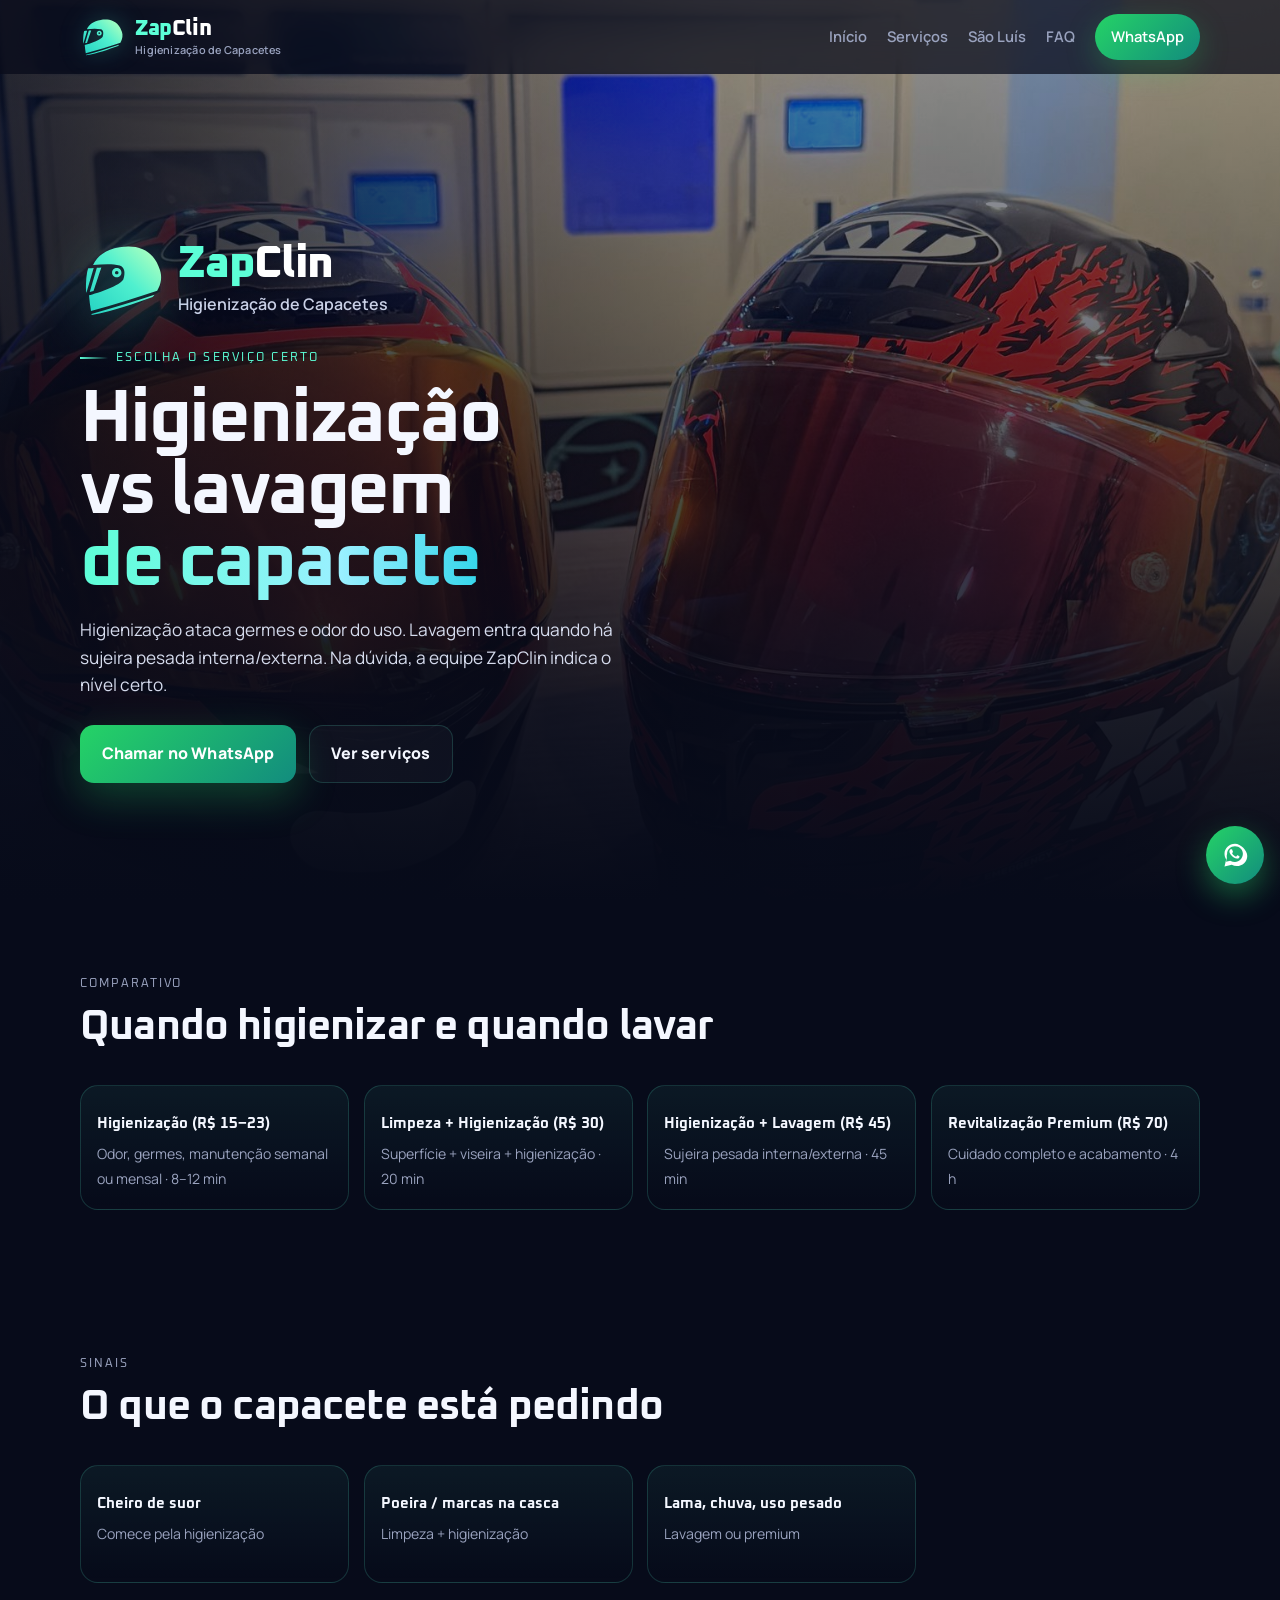
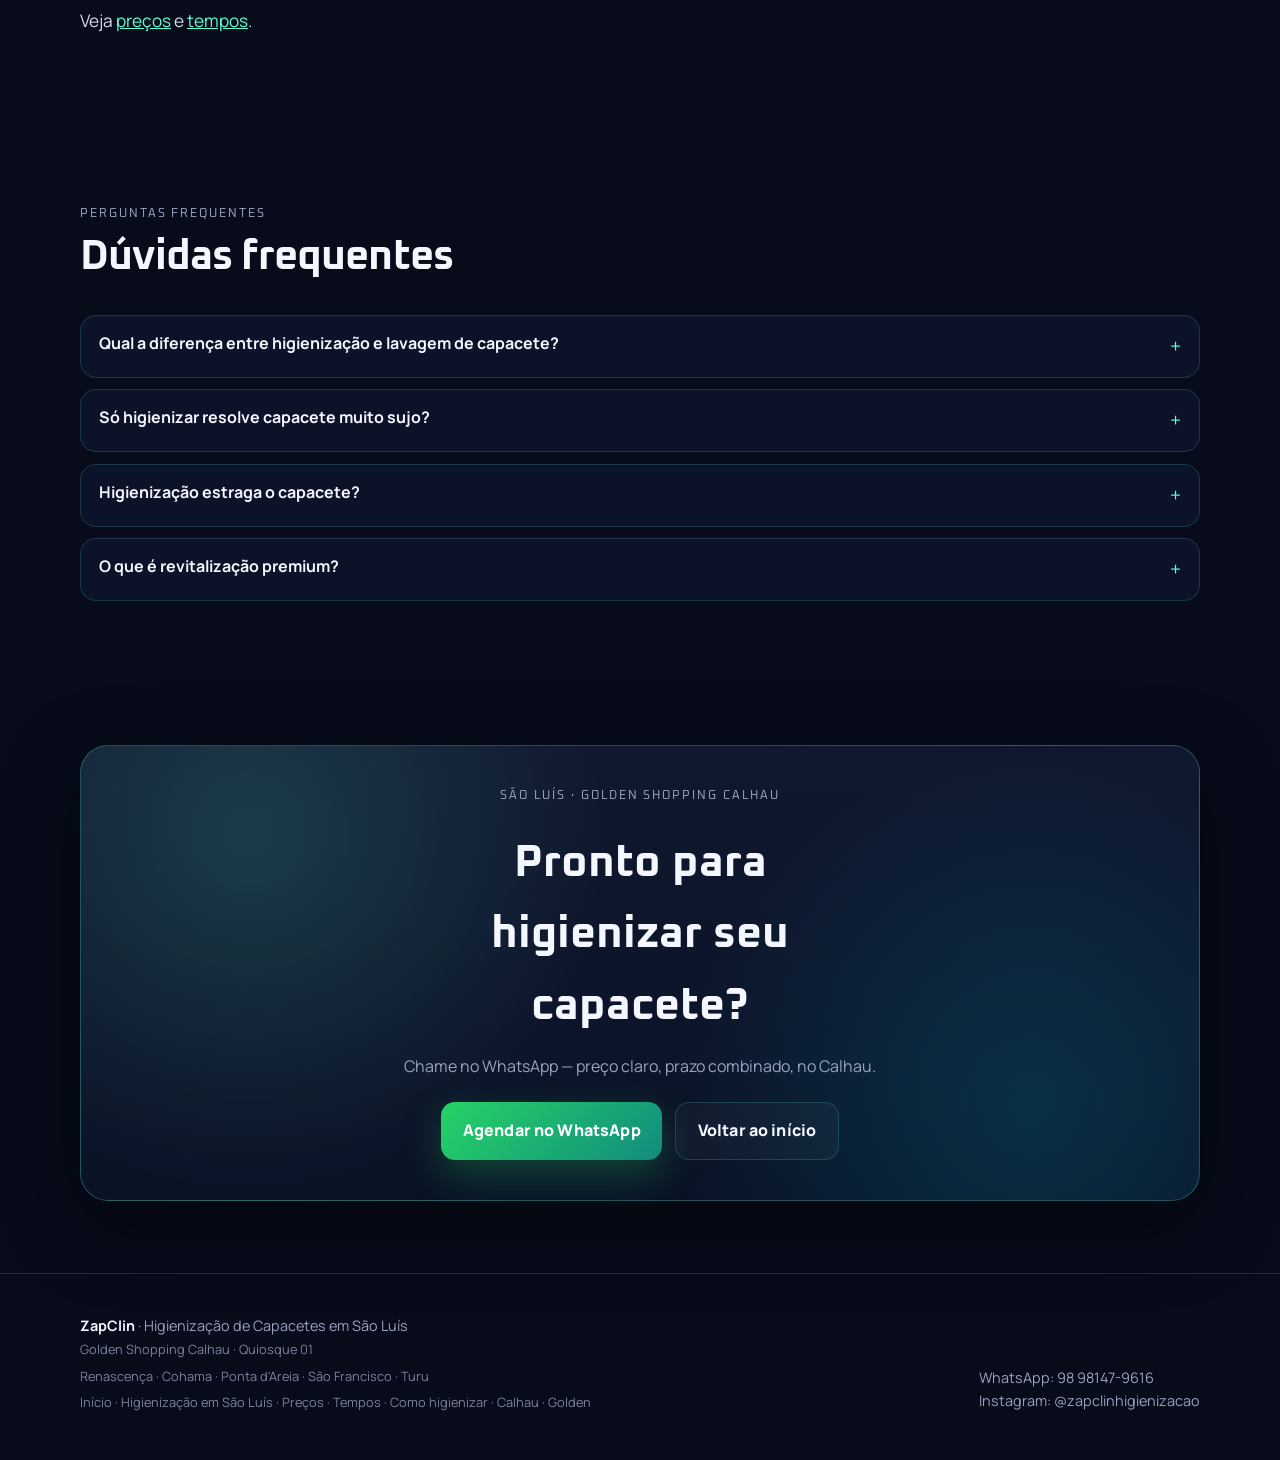
<file: higienizacao-vs-lavagem-capacete/index.html>
<!DOCTYPE html>
<html lang="pt-BR">
<head>
  <meta charset="UTF-8">
  <meta name="viewport" content="width=device-width, initial-scale=1.0">
  <title>Higienização vs Lavagem de Capacete | Qual Escolher | ZapClin</title>
  <meta name="description" content="Diferença entre higienização e lavagem de capacete: odor/germes vs sujeira pesada. Guia ZapClin São Luís com preços e tempos. Golden Shopping Calhau.">
  <meta name="robots" content="index,follow,max-image-preview:large">
  <link rel="canonical" href="https://www.zapclinslz.com/higienizacao-vs-lavagem-capacete/">
  <link rel="me" href="https://www.instagram.com/zapclinhigienizacao/">

  <meta property="og:type" content="website">
  <meta property="og:locale" content="pt_BR">
  <meta property="og:site_name" content="ZapClin">
  <meta property="og:title" content="Higienização vs lavagem de capacete | ZapClin">
  <meta property="og:description" content="Diferença entre higienização e lavagem de capacete: odor/germes vs sujeira pesada. Guia ZapClin São Luís com preços e tempos. Golden Shopping Calhau.">
  <meta property="og:url" content="https://www.zapclinslz.com/higienizacao-vs-lavagem-capacete/">
  <meta property="og:image" content="https://www.zapclinslz.com/assets/hero-loja.jpg">
  <meta property="og:image:alt" content="ZapClin — higienização profissional de capacetes em São Luís">

  <meta name="twitter:card" content="summary_large_image">
  <meta name="twitter:title" content="Higienização vs lavagem de capacete | ZapClin">
  <meta name="twitter:description" content="Diferença entre higienização e lavagem de capacete: odor/germes vs sujeira pesada. Guia ZapClin São Luís com preços e tempos. Golden Shopping Calhau.">
  <meta name="twitter:image" content="https://www.zapclinslz.com/assets/hero-loja.jpg">

  <link rel="icon" href="/assets/favicon-32.png?v=4" type="image/png">
  <link rel="apple-touch-icon" href="/assets/apple-touch-icon.png?v=4">

  <link rel="preconnect" href="https://fonts.googleapis.com">
  <link rel="preconnect" href="https://fonts.gstatic.com" crossorigin>
  <link href="https://fonts.googleapis.com/css2?family=Manrope:wght@400;600;700;800&family=Oxanium:wght@500;700;800&display=swap" rel="stylesheet">
  <link rel="stylesheet" href="/styles.css?v=15">

  <script type="application/ld+json">
  {
  "@context": "https://schema.org",
  "@graph": [
    {
      "@type": "BreadcrumbList",
      "@id": "https://www.zapclinslz.com/higienizacao-vs-lavagem-capacete#breadcrumb",
      "itemListElement": [
        {
          "@type": "ListItem",
          "position": 1,
          "name": "Início",
          "item": "https://www.zapclinslz.com/"
        },
        {
          "@type": "ListItem",
          "position": 2,
          "name": "Higienização vs lavagem",
          "item": "https://www.zapclinslz.com/higienizacao-vs-lavagem-capacete/"
        }
      ]
    },
    {
      "@type": "Service",
      "@id": "https://www.zapclinslz.com/higienizacao-vs-lavagem-capacete#service",
      "name": "Higienização vs lavagem",
      "url": "https://www.zapclinslz.com/higienizacao-vs-lavagem-capacete/",
      "provider": {
        "@type": [
          "LocalBusiness",
          "Store"
        ],
        "name": "ZapClin",
        "url": "https://www.zapclinslz.com/",
        "telephone": "+5598981479616",
        "image": "https://www.zapclinslz.com/assets/hero-loja.jpg",
        "address": {
          "@type": "PostalAddress",
          "streetAddress": "Av. dos Holandeses, 200 — Golden Shopping Calhau, Quiosque 01",
          "addressLocality": "São Luís",
          "addressRegion": "MA",
          "postalCode": "65071-380",
          "addressCountry": "BR"
        },
        "geo": {
          "@type": "GeoCoordinates",
          "latitude": -2.490542,
          "longitude": -44.263533
        }
      },
      "areaServed": {
        "@type": "City",
        "name": "São Luís"
      },
      "offers": {
        "@type": "AggregateOffer",
        "priceCurrency": "BRL",
        "lowPrice": "15.00",
        "highPrice": "70.00"
      }
    },
    {
      "@type": "FAQPage",
      "@id": "https://www.zapclinslz.com/higienizacao-vs-lavagem-capacete#faq",
      "mainEntity": [
        {
          "@type": "Question",
          "name": "Qual a diferença entre higienização e lavagem de capacete?",
          "acceptedAnswer": {
            "@type": "Answer",
            "text": "Higienização foca germes, fungos e odores do forro. Lavagem trata sujeira pesada interna e externa. Na ZapClin há combos: só higienização (R$ 15–23), limpeza + higienização (R$ 30) e higienização + lavagem (R$ 45)."
          }
        },
        {
          "@type": "Question",
          "name": "Só higienizar resolve capacete muito sujo?",
          "acceptedAnswer": {
            "@type": "Answer",
            "text": "Se a sujeira for pesada na casca e no interior, o indicado é limpeza/lavagem junto com a higienização."
          }
        },
        {
          "@type": "Question",
          "name": "Higienização estraga o capacete?",
          "acceptedAnswer": {
            "@type": "Answer",
            "text": "O processo ZapClin é feito para capacetes de moto, sem o risco típico de lavagem doméstica agressiva."
          }
        },
        {
          "@type": "Question",
          "name": "O que é revitalização premium?",
          "acceptedAnswer": {
            "@type": "Answer",
            "text": "Serviço completo (R$ 70, cerca de 4 h) para quem quer revitalizar o equipamento com mais profundidade e acabamento."
          }
        }
      ]
    }
  ]
}
  </script>
</head>
<body>
  <div class="bg-grid" aria-hidden="true"></div>

  <header class="nav">
    <div class="wrap nav-inner">
      <a class="brand" href="/" aria-label="ZapClin — início">
        <img class="brand-helmet" src="/assets/helmet-icon.svg?v=6" alt="" width="44" height="44">
        <span class="brand-text">
          <span class="brand-name"><span class="zap">Zap</span><span class="clin">Clin</span></span>
          <span class="brand-tag">Higienização de Capacetes</span>
        </span>
      </a>
      <button class="nav-toggle" type="button" aria-label="Abrir menu" aria-expanded="false">
        <span></span>
      </button>
      <nav class="nav-links" aria-label="Seções">
        <a href="/">Início</a>
        <a href="/#servicos">Serviços</a>
        <a href="/higienizacao-de-capacetes-sao-luis/">São Luís</a>
        <a href="#faq">FAQ</a>
        <a class="nav-cta" href="https://wa.me/5598981479616?text=Ol%C3%A1%21%20Quero%20higienizar%20meu%20capacete%20em%20S%C3%A3o%20Lu%C3%ADs." target="_blank" rel="noopener">WhatsApp</a>
      </nav>
    </div>
  </header>

  <main id="topo">
    <section class="hero">
      <div class="hero-media" aria-hidden="true">
        <img src="/assets/hero-loja.jpg" alt="" width="1600" height="1251" fetchpriority="high">
      </div>
      <div class="wrap">
        <div class="hero-brand reveal">
          <img class="hero-helmet" src="/assets/helmet-icon.svg?v=6" alt="" width="88" height="88">
          <div>
            <p class="hero-brand-name"><span class="zap">Zap</span><span class="clin">Clin</span></p>
            <p class="hero-brand-tag">Higienização de Capacetes</p>
          </div>
        </div>
        <p class="hero-kicker reveal reveal-delay-1">Escolha o serviço certo</p>
        <h1 class="reveal reveal-delay-1">Higienização vs lavagem<br><span>de capacete</span></h1>
        <p class="hero-lead reveal reveal-delay-2">Higienização ataca germes e odor do uso. Lavagem entra quando há sujeira pesada interna/externa. Na dúvida, a equipe ZapClin indica o nível certo.</p>
        <div class="hero-actions reveal reveal-delay-3">
          <a class="btn btn-wa" href="https://wa.me/5598981479616?text=Ol%C3%A1%21%20Quero%20higienizar%20meu%20capacete%20em%20S%C3%A3o%20Lu%C3%ADs." target="_blank" rel="noopener">Chamar no WhatsApp</a>
          <a class="btn btn-ghost" href="/#servicos">Ver serviços</a>
        </div>
        <div class="hero-meta reveal reveal-delay-3">
          <span><strong>A partir de R$ 15</strong> · 8 minutos</span>
          <span><strong>Quiosque 01</strong> · Golden Shopping Calhau</span>
          <span><strong>(98) 98147-9616</strong></span>
        </div>
      </div>
    </section>


    <section aria-label="Comparativo">
      <div class="wrap">
        <div class="section-head reveal">
          <p class="eyebrow">Comparativo</p>
          <h2>Quando higienizar e quando lavar</h2>
        </div>
        <div class="pill-row">
          <article class="pill reveal"><strong>Higienização (R$ 15–23)</strong><span>Odor, germes, manutenção semanal ou mensal · 8–12 min</span></article>
          <article class="pill reveal reveal-delay-1"><strong>Limpeza + Higienização (R$ 30)</strong><span>Superfície + viseira + higienização · 20 min</span></article>
          <article class="pill reveal reveal-delay-2"><strong>Higienização + Lavagem (R$ 45)</strong><span>Sujeira pesada interna/externa · 45 min</span></article>
          <article class="pill reveal reveal-delay-3"><strong>Revitalização Premium (R$ 70)</strong><span>Cuidado completo e acabamento · 4 h</span></article>
        </div>
      </div>
    </section>
    <section aria-label="Sinais">
      <div class="wrap">
        <div class="section-head reveal">
          <p class="eyebrow">Sinais</p>
          <h2>O que o capacete está pedindo</h2>
        </div>
        <div class="pill-row">
          <article class="pill reveal"><strong>Cheiro de suor</strong><span>Comece pela higienização</span></article>
          <article class="pill reveal reveal-delay-1"><strong>Poeira / marcas na casca</strong><span>Limpeza + higienização</span></article>
          <article class="pill reveal reveal-delay-2"><strong>Lama, chuva, uso pesado</strong><span>Lavagem ou premium</span></article>
        </div>
        <p class="hero-lead reveal" style="margin-top:1.5rem;max-width:40rem">
          Veja <a href="/preco-higienizacao-capacete-sao-luis/" style="color:var(--cyan);text-decoration:underline">preços</a>
          e <a href="/quanto-tempo-higienizar-capacete/" style="color:var(--cyan);text-decoration:underline">tempos</a>.
        </p>
      </div>
    </section>


    <section id="faq">
      <div class="wrap">
        <div class="section-head reveal">
          <p class="eyebrow">Perguntas frequentes</p>
          <h2>Dúvidas frequentes</h2>
        </div>
        <div class="faq reveal">
          <details>
            <summary>Qual a diferença entre higienização e lavagem de capacete?</summary>
            <p>Higienização foca germes, fungos e odores do forro. Lavagem trata sujeira pesada interna e externa. Na ZapClin há combos: só higienização (R$ 15–23), limpeza + higienização (R$ 30) e higienização + lavagem (R$ 45).</p>
          </details>
          <details>
            <summary>Só higienizar resolve capacete muito sujo?</summary>
            <p>Se a sujeira for pesada na casca e no interior, o indicado é limpeza/lavagem junto com a higienização.</p>
          </details>
          <details>
            <summary>Higienização estraga o capacete?</summary>
            <p>O processo ZapClin é feito para capacetes de moto, sem o risco típico de lavagem doméstica agressiva.</p>
          </details>
          <details>
            <summary>O que é revitalização premium?</summary>
            <p>Serviço completo (R$ 70, cerca de 4 h) para quem quer revitalizar o equipamento com mais profundidade e acabamento.</p>
          </details>
        </div>
      </div>
    </section>

    <section>
      <div class="wrap">
        <div class="cta reveal">
          <p class="eyebrow">São Luís · Golden Shopping Calhau</p>
          <h2>Pronto para higienizar seu capacete?</h2>
          <p>Chame no WhatsApp — preço claro, prazo combinado, no Calhau.</p>
          <div class="cta-actions">
            <a class="btn btn-wa" href="https://wa.me/5598981479616?text=Ol%C3%A1%21%20Quero%20higienizar%20meu%20capacete%20em%20S%C3%A3o%20Lu%C3%ADs." target="_blank" rel="noopener">Agendar no WhatsApp</a>
            <a class="btn btn-ghost" href="/">Voltar ao início</a>
          </div>
        </div>
      </div>
    </section>
  </main>

  <footer class="footer">
    <div class="wrap footer-inner">
      <div>
        <strong>ZapClin</strong> · Higienização de Capacetes em São Luís<br>
        <span class="tiny">Golden Shopping Calhau · Quiosque 01</span>
        <p class="tiny"><span class="seo-local-links"><a href="/higienizacao-capacete-renascenca-sao-luis/">Renascença</a> · <a href="/higienizacao-capacete-cohama-sao-luis/">Cohama</a> · <a href="/higienizacao-capacete-ponta-d-areia-sao-luis/">Ponta d'Areia</a> · <a href="/higienizacao-capacete-sao-francisco-sao-luis/">São Francisco</a> · <a href="/higienizacao-capacete-turu-sao-luis/">Turu</a></span></p>
        <p class="tiny"><a href="/">Início</a> · <a href="/higienizacao-de-capacetes-sao-luis/">Higienização em São Luís</a> · <a href="/preco-higienizacao-capacete-sao-luis/">Preços</a> · <a href="/quanto-tempo-higienizar-capacete/">Tempos</a> · <a href="/como-higienizar-capacete/">Como higienizar</a> · <a href="/higienizacao-capacete-calhau-golden-shopping/">Calhau · Golden</a></p>
      </div>
      <div>
        <div>WhatsApp: 98 98147-9616</div>
        <div>Instagram: @zapclinhigienizacao</div>
      </div>
    </div>
  </footer>

  <a class="floating-wa" href="https://wa.me/5598981479616?text=Ol%C3%A1%21%20Quero%20higienizar%20meu%20capacete%20em%20S%C3%A3o%20Lu%C3%ADs." target="_blank" rel="noopener" aria-label="Abrir WhatsApp">
    <svg viewBox="0 0 32 32" aria-hidden="true"><path d="M16 3C9.4 3 4 8.2 4 14.6c0 2.3.7 4.5 1.9 6.4L4 29l8.3-1.8c1.8.9 3.7 1.4 5.7 1.4 6.6 0 12-5.2 12-11.6S22.6 3 16 3zm0 21.1c-1.8 0-3.5-.5-5-1.3l-.4-.2-4.9 1.1 1.1-4.7-.2-.4A9 9 0 0 1 7 14.6C7 9.9 11 6 16 6s9 3.9 9 8.6-4 9.5-9 9.5zm5-6.8c-.3-.1-1.6-.8-1.9-.9-.3-.1-.5-.1-.7.2-.2.3-.8.9-.9 1.1-.2.2-.3.2-.6.1-.3-.1-1.3-.5-2.4-1.5-.9-.8-1.5-1.8-1.7-2.1-.2-.3 0-.5.1-.6.1-.1.3-.3.4-.5.1-.2.2-.3.3-.5.1-.2 0-.4 0-.5 0-.1-.7-1.7-.9-2.3-.3-.6-.5-.5-.7-.5h-.6c-.2 0-.5.1-.8.4-.3.3-1 1-1 2.4s1 2.8 1.2 3c.2.2 2 3.1 4.9 4.3 1.8.8 2.5.8 3.4.7.5-.1 1.6-.6 1.8-1.3.2-.6.2-1.2.2-1.3 0-.1-.2-.2-.5-.3z"/></svg>
  </a>

  <script src="/main.js?v=15" defer></script>
</body>
</html>
</file>
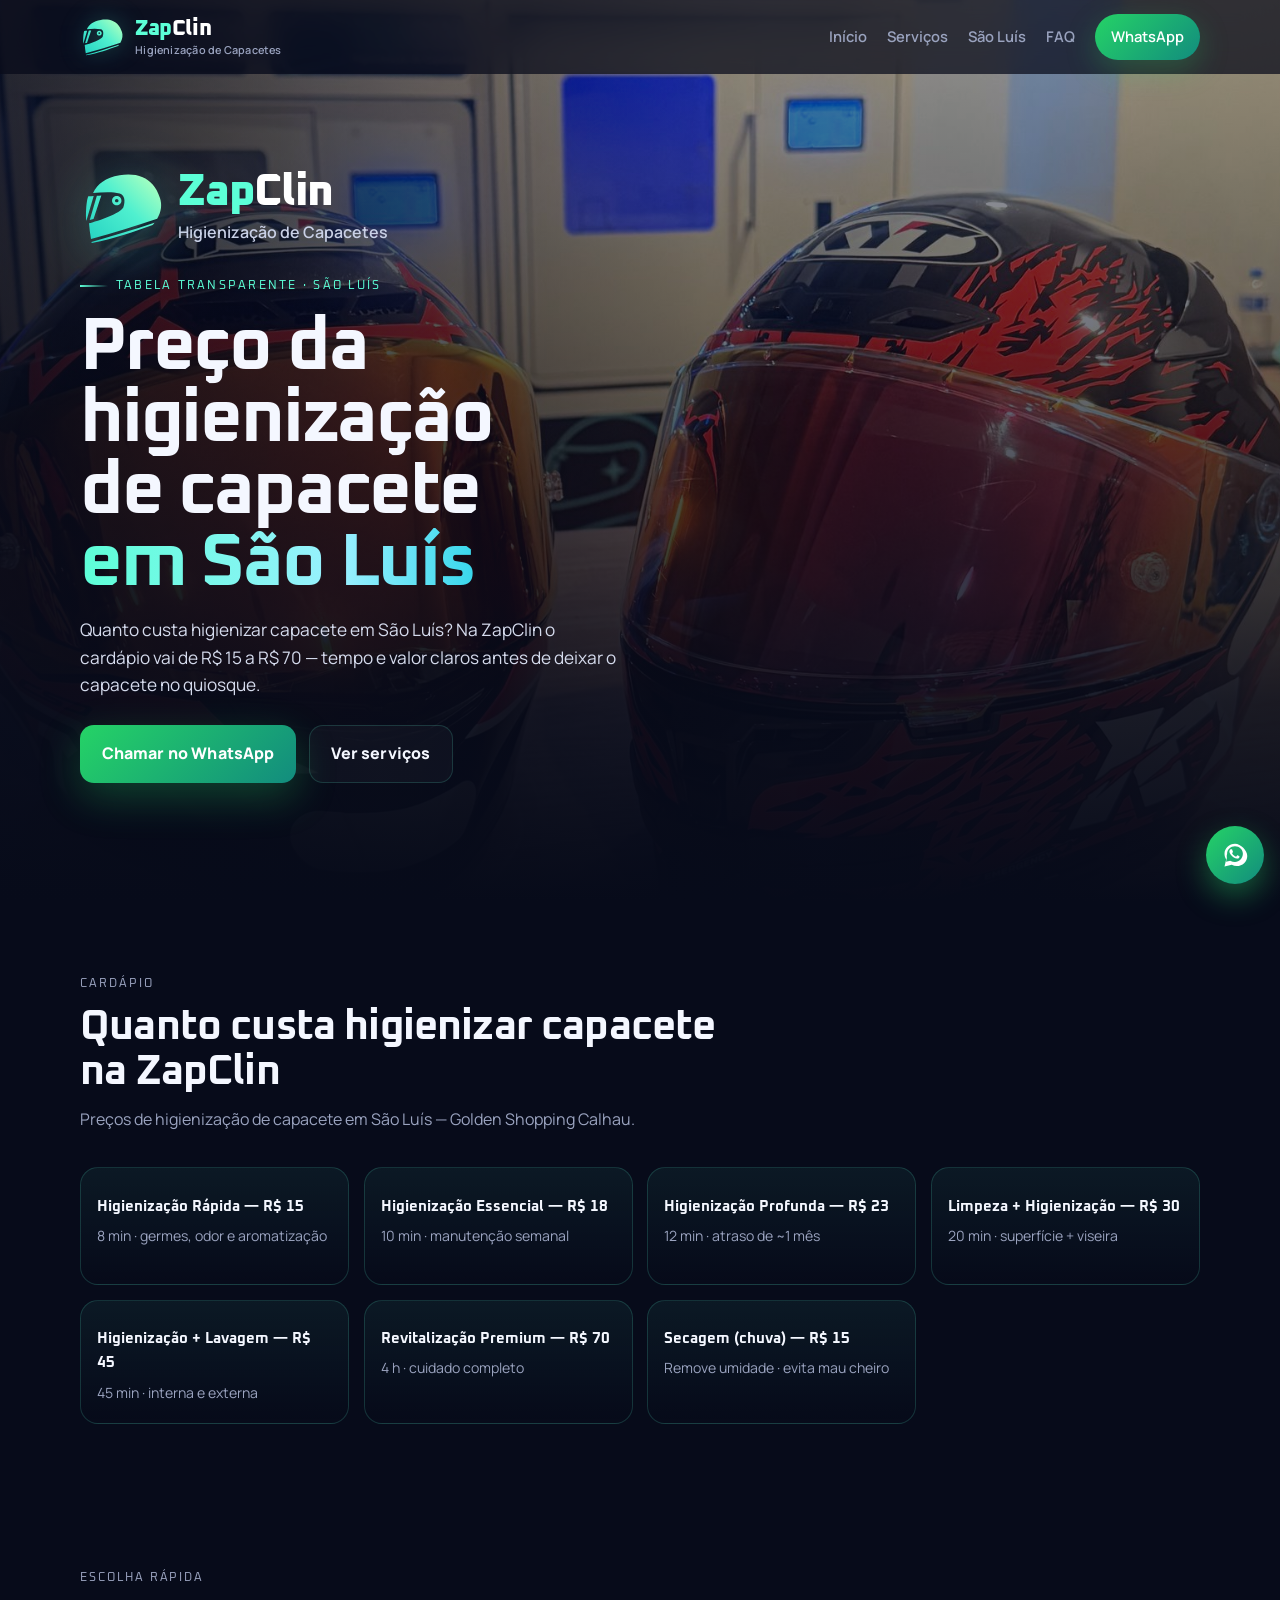
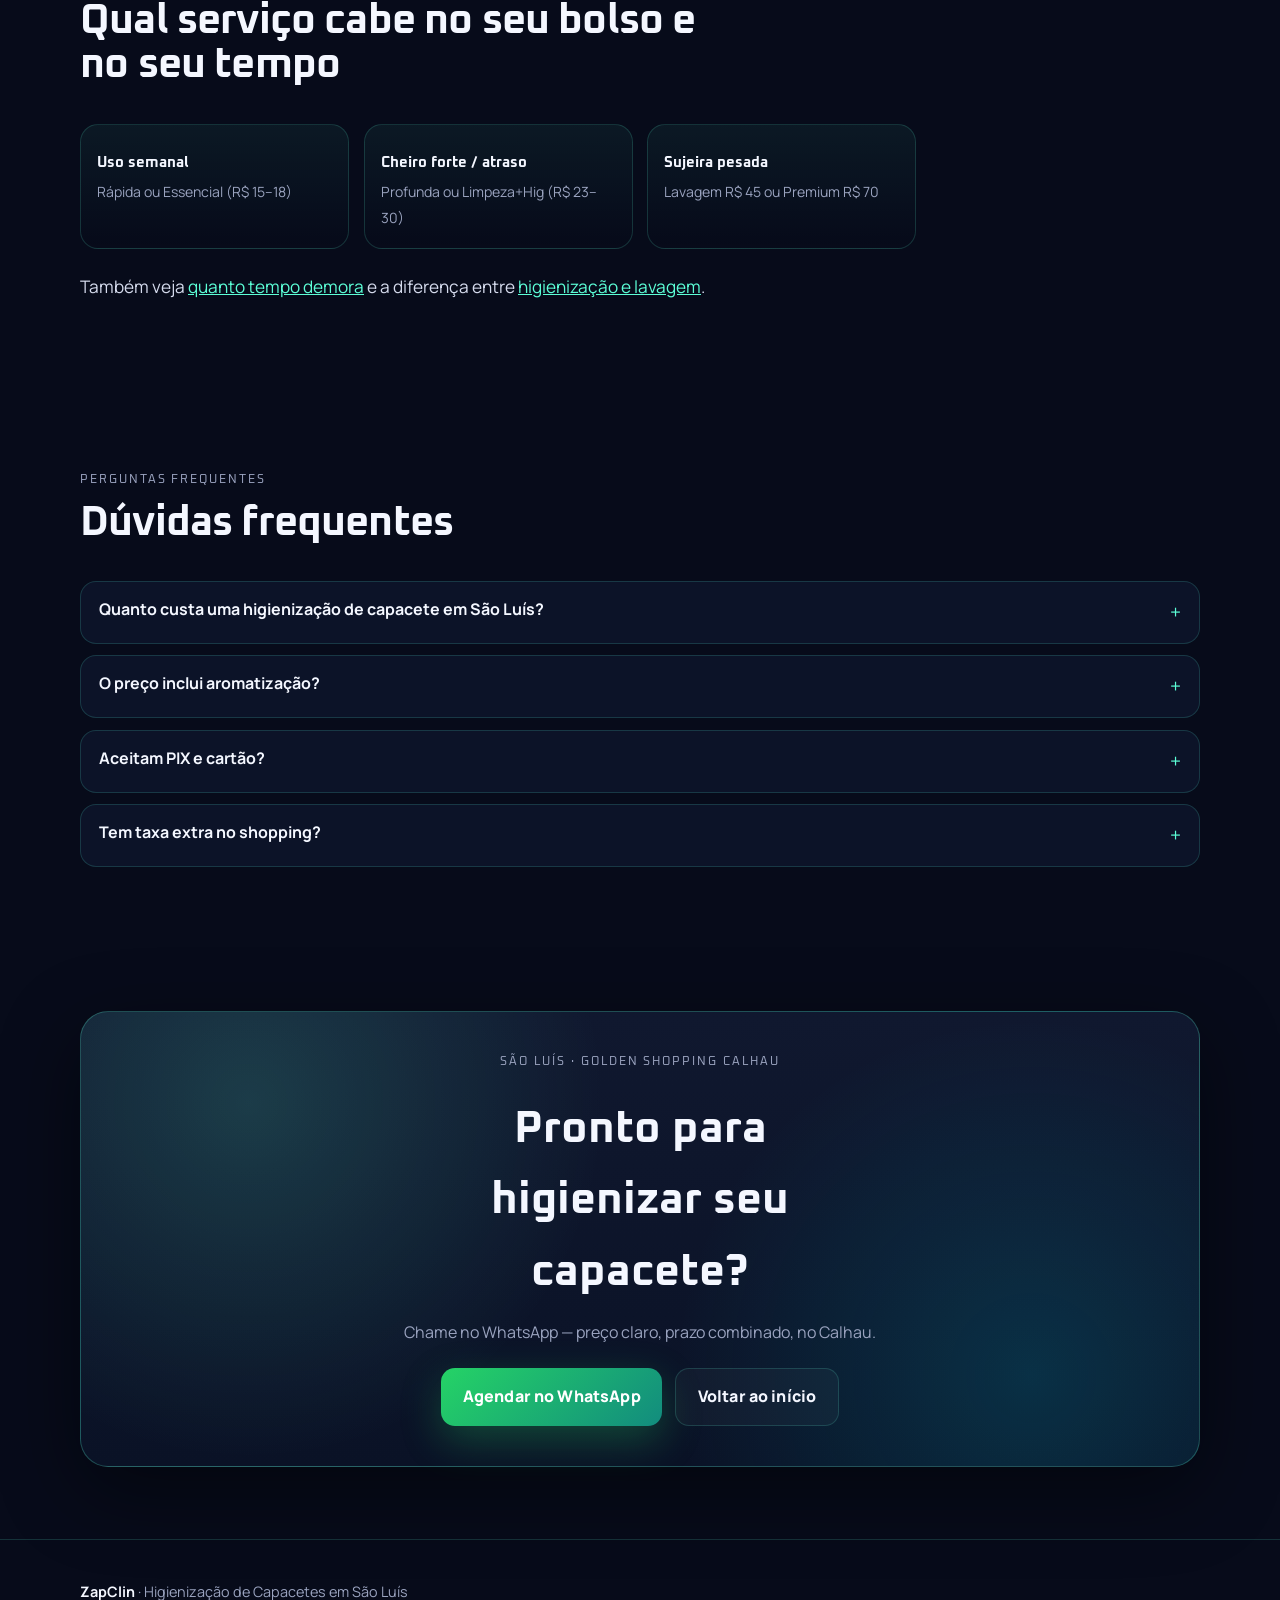
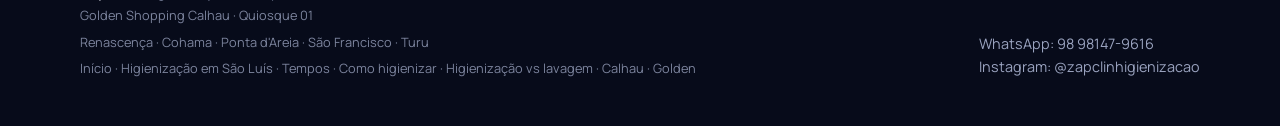
<file: preco-higienizacao-capacete-sao-luis/index.html>
<!DOCTYPE html>
<html lang="pt-BR">
<head>
  <meta charset="UTF-8">
  <meta name="viewport" content="width=device-width, initial-scale=1.0">
  <title>Quanto Custa Higienizar Capacete em São Luís? R$15 | ZapClin</title>
  <meta name="description" content="Tabela de preços ZapClin: higienização de capacete a partir de R$ 15 (8 min) até revitalização R$ 70. Golden Shopping Calhau, São Luís. WhatsApp (98) 98147-9616.">
  <meta name="robots" content="index,follow,max-image-preview:large">
  <link rel="canonical" href="https://www.zapclinslz.com/preco-higienizacao-capacete-sao-luis/">
  <link rel="me" href="https://www.instagram.com/zapclinhigienizacao/">

  <meta property="og:type" content="website">
  <meta property="og:locale" content="pt_BR">
  <meta property="og:site_name" content="ZapClin">
  <meta property="og:title" content="Preço higienização de capacete São Luís | ZapClin">
  <meta property="og:description" content="Tabela de preços ZapClin: higienização de capacete a partir de R$ 15 (8 min) até revitalização R$ 70. Golden Shopping Calhau, São Luís. WhatsApp (98) 98147-9616.">
  <meta property="og:url" content="https://www.zapclinslz.com/preco-higienizacao-capacete-sao-luis/">
  <meta property="og:image" content="https://www.zapclinslz.com/assets/hero-loja.jpg">
  <meta property="og:image:alt" content="ZapClin — higienização profissional de capacetes em São Luís">

  <meta name="twitter:card" content="summary_large_image">
  <meta name="twitter:title" content="Preço higienização de capacete São Luís | ZapClin">
  <meta name="twitter:description" content="Tabela de preços ZapClin: higienização de capacete a partir de R$ 15 (8 min) até revitalização R$ 70. Golden Shopping Calhau, São Luís. WhatsApp (98) 98147-9616.">
  <meta name="twitter:image" content="https://www.zapclinslz.com/assets/hero-loja.jpg">

  <link rel="icon" href="/assets/favicon-32.png?v=4" type="image/png">
  <link rel="apple-touch-icon" href="/assets/apple-touch-icon.png?v=4">

  <link rel="preconnect" href="https://fonts.googleapis.com">
  <link rel="preconnect" href="https://fonts.gstatic.com" crossorigin>
  <link href="https://fonts.googleapis.com/css2?family=Manrope:wght@400;600;700;800&family=Oxanium:wght@500;700;800&display=swap" rel="stylesheet">
  <link rel="stylesheet" href="/styles.css?v=15">

  <script type="application/ld+json">
  {
  "@context": "https://schema.org",
  "@graph": [
    {
      "@type": "BreadcrumbList",
      "@id": "https://www.zapclinslz.com/preco-higienizacao-capacete-sao-luis#breadcrumb",
      "itemListElement": [
        {
          "@type": "ListItem",
          "position": 1,
          "name": "Início",
          "item": "https://www.zapclinslz.com/"
        },
        {
          "@type": "ListItem",
          "position": 2,
          "name": "Preço da higienização",
          "item": "https://www.zapclinslz.com/preco-higienizacao-capacete-sao-luis/"
        }
      ]
    },
    {
      "@type": "Service",
      "@id": "https://www.zapclinslz.com/preco-higienizacao-capacete-sao-luis#service",
      "name": "Higienização de capacetes — tabela de preços São Luís",
      "serviceType": "Higienização profissional de capacetes",
      "url": "https://www.zapclinslz.com/preco-higienizacao-capacete-sao-luis/",
      "provider": {
        "@type": [
          "LocalBusiness",
          "Store"
        ],
        "name": "ZapClin",
        "url": "https://www.zapclinslz.com/",
        "telephone": "+5598981479616",
        "image": "https://www.zapclinslz.com/assets/hero-loja.jpg",
        "address": {
          "@type": "PostalAddress",
          "streetAddress": "Av. dos Holandeses, 200 — Golden Shopping Calhau, Quiosque 01",
          "addressLocality": "São Luís",
          "addressRegion": "MA",
          "postalCode": "65071-380",
          "addressCountry": "BR"
        },
        "geo": {
          "@type": "GeoCoordinates",
          "latitude": -2.490542,
          "longitude": -44.263533
        }
      },
      "areaServed": {
        "@type": "City",
        "name": "São Luís"
      },
      "offers": {
        "@type": "AggregateOffer",
        "priceCurrency": "BRL",
        "lowPrice": "15.00",
        "highPrice": "70.00",
        "offerCount": "7"
      }
    },
    {
      "@type": "FAQPage",
      "@id": "https://www.zapclinslz.com/preco-higienizacao-capacete-sao-luis#faq",
      "mainEntity": [
        {
          "@type": "Question",
          "name": "Quanto custa uma higienização de capacete em São Luís?",
          "acceptedAnswer": {
            "@type": "Answer",
            "text": "Na ZapClin: R$ 15 (rápida, 8 min), R$ 18 (essencial), R$ 23 (profunda), R$ 30 (limpeza + higienização), R$ 45 (higienização + lavagem) e R$ 70 (revitalização premium). Secagem pós-chuva: R$ 15."
          }
        },
        {
          "@type": "Question",
          "name": "O preço inclui aromatização?",
          "acceptedAnswer": {
            "@type": "Answer",
            "text": "Nos ciclos de higienização, o processo inclui cuidado contra odor e aromatização conforme o serviço escolhido. Confirme no quiosque ou WhatsApp."
          }
        },
        {
          "@type": "Question",
          "name": "Aceitam PIX e cartão?",
          "acceptedAnswer": {
            "@type": "Answer",
            "text": "Sim. Aceitamos dinheiro, PIX, crédito e débito no Golden Shopping Calhau."
          }
        },
        {
          "@type": "Question",
          "name": "Tem taxa extra no shopping?",
          "acceptedAnswer": {
            "@type": "Answer",
            "text": "Não. O valor do serviço é o da tabela ZapClin. Estacionamento e consumo no shopping seguem regras do Golden."
          }
        }
      ]
    }
  ]
}
  </script>
</head>
<body>
  <div class="bg-grid" aria-hidden="true"></div>

  <header class="nav">
    <div class="wrap nav-inner">
      <a class="brand" href="/" aria-label="ZapClin — início">
        <img class="brand-helmet" src="/assets/helmet-icon.svg?v=6" alt="" width="44" height="44">
        <span class="brand-text">
          <span class="brand-name"><span class="zap">Zap</span><span class="clin">Clin</span></span>
          <span class="brand-tag">Higienização de Capacetes</span>
        </span>
      </a>
      <button class="nav-toggle" type="button" aria-label="Abrir menu" aria-expanded="false">
        <span></span>
      </button>
      <nav class="nav-links" aria-label="Seções">
        <a href="/">Início</a>
        <a href="/#servicos">Serviços</a>
        <a href="/higienizacao-de-capacetes-sao-luis/">São Luís</a>
        <a href="#faq">FAQ</a>
        <a class="nav-cta" href="https://wa.me/5598981479616?text=Ol%C3%A1%21%20Quero%20higienizar%20meu%20capacete%20em%20S%C3%A3o%20Lu%C3%ADs." target="_blank" rel="noopener">WhatsApp</a>
      </nav>
    </div>
  </header>

  <main id="topo">
    <section class="hero">
      <div class="hero-media" aria-hidden="true">
        <img src="/assets/hero-loja.jpg" alt="" width="1600" height="1251" fetchpriority="high">
      </div>
      <div class="wrap">
        <div class="hero-brand reveal">
          <img class="hero-helmet" src="/assets/helmet-icon.svg?v=6" alt="" width="88" height="88">
          <div>
            <p class="hero-brand-name"><span class="zap">Zap</span><span class="clin">Clin</span></p>
            <p class="hero-brand-tag">Higienização de Capacetes</p>
          </div>
        </div>
        <p class="hero-kicker reveal reveal-delay-1">Tabela transparente · São Luís</p>
        <h1 class="reveal reveal-delay-1">Preço da higienização de capacete<br><span>em São Luís</span></h1>
        <p class="hero-lead reveal reveal-delay-2">Quanto custa higienizar capacete em São Luís? Na ZapClin o cardápio vai de R$ 15 a R$ 70 — tempo e valor claros antes de deixar o capacete no quiosque.</p>
        <div class="hero-actions reveal reveal-delay-3">
          <a class="btn btn-wa" href="https://wa.me/5598981479616?text=Ol%C3%A1%21%20Quero%20higienizar%20meu%20capacete%20em%20S%C3%A3o%20Lu%C3%ADs." target="_blank" rel="noopener">Chamar no WhatsApp</a>
          <a class="btn btn-ghost" href="/#servicos">Ver serviços</a>
        </div>
        <div class="hero-meta reveal reveal-delay-3">
          <span><strong>A partir de R$ 15</strong> · 8 minutos</span>
          <span><strong>Quiosque 01</strong> · Golden Shopping Calhau</span>
          <span><strong>(98) 98147-9616</strong></span>
        </div>
      </div>
    </section>


    <section aria-label="Tabela de preços">
      <div class="wrap">
        <div class="section-head reveal">
          <p class="eyebrow">Cardápio</p>
          <h2>Quanto custa higienizar capacete na ZapClin</h2>
          <p>Preços de higienização de capacete em São Luís — Golden Shopping Calhau.</p>
        </div>
        <div class="pill-row">
          <article class="pill reveal"><strong>Higienização Rápida — R$ 15</strong><span>8 min · germes, odor e aromatização</span></article>
          <article class="pill reveal reveal-delay-1"><strong>Higienização Essencial — R$ 18</strong><span>10 min · manutenção semanal</span></article>
          <article class="pill reveal reveal-delay-2"><strong>Higienização Profunda — R$ 23</strong><span>12 min · atraso de ~1 mês</span></article>
          <article class="pill reveal reveal-delay-3"><strong>Limpeza + Higienização — R$ 30</strong><span>20 min · superfície + viseira</span></article>
          <article class="pill reveal"><strong>Higienização + Lavagem — R$ 45</strong><span>45 min · interna e externa</span></article>
          <article class="pill reveal reveal-delay-1"><strong>Revitalização Premium — R$ 70</strong><span>4 h · cuidado completo</span></article>
          <article class="pill reveal reveal-delay-2"><strong>Secagem (chuva) — R$ 15</strong><span>Remove umidade · evita mau cheiro</span></article>
        </div>
      </div>
    </section>
    <section aria-label="Como escolher">
      <div class="wrap">
        <div class="section-head reveal">
          <p class="eyebrow">Escolha rápida</p>
          <h2>Qual serviço cabe no seu bolso e no seu tempo</h2>
        </div>
        <div class="pill-row">
          <article class="pill reveal"><strong>Uso semanal</strong><span>Rápida ou Essencial (R$ 15–18)</span></article>
          <article class="pill reveal reveal-delay-1"><strong>Cheiro forte / atraso</strong><span>Profunda ou Limpeza+Hig (R$ 23–30)</span></article>
          <article class="pill reveal reveal-delay-2"><strong>Sujeira pesada</strong><span>Lavagem R$ 45 ou Premium R$ 70</span></article>
        </div>
        <p class="hero-lead reveal" style="margin-top:1.5rem;max-width:40rem">
          Também veja <a href="/quanto-tempo-higienizar-capacete/" style="color:var(--cyan);text-decoration:underline">quanto tempo demora</a>
          e a diferença entre <a href="/higienizacao-vs-lavagem-capacete/" style="color:var(--cyan);text-decoration:underline">higienização e lavagem</a>.
        </p>
      </div>
    </section>


    <section id="faq">
      <div class="wrap">
        <div class="section-head reveal">
          <p class="eyebrow">Perguntas frequentes</p>
          <h2>Dúvidas frequentes</h2>
        </div>
        <div class="faq reveal">
          <details>
            <summary>Quanto custa uma higienização de capacete em São Luís?</summary>
            <p>Na ZapClin: R$ 15 (rápida, 8 min), R$ 18 (essencial), R$ 23 (profunda), R$ 30 (limpeza + higienização), R$ 45 (higienização + lavagem) e R$ 70 (revitalização premium). Secagem pós-chuva: R$ 15.</p>
          </details>
          <details>
            <summary>O preço inclui aromatização?</summary>
            <p>Nos ciclos de higienização, o processo inclui cuidado contra odor e aromatização conforme o serviço escolhido. Confirme no quiosque ou WhatsApp.</p>
          </details>
          <details>
            <summary>Aceitam PIX e cartão?</summary>
            <p>Sim. Aceitamos dinheiro, PIX, crédito e débito no Golden Shopping Calhau.</p>
          </details>
          <details>
            <summary>Tem taxa extra no shopping?</summary>
            <p>Não. O valor do serviço é o da tabela ZapClin. Estacionamento e consumo no shopping seguem regras do Golden.</p>
          </details>
        </div>
      </div>
    </section>

    <section>
      <div class="wrap">
        <div class="cta reveal">
          <p class="eyebrow">São Luís · Golden Shopping Calhau</p>
          <h2>Pronto para higienizar seu capacete?</h2>
          <p>Chame no WhatsApp — preço claro, prazo combinado, no Calhau.</p>
          <div class="cta-actions">
            <a class="btn btn-wa" href="https://wa.me/5598981479616?text=Ol%C3%A1%21%20Quero%20higienizar%20meu%20capacete%20em%20S%C3%A3o%20Lu%C3%ADs." target="_blank" rel="noopener">Agendar no WhatsApp</a>
            <a class="btn btn-ghost" href="/">Voltar ao início</a>
          </div>
        </div>
      </div>
    </section>
  </main>

  <footer class="footer">
    <div class="wrap footer-inner">
      <div>
        <strong>ZapClin</strong> · Higienização de Capacetes em São Luís<br>
        <span class="tiny">Golden Shopping Calhau · Quiosque 01</span>
        <p class="tiny"><span class="seo-local-links"><a href="/higienizacao-capacete-renascenca-sao-luis/">Renascença</a> · <a href="/higienizacao-capacete-cohama-sao-luis/">Cohama</a> · <a href="/higienizacao-capacete-ponta-d-areia-sao-luis/">Ponta d'Areia</a> · <a href="/higienizacao-capacete-sao-francisco-sao-luis/">São Francisco</a> · <a href="/higienizacao-capacete-turu-sao-luis/">Turu</a></span></p>
        <p class="tiny"><a href="/">Início</a> · <a href="/higienizacao-de-capacetes-sao-luis/">Higienização em São Luís</a> · <a href="/quanto-tempo-higienizar-capacete/">Tempos</a> · <a href="/como-higienizar-capacete/">Como higienizar</a> · <a href="/higienizacao-vs-lavagem-capacete/">Higienização vs lavagem</a> · <a href="/higienizacao-capacete-calhau-golden-shopping/">Calhau · Golden</a></p>
      </div>
      <div>
        <div>WhatsApp: 98 98147-9616</div>
        <div>Instagram: @zapclinhigienizacao</div>
      </div>
    </div>
  </footer>

  <a class="floating-wa" href="https://wa.me/5598981479616?text=Ol%C3%A1%21%20Quero%20higienizar%20meu%20capacete%20em%20S%C3%A3o%20Lu%C3%ADs." target="_blank" rel="noopener" aria-label="Abrir WhatsApp">
    <svg viewBox="0 0 32 32" aria-hidden="true"><path d="M16 3C9.4 3 4 8.2 4 14.6c0 2.3.7 4.5 1.9 6.4L4 29l8.3-1.8c1.8.9 3.7 1.4 5.7 1.4 6.6 0 12-5.2 12-11.6S22.6 3 16 3zm0 21.1c-1.8 0-3.5-.5-5-1.3l-.4-.2-4.9 1.1 1.1-4.7-.2-.4A9 9 0 0 1 7 14.6C7 9.9 11 6 16 6s9 3.9 9 8.6-4 9.5-9 9.5zm5-6.8c-.3-.1-1.6-.8-1.9-.9-.3-.1-.5-.1-.7.2-.2.3-.8.9-.9 1.1-.2.2-.3.2-.6.1-.3-.1-1.3-.5-2.4-1.5-.9-.8-1.5-1.8-1.7-2.1-.2-.3 0-.5.1-.6.1-.1.3-.3.4-.5.1-.2.2-.3.3-.5.1-.2 0-.4 0-.5 0-.1-.7-1.7-.9-2.3-.3-.6-.5-.5-.7-.5h-.6c-.2 0-.5.1-.8.4-.3.3-1 1-1 2.4s1 2.8 1.2 3c.2.2 2 3.1 4.9 4.3 1.8.8 2.5.8 3.4.7.5-.1 1.6-.6 1.8-1.3.2-.6.2-1.2.2-1.3 0-.1-.2-.2-.5-.3z"/></svg>
  </a>

  <script src="/main.js?v=15" defer></script>
</body>
</html>
</file>
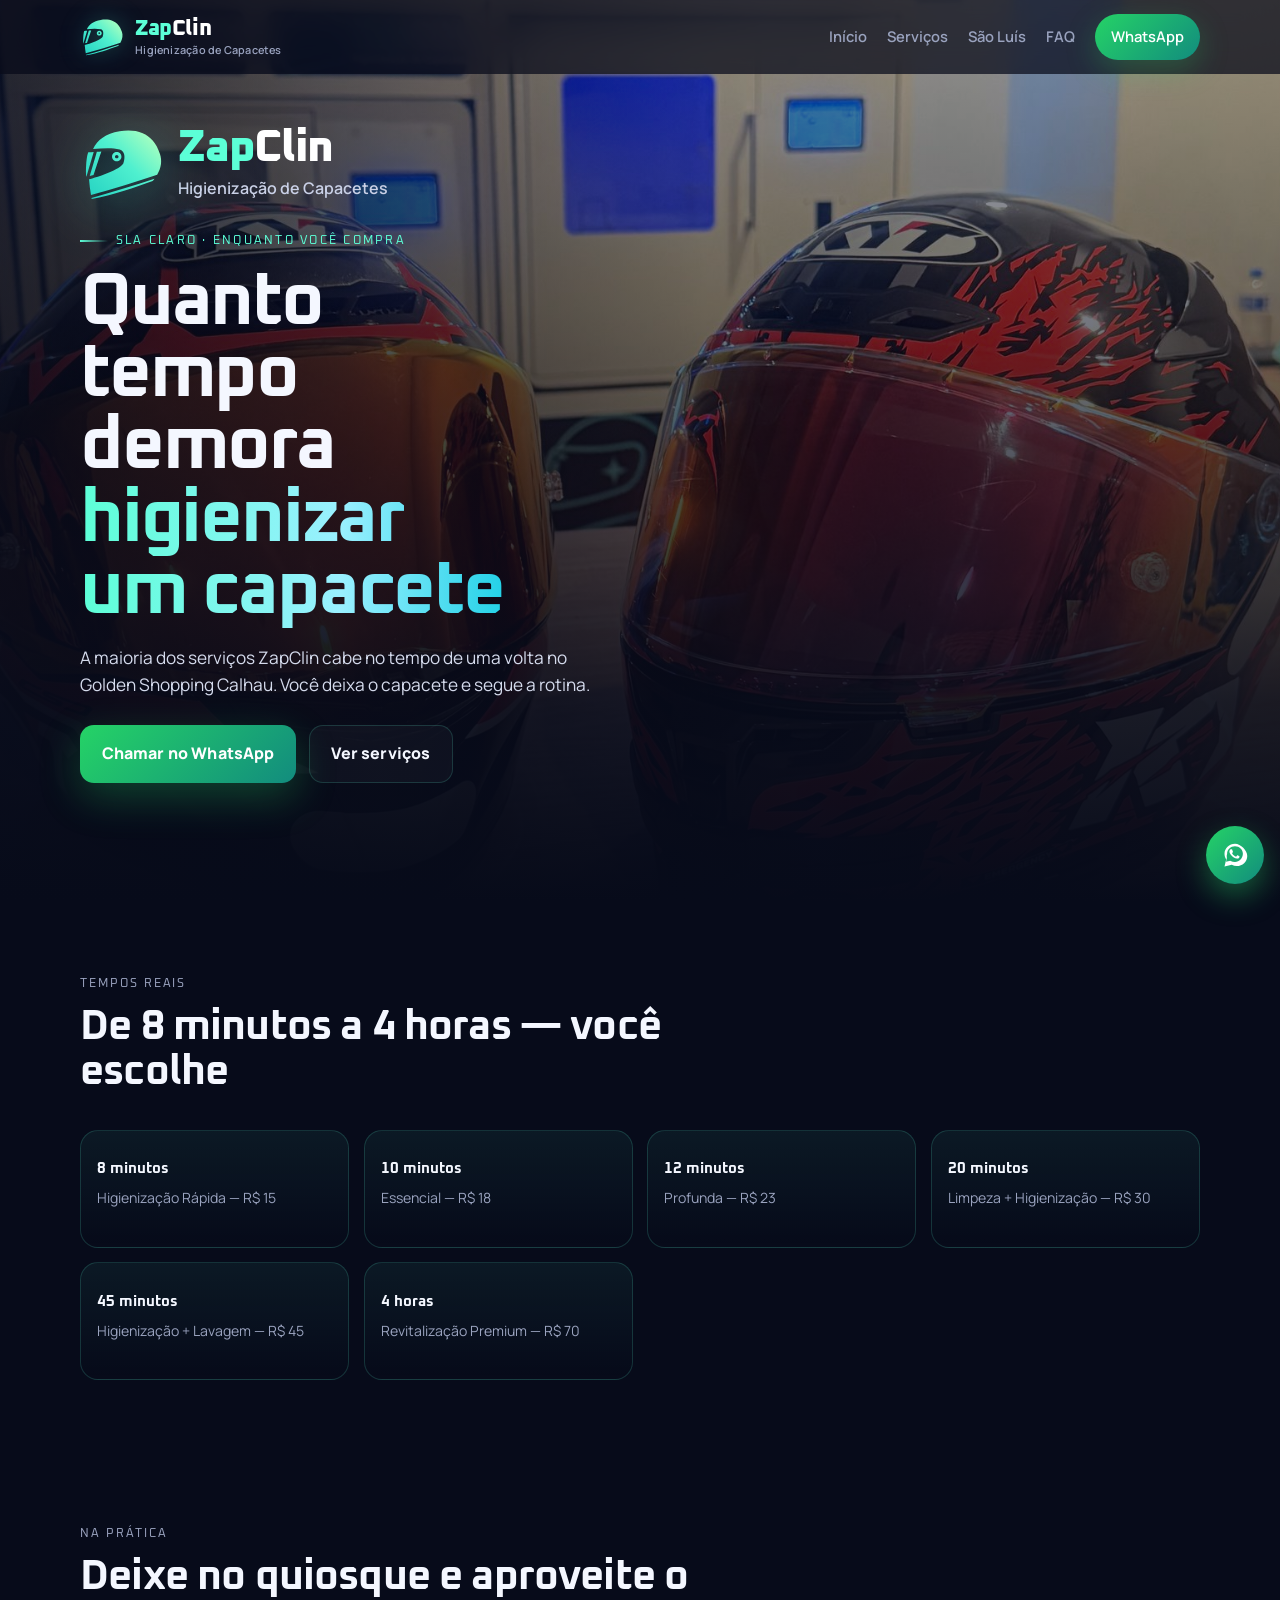
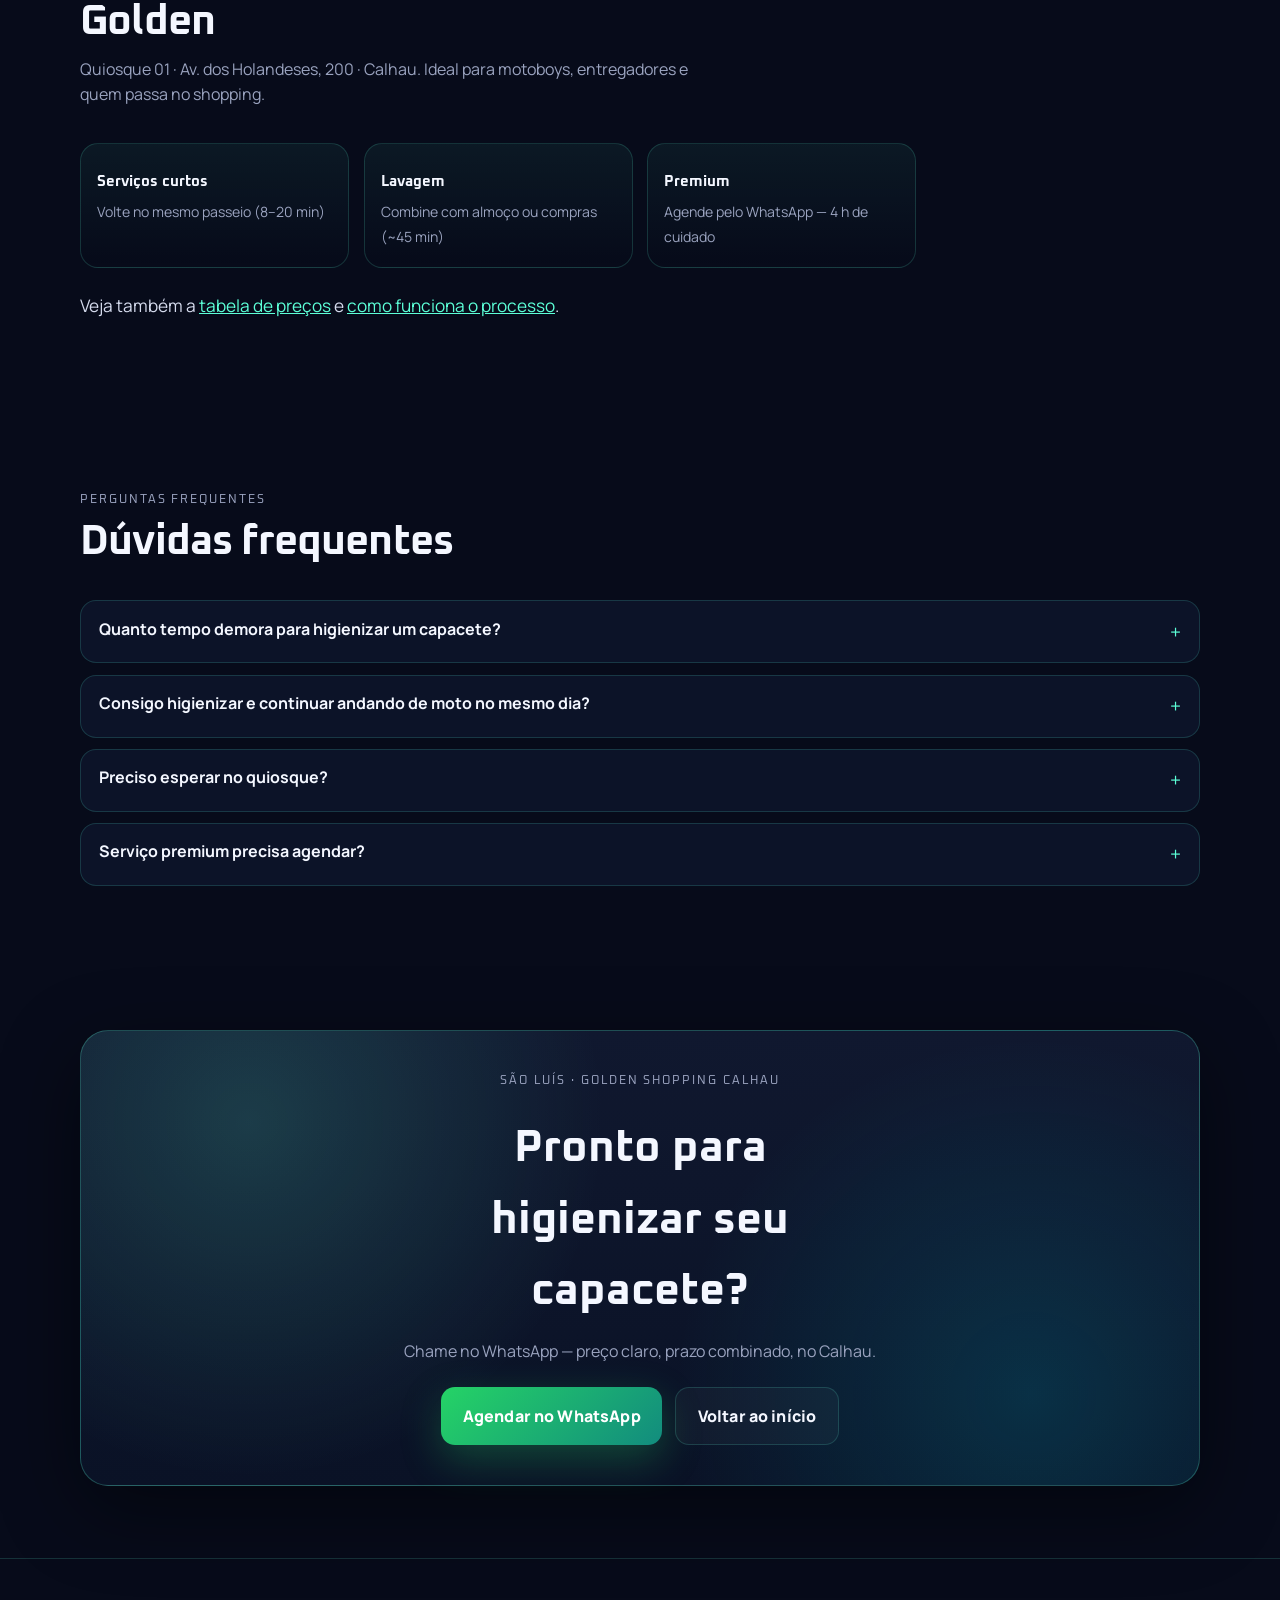
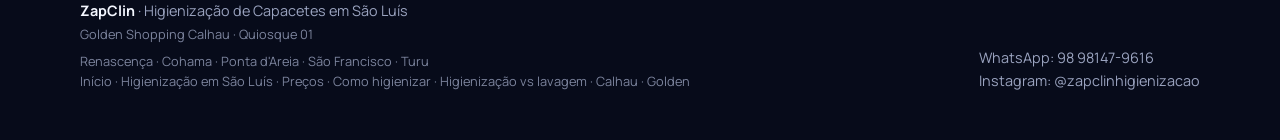
<file: quanto-tempo-higienizar-capacete/index.html>
<!DOCTYPE html>
<html lang="pt-BR">
<head>
  <meta charset="UTF-8">
  <meta name="viewport" content="width=device-width, initial-scale=1.0">
  <title>Quanto Tempo Demora Higienizar Capacete | ZapClin São Luís</title>
  <meta name="description" content="Tempo de higienização de capacete: 8 a 12 minutos nas opções rápidas; limpeza 20 min; lavagem 45 min; premium 4 h. ZapClin no Golden Shopping Calhau, São Luís.">
  <meta name="robots" content="index,follow,max-image-preview:large">
  <link rel="canonical" href="https://www.zapclinslz.com/quanto-tempo-higienizar-capacete/">
  <link rel="me" href="https://www.instagram.com/zapclinhigienizacao/">

  <meta property="og:type" content="website">
  <meta property="og:locale" content="pt_BR">
  <meta property="og:site_name" content="ZapClin">
  <meta property="og:title" content="Quanto tempo higienizar capacete | ZapClin">
  <meta property="og:description" content="Tempo de higienização de capacete: 8 a 12 minutos nas opções rápidas; limpeza 20 min; lavagem 45 min; premium 4 h. ZapClin no Golden Shopping Calhau, São Luís.">
  <meta property="og:url" content="https://www.zapclinslz.com/quanto-tempo-higienizar-capacete/">
  <meta property="og:image" content="https://www.zapclinslz.com/assets/hero-loja.jpg">
  <meta property="og:image:alt" content="ZapClin — higienização profissional de capacetes em São Luís">

  <meta name="twitter:card" content="summary_large_image">
  <meta name="twitter:title" content="Quanto tempo higienizar capacete | ZapClin">
  <meta name="twitter:description" content="Tempo de higienização de capacete: 8 a 12 minutos nas opções rápidas; limpeza 20 min; lavagem 45 min; premium 4 h. ZapClin no Golden Shopping Calhau, São Luís.">
  <meta name="twitter:image" content="https://www.zapclinslz.com/assets/hero-loja.jpg">

  <link rel="icon" href="/assets/favicon-32.png?v=4" type="image/png">
  <link rel="apple-touch-icon" href="/assets/apple-touch-icon.png?v=4">

  <link rel="preconnect" href="https://fonts.googleapis.com">
  <link rel="preconnect" href="https://fonts.gstatic.com" crossorigin>
  <link href="https://fonts.googleapis.com/css2?family=Manrope:wght@400;600;700;800&family=Oxanium:wght@500;700;800&display=swap" rel="stylesheet">
  <link rel="stylesheet" href="/styles.css?v=15">

  <script type="application/ld+json">
  {
  "@context": "https://schema.org",
  "@graph": [
    {
      "@type": "BreadcrumbList",
      "@id": "https://www.zapclinslz.com/quanto-tempo-higienizar-capacete#breadcrumb",
      "itemListElement": [
        {
          "@type": "ListItem",
          "position": 1,
          "name": "Início",
          "item": "https://www.zapclinslz.com/"
        },
        {
          "@type": "ListItem",
          "position": 2,
          "name": "Quanto tempo demora",
          "item": "https://www.zapclinslz.com/quanto-tempo-higienizar-capacete/"
        }
      ]
    },
    {
      "@type": "Service",
      "@id": "https://www.zapclinslz.com/quanto-tempo-higienizar-capacete#service",
      "name": "Quanto tempo demora",
      "url": "https://www.zapclinslz.com/quanto-tempo-higienizar-capacete/",
      "provider": {
        "@type": [
          "LocalBusiness",
          "Store"
        ],
        "name": "ZapClin",
        "url": "https://www.zapclinslz.com/",
        "telephone": "+5598981479616",
        "image": "https://www.zapclinslz.com/assets/hero-loja.jpg",
        "address": {
          "@type": "PostalAddress",
          "streetAddress": "Av. dos Holandeses, 200 — Golden Shopping Calhau, Quiosque 01",
          "addressLocality": "São Luís",
          "addressRegion": "MA",
          "postalCode": "65071-380",
          "addressCountry": "BR"
        },
        "geo": {
          "@type": "GeoCoordinates",
          "latitude": -2.490542,
          "longitude": -44.263533
        }
      },
      "areaServed": {
        "@type": "City",
        "name": "São Luís"
      },
      "offers": {
        "@type": "AggregateOffer",
        "priceCurrency": "BRL",
        "lowPrice": "15.00",
        "highPrice": "70.00"
      }
    },
    {
      "@type": "FAQPage",
      "@id": "https://www.zapclinslz.com/quanto-tempo-higienizar-capacete#faq",
      "mainEntity": [
        {
          "@type": "Question",
          "name": "Quanto tempo demora para higienizar um capacete?",
          "acceptedAnswer": {
            "@type": "Answer",
            "text": "Na ZapClin: 8 min (rápida), 10 min (essencial), 12 min (profunda), 20 min (limpeza + higienização), 45 min (com lavagem) e 4 horas (revitalização premium)."
          }
        },
        {
          "@type": "Question",
          "name": "Consigo higienizar e continuar andando de moto no mesmo dia?",
          "acceptedAnswer": {
            "@type": "Answer",
            "text": "Sim. As opções de 8 a 20 minutos cabem em uma passagem pelo Golden Shopping Calhau."
          }
        },
        {
          "@type": "Question",
          "name": "Preciso esperar no quiosque?",
          "acceptedAnswer": {
            "@type": "Answer",
            "text": "Não. Você deixa o capacete, recebe orientação de prazo e pode circular no shopping até a retirada."
          }
        },
        {
          "@type": "Question",
          "name": "Serviço premium precisa agendar?",
          "acceptedAnswer": {
            "@type": "Answer",
            "text": "Recomendamos WhatsApp para Premium (4 h) e lavagens em horários de pico, para garantir fila e prazo."
          }
        }
      ]
    }
  ]
}
  </script>
</head>
<body>
  <div class="bg-grid" aria-hidden="true"></div>

  <header class="nav">
    <div class="wrap nav-inner">
      <a class="brand" href="/" aria-label="ZapClin — início">
        <img class="brand-helmet" src="/assets/helmet-icon.svg?v=6" alt="" width="44" height="44">
        <span class="brand-text">
          <span class="brand-name"><span class="zap">Zap</span><span class="clin">Clin</span></span>
          <span class="brand-tag">Higienização de Capacetes</span>
        </span>
      </a>
      <button class="nav-toggle" type="button" aria-label="Abrir menu" aria-expanded="false">
        <span></span>
      </button>
      <nav class="nav-links" aria-label="Seções">
        <a href="/">Início</a>
        <a href="/#servicos">Serviços</a>
        <a href="/higienizacao-de-capacetes-sao-luis/">São Luís</a>
        <a href="#faq">FAQ</a>
        <a class="nav-cta" href="https://wa.me/5598981479616?text=Ol%C3%A1%21%20Quero%20higienizar%20meu%20capacete%20em%20S%C3%A3o%20Lu%C3%ADs." target="_blank" rel="noopener">WhatsApp</a>
      </nav>
    </div>
  </header>

  <main id="topo">
    <section class="hero">
      <div class="hero-media" aria-hidden="true">
        <img src="/assets/hero-loja.jpg" alt="" width="1600" height="1251" fetchpriority="high">
      </div>
      <div class="wrap">
        <div class="hero-brand reveal">
          <img class="hero-helmet" src="/assets/helmet-icon.svg?v=6" alt="" width="88" height="88">
          <div>
            <p class="hero-brand-name"><span class="zap">Zap</span><span class="clin">Clin</span></p>
            <p class="hero-brand-tag">Higienização de Capacetes</p>
          </div>
        </div>
        <p class="hero-kicker reveal reveal-delay-1">SLA claro · enquanto você compra</p>
        <h1 class="reveal reveal-delay-1">Quanto tempo demora<br><span>higienizar um capacete</span></h1>
        <p class="hero-lead reveal reveal-delay-2">A maioria dos serviços ZapClin cabe no tempo de uma volta no Golden Shopping Calhau. Você deixa o capacete e segue a rotina.</p>
        <div class="hero-actions reveal reveal-delay-3">
          <a class="btn btn-wa" href="https://wa.me/5598981479616?text=Ol%C3%A1%21%20Quero%20higienizar%20meu%20capacete%20em%20S%C3%A3o%20Lu%C3%ADs." target="_blank" rel="noopener">Chamar no WhatsApp</a>
          <a class="btn btn-ghost" href="/#servicos">Ver serviços</a>
        </div>
        <div class="hero-meta reveal reveal-delay-3">
          <span><strong>A partir de R$ 15</strong> · 8 minutos</span>
          <span><strong>Quiosque 01</strong> · Golden Shopping Calhau</span>
          <span><strong>(98) 98147-9616</strong></span>
        </div>
      </div>
    </section>


    <section aria-label="Tempos">
      <div class="wrap">
        <div class="section-head reveal">
          <p class="eyebrow">Tempos reais</p>
          <h2>De 8 minutos a 4 horas — você escolhe</h2>
        </div>
        <div class="pill-row">
          <article class="pill reveal"><strong>8 minutos</strong><span>Higienização Rápida — R$ 15</span></article>
          <article class="pill reveal reveal-delay-1"><strong>10 minutos</strong><span>Essencial — R$ 18</span></article>
          <article class="pill reveal reveal-delay-2"><strong>12 minutos</strong><span>Profunda — R$ 23</span></article>
          <article class="pill reveal reveal-delay-3"><strong>20 minutos</strong><span>Limpeza + Higienização — R$ 30</span></article>
          <article class="pill reveal"><strong>45 minutos</strong><span>Higienização + Lavagem — R$ 45</span></article>
          <article class="pill reveal reveal-delay-1"><strong>4 horas</strong><span>Revitalização Premium — R$ 70</span></article>
        </div>
      </div>
    </section>
    <section aria-label="Rotina no shopping">
      <div class="wrap">
        <div class="section-head reveal">
          <p class="eyebrow">Na prática</p>
          <h2>Deixe no quiosque e aproveite o Golden</h2>
          <p>Quiosque 01 · Av. dos Holandeses, 200 · Calhau. Ideal para motoboys, entregadores e quem passa no shopping.</p>
        </div>
        <div class="pill-row">
          <article class="pill reveal"><strong>Serviços curtos</strong><span>Volte no mesmo passeio (8–20 min)</span></article>
          <article class="pill reveal reveal-delay-1"><strong>Lavagem</strong><span>Combine com almoço ou compras (~45 min)</span></article>
          <article class="pill reveal reveal-delay-2"><strong>Premium</strong><span>Agende pelo WhatsApp — 4 h de cuidado</span></article>
        </div>
        <p class="hero-lead reveal" style="margin-top:1.5rem;max-width:40rem">
          Veja também a <a href="/preco-higienizacao-capacete-sao-luis/" style="color:var(--cyan);text-decoration:underline">tabela de preços</a>
          e <a href="/como-higienizar-capacete/" style="color:var(--cyan);text-decoration:underline">como funciona o processo</a>.
        </p>
      </div>
    </section>


    <section id="faq">
      <div class="wrap">
        <div class="section-head reveal">
          <p class="eyebrow">Perguntas frequentes</p>
          <h2>Dúvidas frequentes</h2>
        </div>
        <div class="faq reveal">
          <details>
            <summary>Quanto tempo demora para higienizar um capacete?</summary>
            <p>Na ZapClin: 8 min (rápida), 10 min (essencial), 12 min (profunda), 20 min (limpeza + higienização), 45 min (com lavagem) e 4 horas (revitalização premium).</p>
          </details>
          <details>
            <summary>Consigo higienizar e continuar andando de moto no mesmo dia?</summary>
            <p>Sim. As opções de 8 a 20 minutos cabem em uma passagem pelo Golden Shopping Calhau.</p>
          </details>
          <details>
            <summary>Preciso esperar no quiosque?</summary>
            <p>Não. Você deixa o capacete, recebe orientação de prazo e pode circular no shopping até a retirada.</p>
          </details>
          <details>
            <summary>Serviço premium precisa agendar?</summary>
            <p>Recomendamos WhatsApp para Premium (4 h) e lavagens em horários de pico, para garantir fila e prazo.</p>
          </details>
        </div>
      </div>
    </section>

    <section>
      <div class="wrap">
        <div class="cta reveal">
          <p class="eyebrow">São Luís · Golden Shopping Calhau</p>
          <h2>Pronto para higienizar seu capacete?</h2>
          <p>Chame no WhatsApp — preço claro, prazo combinado, no Calhau.</p>
          <div class="cta-actions">
            <a class="btn btn-wa" href="https://wa.me/5598981479616?text=Ol%C3%A1%21%20Quero%20higienizar%20meu%20capacete%20em%20S%C3%A3o%20Lu%C3%ADs." target="_blank" rel="noopener">Agendar no WhatsApp</a>
            <a class="btn btn-ghost" href="/">Voltar ao início</a>
          </div>
        </div>
      </div>
    </section>
  </main>

  <footer class="footer">
    <div class="wrap footer-inner">
      <div>
        <strong>ZapClin</strong> · Higienização de Capacetes em São Luís<br>
        <span class="tiny">Golden Shopping Calhau · Quiosque 01</span>
        <p class="tiny"><span class="seo-local-links"><a href="/higienizacao-capacete-renascenca-sao-luis/">Renascença</a> · <a href="/higienizacao-capacete-cohama-sao-luis/">Cohama</a> · <a href="/higienizacao-capacete-ponta-d-areia-sao-luis/">Ponta d'Areia</a> · <a href="/higienizacao-capacete-sao-francisco-sao-luis/">São Francisco</a> · <a href="/higienizacao-capacete-turu-sao-luis/">Turu</a></span><br>
          <a href="/">Início</a> · <a href="/higienizacao-de-capacetes-sao-luis/">Higienização em São Luís</a> · <a href="/preco-higienizacao-capacete-sao-luis/">Preços</a> · <a href="/como-higienizar-capacete/">Como higienizar</a> · <a href="/higienizacao-vs-lavagem-capacete/">Higienização vs lavagem</a> · <a href="/higienizacao-capacete-calhau-golden-shopping/">Calhau · Golden</a></p>
      </div>
      <div>
        <div>WhatsApp: 98 98147-9616</div>
        <div>Instagram: @zapclinhigienizacao</div>
      </div>
    </div>
  </footer>

  <a class="floating-wa" href="https://wa.me/5598981479616?text=Ol%C3%A1%21%20Quero%20higienizar%20meu%20capacete%20em%20S%C3%A3o%20Lu%C3%ADs." target="_blank" rel="noopener" aria-label="Abrir WhatsApp">
    <svg viewBox="0 0 32 32" aria-hidden="true"><path d="M16 3C9.4 3 4 8.2 4 14.6c0 2.3.7 4.5 1.9 6.4L4 29l8.3-1.8c1.8.9 3.7 1.4 5.7 1.4 6.6 0 12-5.2 12-11.6S22.6 3 16 3zm0 21.1c-1.8 0-3.5-.5-5-1.3l-.4-.2-4.9 1.1 1.1-4.7-.2-.4A9 9 0 0 1 7 14.6C7 9.9 11 6 16 6s9 3.9 9 8.6-4 9.5-9 9.5zm5-6.8c-.3-.1-1.6-.8-1.9-.9-.3-.1-.5-.1-.7.2-.2.3-.8.9-.9 1.1-.2.2-.3.2-.6.1-.3-.1-1.3-.5-2.4-1.5-.9-.8-1.5-1.8-1.7-2.1-.2-.3 0-.5.1-.6.1-.1.3-.3.4-.5.1-.2.2-.3.3-.5.1-.2 0-.4 0-.5 0-.1-.7-1.7-.9-2.3-.3-.6-.5-.5-.7-.5h-.6c-.2 0-.5.1-.8.4-.3.3-1 1-1 2.4s1 2.8 1.2 3c.2.2 2 3.1 4.9 4.3 1.8.8 2.5.8 3.4.7.5-.1 1.6-.6 1.8-1.3.2-.6.2-1.2.2-1.3 0-.1-.2-.2-.5-.3z"/></svg>
  </a>

  <script src="/main.js?v=15" defer></script>
</body>
</html>
</file>
<file: styles.css>
/* ZapClin — site público de marketing (isolado do app operacional) */
:root {
  --bg: #070b1a;
  --bg-elev: #0f1730;
  --bg-card: rgba(18, 26, 48, 0.72);
  --line: rgba(92, 255, 215, 0.16);
  --cyan: #5cffd7;
  --cyan-deep: #00c8e0;
  --text: #f4f7ff;
  --muted: #9aa3bf;
  --green: #8fd14f;
  --gold: #f0c14b;
  --blue: #4db8e8;
  --red: #ff5d6c;
  --shadow: 0 24px 80px rgba(0, 0, 0, 0.45);
  --radius: 22px;
  --max: 1120px;
  --font-display: "Oxanium", sans-serif;
  --font-body: "Manrope", sans-serif;
}

* { box-sizing: border-box; margin: 0; padding: 0; }
html { scroll-behavior: smooth; }
body {
  font-family: var(--font-body);
  background: var(--bg);
  color: var(--text);
  line-height: 1.6;
  overflow-x: hidden;
  min-height: 100vh;
}
img { max-width: 100%; display: block; }
a { color: inherit; text-decoration: none; }
button { font: inherit; border: 0; cursor: pointer; background: none; color: inherit; }
ul { list-style: none; }

.bg-grid {
  position: fixed;
  inset: 0;
  pointer-events: none;
  z-index: 0;
  background:
    radial-gradient(ellipse 80% 50% at 50% -10%, rgba(0, 200, 224, 0.18), transparent 55%),
    radial-gradient(ellipse 40% 40% at 90% 20%, rgba(92, 255, 215, 0.08), transparent 50%),
    linear-gradient(180deg, #070b1a 0%, #0a1022 40%, #070b1a 100%);
}
.bg-grid::after {
  content: "";
  position: absolute;
  inset: 0;
  background-image:
    linear-gradient(rgba(255,255,255,0.03) 1px, transparent 1px),
    linear-gradient(90deg, rgba(255,255,255,0.03) 1px, transparent 1px);
  background-size: 72px 72px;
  mask-image: radial-gradient(ellipse at center, black 20%, transparent 75%);
  opacity: 0.35;
}

.wrap {
  width: min(var(--max), calc(100% - 2rem));
  margin: 0 auto;
  position: relative;
  z-index: 1;
}

/* Nav */
.nav {
  position: sticky;
  top: 0;
  z-index: 50;
  backdrop-filter: blur(16px);
  background: rgba(7, 11, 26, 0.72);
  border-bottom: 1px solid transparent;
  transition: border-color .3s, background .3s;
}
.nav.scrolled {
  border-bottom-color: var(--line);
  background: rgba(7, 11, 26, 0.88);
}
.nav-inner {
  display: flex;
  align-items: center;
  justify-content: space-between;
  gap: 1rem;
  padding: 0.85rem 0;
}
.brand {
  display: flex;
  align-items: center;
  gap: 0.7rem;
}
.brand-helmet {
  width: 44px;
  height: 44px;
  display: block;
  flex-shrink: 0;
  filter: drop-shadow(0 0 12px rgba(79, 240, 207, 0.25));
}
.brand-text {
  display: flex;
  flex-direction: column;
  line-height: 1.05;
}
.brand-name {
  font-family: var(--font-display);
  font-size: 1.35rem;
  font-weight: 800;
  letter-spacing: -0.02em;
}
.brand-name .zap,
.hero-brand-name .zap { color: var(--cyan); }
.brand-name .clin,
.hero-brand-name .clin { color: #fff; }
.brand-tag {
  margin-top: 0.2rem;
  font-size: 0.68rem;
  color: var(--muted);
  letter-spacing: 0.02em;
  font-weight: 600;
}
.hero-brand {
  display: flex;
  align-items: center;
  gap: 0.9rem;
  margin-bottom: 1.15rem;
  animation: logoIn .9s ease both;
}
.hero-helmet {
  width: 84px;
  height: 84px;
  filter: drop-shadow(0 10px 28px rgba(79, 240, 207, 0.35));
}
.hero-brand-name {
  font-family: var(--font-display);
  font-size: clamp(2rem, 5vw, 2.8rem);
  font-weight: 800;
  letter-spacing: -0.03em;
  line-height: 1;
}
.hero-brand-tag {
  margin-top: 0.35rem;
  color: #c9d0e6;
  font-weight: 600;
}
@keyframes logoIn {
  from { opacity: 0; transform: translateY(16px) scale(0.96); }
  to { opacity: 1; transform: none; }
}
.nav-links {
  display: flex;
  align-items: center;
  gap: 1.25rem;
}
.nav-links a {
  color: var(--muted);
  font-size: 0.92rem;
  font-weight: 600;
  transition: color .2s;
}
.nav-links a:hover { color: var(--cyan); }
.nav-cta {
  display: inline-flex;
  align-items: center;
  gap: 0.45rem;
  padding: 0.7rem 1rem;
  border-radius: 999px;
  background: linear-gradient(135deg, #25d366, #128c7e);
  color: #fff !important;
  font-weight: 700;
  box-shadow: 0 10px 30px rgba(37, 211, 102, 0.25);
}
.nav-toggle {
  display: none;
  width: 44px;
  height: 44px;
  border: 1px solid var(--line);
  border-radius: 12px;
  align-items: center;
  justify-content: center;
}
.nav-toggle span,
.nav-toggle span::before,
.nav-toggle span::after {
  display: block;
  width: 18px;
  height: 2px;
  background: var(--text);
  position: relative;
  transition: .2s;
}
.nav-toggle span::before,
.nav-toggle span::after {
  content: "";
  position: absolute;
  left: 0;
}
.nav-toggle span::before { top: -6px; }
.nav-toggle span::after { top: 6px; }

/* Buttons */
.btn {
  display: inline-flex;
  align-items: center;
  justify-content: center;
  gap: 0.55rem;
  padding: 0.95rem 1.35rem;
  border-radius: 14px;
  font-weight: 800;
  letter-spacing: 0.01em;
  transition: transform .2s, box-shadow .2s, background .2s;
}
.btn:hover { transform: translateY(-2px); }
.btn-primary {
  background: linear-gradient(135deg, var(--cyan), var(--cyan-deep));
  color: #041018;
  box-shadow: 0 14px 40px rgba(0, 200, 224, 0.28);
}
.btn-ghost {
  border: 1px solid var(--line);
  background: rgba(255,255,255,0.03);
  color: var(--text);
}
.btn-wa {
  background: linear-gradient(135deg, #25d366, #128c7e);
  color: #fff;
  box-shadow: 0 14px 40px rgba(37, 211, 102, 0.28);
}
.btn-insta {
  background: linear-gradient(135deg, #f09433, #e6683c, #dc2743, #bc1888);
  color: #fff;
}

/* Hero */
.hero {
  position: relative;
  min-height: min(92vh, 860px);
  display: grid;
  align-items: end;
  padding: 2rem 0 4rem;
  isolation: isolate;
}
.hero-media {
  position: absolute;
  inset: -10% 0 0;
  z-index: -2;
  overflow: hidden;
}
.hero-media img {
  width: 100%;
  height: 100%;
  object-fit: cover;
  object-position: center 42%;
  transform: scale(1.04);
  animation: heroDrift 18s ease-in-out infinite alternate;
  filter: saturate(1.05) contrast(1.05);
}
.hero-media::after {
  content: "";
  position: absolute;
  inset: 0;
  background:
    linear-gradient(180deg, rgba(7,11,26,0.35) 0%, rgba(7,11,26,0.55) 35%, rgba(7,11,26,0.92) 78%, var(--bg) 100%),
    linear-gradient(90deg, rgba(7,11,26,0.75), transparent 55%);
}
.hero-kicker {
  display: inline-flex;
  align-items: center;
  gap: 0.5rem;
  color: var(--cyan);
  font-family: var(--font-display);
  font-size: 0.78rem;
  letter-spacing: 0.18em;
  text-transform: uppercase;
  margin-bottom: 1rem;
}
.hero-kicker::before {
  content: "";
  width: 28px;
  height: 2px;
  background: linear-gradient(90deg, var(--cyan), transparent);
}
.hero h1 {
  font-family: var(--font-display);
  font-size: clamp(2.4rem, 7vw, 4.6rem);
  line-height: 0.98;
  letter-spacing: -0.03em;
  max-width: 11ch;
  margin-bottom: 1rem;
  text-wrap: balance;
}
.hero h1 span {
  display: block;
  background: linear-gradient(90deg, var(--cyan), #9af0ff 55%, var(--cyan-deep));
  -webkit-background-clip: text;
  background-clip: text;
  color: transparent;
}
.hero-lead {
  max-width: 34rem;
  color: #d5dbed;
  font-size: 1.08rem;
  margin-bottom: 1.6rem;
}
.hero-actions {
  display: flex;
  flex-wrap: wrap;
  gap: 0.8rem;
  margin-bottom: 2rem;
}
.hero-meta {
  display: flex;
  flex-wrap: wrap;
  gap: 1rem 1.5rem;
  color: var(--muted);
  font-size: 0.92rem;
}
.hero-meta strong { color: var(--text); font-weight: 700; }

@keyframes heroDrift {
  from { transform: scale(1.04) translate3d(0,0,0); }
  to { transform: scale(1.08) translate3d(-1.5%, -1%, 0); }
}

/* Sections */
section { padding: 4.5rem 0; position: relative; z-index: 1; }
.section-head {
  max-width: 40rem;
  margin-bottom: 2.2rem;
}
.eyebrow {
  font-family: var(--font-display);
  color: var(--cyan);
  letter-spacing: 0.16em;
  text-transform: uppercase;
  font-size: 0.76rem;
  margin-bottom: 0.7rem;
}
.section-head h2,
.block-title {
  font-family: var(--font-display);
  font-size: clamp(1.7rem, 4vw, 2.6rem);
  line-height: 1.08;
  letter-spacing: -0.02em;
  margin-bottom: 0.75rem;
}
.section-head p { color: var(--muted); }

.pill-row {
  display: grid;
  grid-template-columns: repeat(4, 1fr);
  gap: 0.9rem;
}
.pill {
  border: 1px solid var(--line);
  background: linear-gradient(180deg, rgba(92,255,215,0.06), transparent);
  border-radius: 18px;
  padding: 1.1rem 1rem;
  min-height: 118px;
}
.pill strong {
  display: block;
  font-family: var(--font-display);
  font-size: 0.95rem;
  margin: 0.55rem 0 0.25rem;
}
.pill span { color: var(--muted); font-size: 0.88rem; }
.pill-icon {
  width: 36px;
  height: 36px;
  border-radius: 12px;
  display: grid;
  place-items: center;
  background: rgba(92,255,215,0.1);
  color: var(--cyan);
  font-size: 1.1rem;
}

/* Education tabs */
.edu-grid {
  display: grid;
  grid-template-columns: 1.1fr 0.9fr;
  gap: 1.2rem;
  align-items: stretch;
}
.edu-tabs {
  display: grid;
  gap: 0.75rem;
}
.edu-tab {
  text-align: left;
  border: 1px solid var(--line);
  border-radius: 18px;
  padding: 1rem 1.1rem;
  background: var(--bg-card);
  transition: border-color .2s, transform .2s, background .2s;
}
.edu-tab:hover { transform: translateX(4px); }
.edu-tab.active {
  border-color: color-mix(in srgb, var(--tab, var(--cyan)) 70%, white);
  background: linear-gradient(135deg, color-mix(in srgb, var(--tab, var(--cyan)) 18%, transparent), transparent);
  box-shadow: inset 0 0 0 1px color-mix(in srgb, var(--tab, var(--cyan)) 25%, transparent);
}
.edu-tab[data-tone="green"] { --tab: var(--green); }
.edu-tab[data-tone="gold"] { --tab: var(--gold); }
.edu-tab[data-tone="blue"] { --tab: var(--blue); }
.edu-tab small {
  display: block;
  font-family: var(--font-display);
  letter-spacing: 0.12em;
  text-transform: uppercase;
  font-size: 0.7rem;
  color: var(--tab, var(--cyan));
  margin-bottom: 0.25rem;
}
.edu-tab strong { font-size: 1.15rem; }
.edu-tab p { color: var(--muted); font-size: 0.9rem; margin-top: 0.25rem; }

.edu-panel {
  border: 1px solid var(--line);
  border-radius: var(--radius);
  background:
    radial-gradient(circle at top right, color-mix(in srgb, var(--panel, var(--cyan)) 18%, transparent), transparent 40%),
    var(--bg-elev);
  padding: 1.4rem;
  box-shadow: var(--shadow);
  min-height: 100%;
}
.edu-panel[data-tone="green"] { --panel: var(--green); }
.edu-panel[data-tone="gold"] { --panel: var(--gold); }
.edu-panel[data-tone="blue"] { --panel: var(--blue); }
.edu-panel h3 {
  font-family: var(--font-display);
  font-size: 1.5rem;
  margin-bottom: 0.6rem;
}
.edu-panel .tag {
  display: inline-flex;
  padding: 0.3rem 0.65rem;
  border-radius: 999px;
  background: color-mix(in srgb, var(--panel) 18%, transparent);
  color: var(--panel);
  font-size: 0.75rem;
  font-weight: 700;
  margin-bottom: 0.8rem;
}
.edu-panel ul { display: grid; gap: 0.55rem; margin: 1rem 0; }
.edu-panel li {
  display: flex;
  gap: 0.55rem;
  color: #d7dcf0;
  font-size: 0.95rem;
}
.edu-panel li::before {
  content: "✓";
  color: var(--panel);
  font-weight: 800;
}
.edu-note {
  border-top: 1px solid var(--line);
  padding-top: 0.9rem;
  color: var(--muted);
  font-size: 0.9rem;
}

/* Services */
.services-grid {
  display: grid;
  grid-template-columns: repeat(3, 1fr);
  gap: 1rem;
}
.service {
  position: relative;
  border: 1px solid var(--line);
  border-radius: var(--radius);
  background: var(--bg-card);
  padding: 1.25rem;
  overflow: hidden;
  transition: transform .25s, border-color .25s, box-shadow .25s;
}
.service::before {
  content: "";
  position: absolute;
  inset: auto -20% -40% auto;
  width: 160px;
  height: 160px;
  background: radial-gradient(circle, rgba(92,255,215,0.16), transparent 70%);
  pointer-events: none;
}
.service:hover {
  transform: translateY(-6px);
  border-color: rgba(92,255,215,0.4);
  box-shadow: 0 18px 50px rgba(0,0,0,0.35);
}
.service.premium {
  border-color: rgba(240, 193, 75, 0.45);
  background:
    linear-gradient(180deg, rgba(240,193,75,0.1), transparent 40%),
    var(--bg-card);
}
.service .badge {
  display: inline-flex;
  align-items: center;
  gap: 0.35rem;
  font-size: 0.72rem;
  font-weight: 800;
  letter-spacing: 0.08em;
  text-transform: uppercase;
  color: var(--cyan);
  margin-bottom: 0.7rem;
}
.service.premium .badge { color: var(--gold); }
.service h3 {
  font-family: var(--font-display);
  font-size: 1.2rem;
  margin-bottom: 0.35rem;
}
.service .time {
  color: var(--muted);
  font-size: 0.88rem;
  margin-bottom: 0.8rem;
}
.service .price {
  font-family: var(--font-display);
  font-size: 1.8rem;
  color: var(--cyan);
  margin-bottom: 0.8rem;
}
.service.premium .price { color: var(--gold); }
.service p { color: #c9d0e6; font-size: 0.92rem; }

.feature-band {
  margin-top: 1.2rem;
  border-radius: calc(var(--radius) + 4px);
  border: 1px solid rgba(0,200,224,0.28);
  background:
    linear-gradient(120deg, rgba(0,200,224,0.12), transparent 45%),
    url("/assets/extra-chuva.jpg") center/cover;
  min-height: 260px;
  position: relative;
  overflow: hidden;
}
.feature-band::before {
  content: "";
  position: absolute;
  inset: 0;
  background: linear-gradient(90deg, rgba(7,11,26,0.92) 0%, rgba(7,11,26,0.7) 48%, rgba(7,11,26,0.35) 100%);
}
.feature-band .inner {
  position: relative;
  z-index: 1;
  padding: 1.6rem;
  max-width: 28rem;
}
.feature-band h3 {
  font-family: var(--font-display);
  font-size: 1.7rem;
  margin: 0.4rem 0 0.7rem;
}
.feature-band ul { display: grid; gap: 0.45rem; margin: 1rem 0 1.2rem; }
.feature-band li {
  color: #dce3f7;
  display: flex;
  gap: 0.5rem;
}
.feature-band li::before { content: "●"; color: var(--cyan); }

/* Before after */
.compare {
  display: grid;
  grid-template-columns: 1fr 1fr;
  gap: 1rem;
}
.compare-card {
  border-radius: var(--radius);
  border: 1px solid var(--line);
  padding: 0;
  background: var(--bg-elev);
  position: relative;
  overflow: hidden;
  display: flex;
  flex-direction: column;
}
.compare-card.antes {
  background:
    radial-gradient(circle at 20% 20%, rgba(255,93,108,0.12), transparent 40%),
    var(--bg-elev);
}
.compare-card.depois {
  background:
    radial-gradient(circle at 80% 20%, rgba(143,209,79,0.16), transparent 40%),
    var(--bg-elev);
}
.compare-media {
  position: relative;
  aspect-ratio: 4 / 5;
  overflow: hidden;
  background: #0a1022;
}
.compare-media img {
  width: 100%;
  height: 100%;
  object-fit: cover;
  object-position: center 35%;
  display: block;
  transition: transform 0.45s ease;
}
.compare-card:hover .compare-media img {
  transform: scale(1.03);
}
.compare-media .label,
.compare-card .label {
  position: absolute;
  top: 0.85rem;
  left: 0.85rem;
  z-index: 2;
  display: inline-flex;
  padding: 0.3rem 0.75rem;
  border-radius: 999px;
  font-size: 0.75rem;
  font-weight: 800;
  letter-spacing: 0.08em;
  backdrop-filter: blur(8px);
}
.compare-card.antes .label {
  background: rgba(255,93,108,0.88);
  color: #fff;
}
.compare-card.depois .label {
  background: rgba(143,209,79,0.9);
  color: #0a1406;
}
.compare-body {
  padding: 1.15rem 1.3rem 1.35rem;
}
.compare-card h3 {
  font-family: var(--font-display);
  font-size: 1.35rem;
  margin: 0 0 0.45rem;
}
.compare-card p { color: var(--muted); }
.compare-depois-row {
  margin-top: 1rem;
  grid-template-columns: 1fr;
  max-width: 560px;
}
.compare-depois-row .compare-card {
  border-color: rgba(143,209,79,0.4);
  box-shadow: 0 16px 40px rgba(0, 0, 0, 0.28);
}

/* Locations */
.loc-grid {
  display: grid;
  grid-template-columns: 1.2fr 0.8fr;
  gap: 1rem;
}
.loc-card, .soon-card {
  border: 1px solid var(--line);
  border-radius: var(--radius);
  padding: 1.4rem;
  background: var(--bg-card);
}
.loc-card h3, .soon-card h3 {
  font-family: var(--font-display);
  font-size: 1.4rem;
  margin: 0.4rem 0 0.5rem;
}
.loc-card address {
  font-style: normal;
  color: var(--muted);
  margin-bottom: 1rem;
}
.chip {
  display: inline-flex;
  align-items: center;
  gap: 0.35rem;
  padding: 0.3rem 0.7rem;
  border-radius: 999px;
  font-size: 0.75rem;
  font-weight: 700;
}
.chip-live { background: rgba(37,211,102,0.12); color: #3dff9a; }
.chip-soon {
  background: rgba(240,193,75,0.16);
  color: var(--gold);
  border: 1px solid rgba(240,193,75,0.35);
}
.soon-card {
  position: relative;
  overflow: hidden;
  border: 1px solid rgba(240,193,75,0.45);
  background:
    radial-gradient(circle at 90% 10%, rgba(240,193,75,0.22), transparent 42%),
    linear-gradient(160deg, rgba(0,200,224,0.16), transparent 55%),
    linear-gradient(180deg, #141f3a, #0c1428);
  box-shadow:
    0 0 0 1px rgba(240,193,75,0.08),
    0 18px 48px rgba(0, 0, 0, 0.35);
}
.soon-card::before {
  content: "";
  position: absolute;
  inset: 0 auto 0 0;
  width: 4px;
  background: linear-gradient(180deg, var(--gold), var(--cyan-deep));
}
.soon-card::after {
  content: "";
  position: absolute;
  width: 180px;
  height: 180px;
  right: -48px;
  bottom: -64px;
  border-radius: 50%;
  background: radial-gradient(circle, rgba(240,193,75,0.18), transparent 68%);
  pointer-events: none;
}
.soon-top {
  display: flex;
  flex-wrap: wrap;
  align-items: center;
  gap: 0.55rem;
  margin-bottom: 0.35rem;
}
.soon-flag {
  display: inline-flex;
  align-items: center;
  padding: 0.28rem 0.7rem;
  border-radius: 999px;
  font-size: 0.72rem;
  font-weight: 800;
  letter-spacing: 0.06em;
  text-transform: uppercase;
  color: #1a1406;
  background: linear-gradient(135deg, #ffe08a, var(--gold));
  animation: soonPulse 2.4s ease-in-out infinite;
}
@keyframes soonPulse {
  0%, 100% { transform: scale(1); filter: brightness(1); }
  50% { transform: scale(1.04); filter: brightness(1.08); }
}
.soon-card h3 {
  font-size: clamp(1.45rem, 3vw, 1.75rem);
  margin: 0.55rem 0 0.65rem;
}
.soon-lead {
  color: var(--muted);
  margin: 0 0 1.15rem;
  max-width: 32ch;
}
.soon-lead strong {
  color: var(--text);
  font-weight: 800;
}
.soon-card .btn-primary {
  position: relative;
  z-index: 1;
  width: 100%;
}

/* FAQ */
.faq {
  display: grid;
  gap: 0.7rem;
}
.faq details {
  border: 1px solid var(--line);
  border-radius: 16px;
  background: rgba(15, 23, 48, 0.7);
  padding: 0.95rem 1.1rem;
}
.faq summary {
  cursor: pointer;
  font-weight: 700;
  list-style: none;
  display: flex;
  justify-content: space-between;
  gap: 1rem;
}
.faq summary::-webkit-details-marker { display: none; }
.faq summary::after {
  content: "+";
  color: var(--cyan);
  font-size: 1.2rem;
  font-weight: 400;
}
.faq details[open] summary::after { content: "–"; }
.faq p {
  color: var(--muted);
  margin-top: 0.7rem;
  font-size: 0.95rem;
}

/* CTA */
.cta {
  border: 1px solid rgba(92,255,215,0.25);
  border-radius: 28px;
  padding: clamp(1.5rem, 4vw, 2.5rem);
  background:
    radial-gradient(circle at 15% 20%, rgba(92,255,215,0.16), transparent 35%),
    radial-gradient(circle at 85% 80%, rgba(0,200,224,0.16), transparent 35%),
    linear-gradient(180deg, #10182f, #0a1226);
  text-align: center;
  box-shadow: var(--shadow);
}
.cta h2 {
  font-family: var(--font-display);
  font-size: clamp(1.8rem, 4vw, 2.8rem);
  margin: 0.4rem auto 0.7rem;
  max-width: 16ch;
}
.cta p {
  color: var(--muted);
  max-width: 36rem;
  margin: 0 auto 1.4rem;
}
.cta-actions {
  display: flex;
  justify-content: center;
  flex-wrap: wrap;
  gap: 0.8rem;
}

/* Footer */
.footer {
  padding: 2.5rem 0 3rem;
  border-top: 1px solid var(--line);
  color: var(--muted);
  font-size: 0.9rem;
}
.footer-inner {
  display: flex;
  justify-content: space-between;
  gap: 1rem;
  flex-wrap: wrap;
  align-items: end;
}
.footer strong { color: var(--text); }
.footer .tiny { margin-top: 0.35rem; font-size: 0.8rem; opacity: 0.8; }

/* Reveal */
.reveal {
  opacity: 0;
  transform: translateY(28px);
  transition: opacity .7s ease, transform .7s ease;
}
.reveal.in {
  opacity: 1;
  transform: none;
}
.reveal-delay-1 { transition-delay: .08s; }
.reveal-delay-2 { transition-delay: .16s; }
.reveal-delay-3 { transition-delay: .24s; }

.floating-wa {
  position: fixed;
  right: 1rem;
  bottom: 1rem;
  z-index: 60;
  width: 58px;
  height: 58px;
  border-radius: 50%;
  display: grid;
  place-items: center;
  background: linear-gradient(135deg, #25d366, #128c7e);
  color: #fff;
  box-shadow: 0 12px 30px rgba(37,211,102,0.4);
  animation: pulseWa 2.4s ease-in-out infinite;
}
.floating-wa svg { width: 28px; height: 28px; fill: currentColor; }
@keyframes pulseWa {
  0%, 100% { transform: scale(1); }
  50% { transform: scale(1.06); }
}

@media (max-width: 960px) {
  .pill-row,
  .services-grid { grid-template-columns: repeat(2, 1fr); }
  .edu-grid,
  .loc-grid,
  .compare { grid-template-columns: 1fr; }
  .compare-depois-row { max-width: none; }
}
@media (max-width: 720px) {
  .nav-toggle { display: inline-flex; }
  .nav-links {
    position: absolute;
    top: calc(100% + 0.4rem);
    right: 1rem;
    left: 1rem;
    display: none;
    flex-direction: column;
    align-items: stretch;
    padding: 1rem;
    border-radius: 16px;
    border: 1px solid var(--line);
    background: rgba(10, 16, 34, 0.96);
    box-shadow: var(--shadow);
  }
  .nav-links.open { display: flex; }
  .pill-row,
  .services-grid { grid-template-columns: 1fr; }
  .hero { min-height: 84vh; align-items: end; }
  .hero h1 { max-width: 12ch; }
}
</file>
